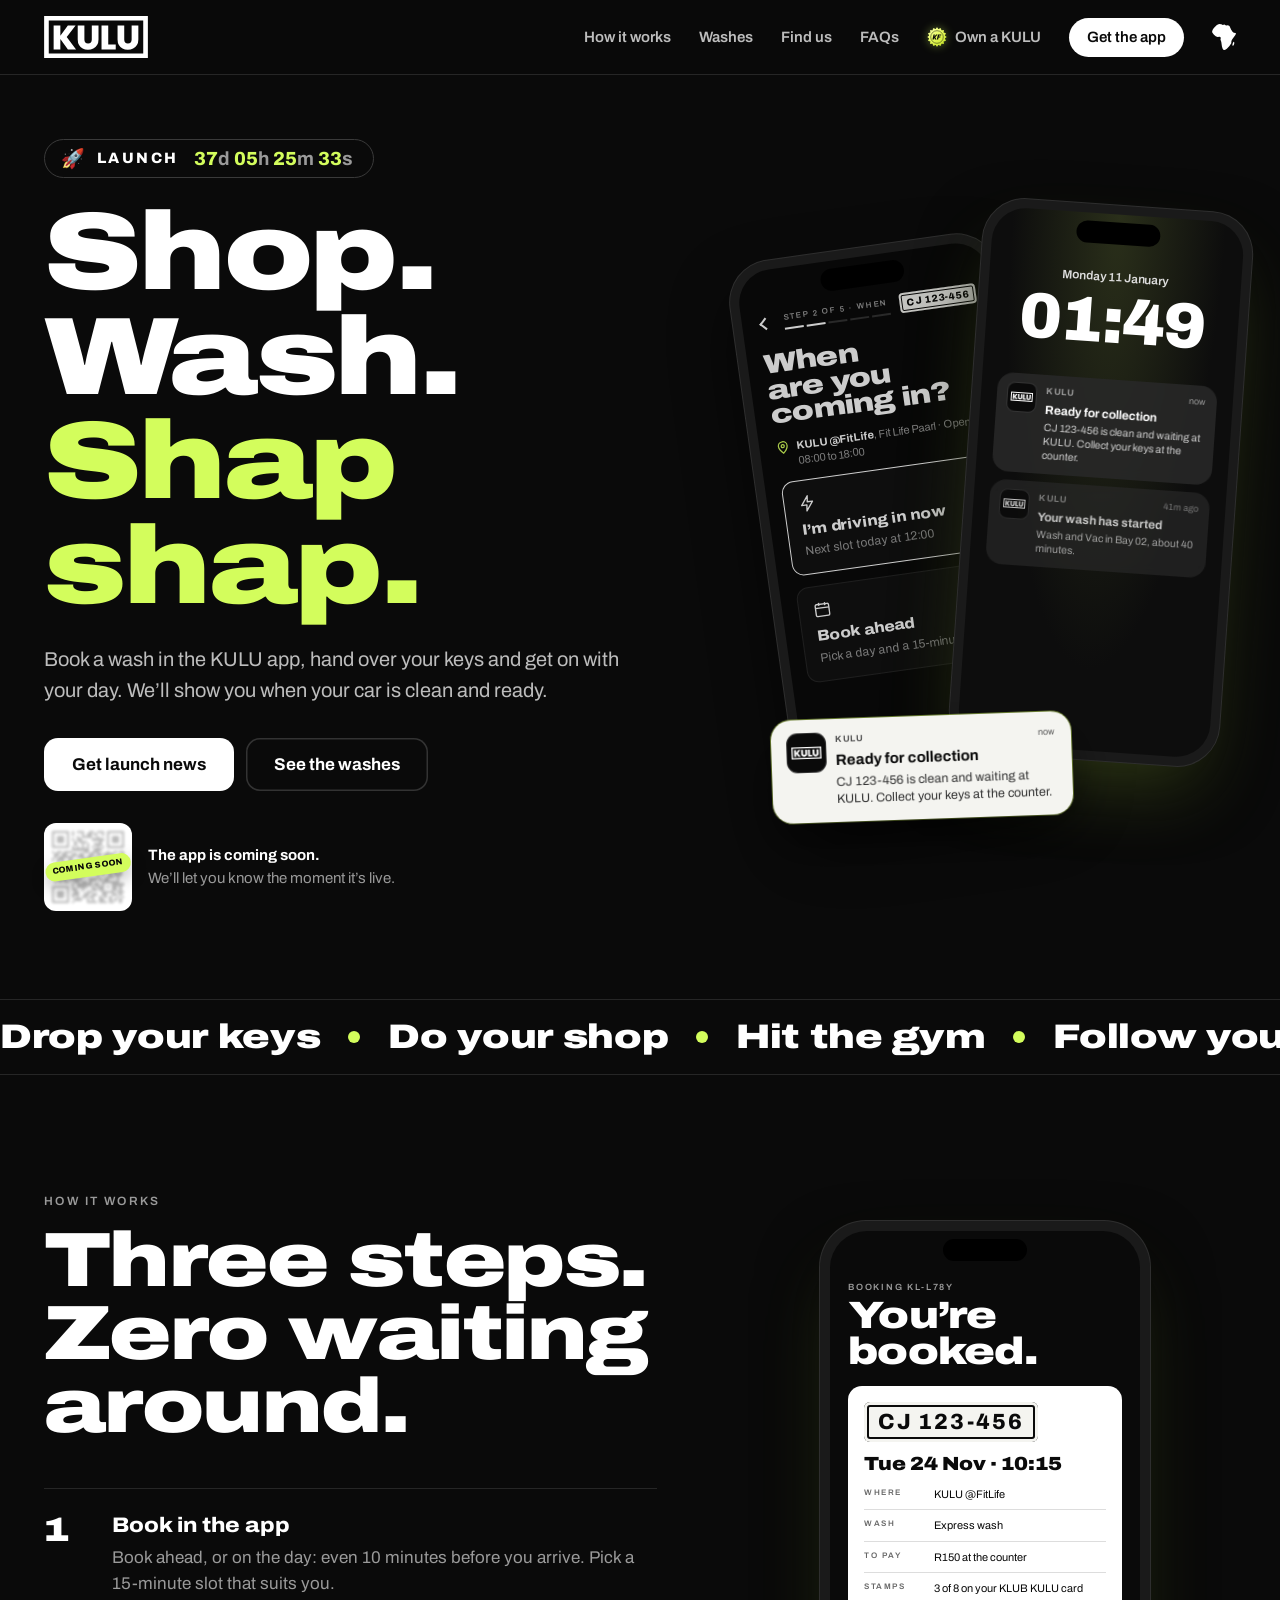
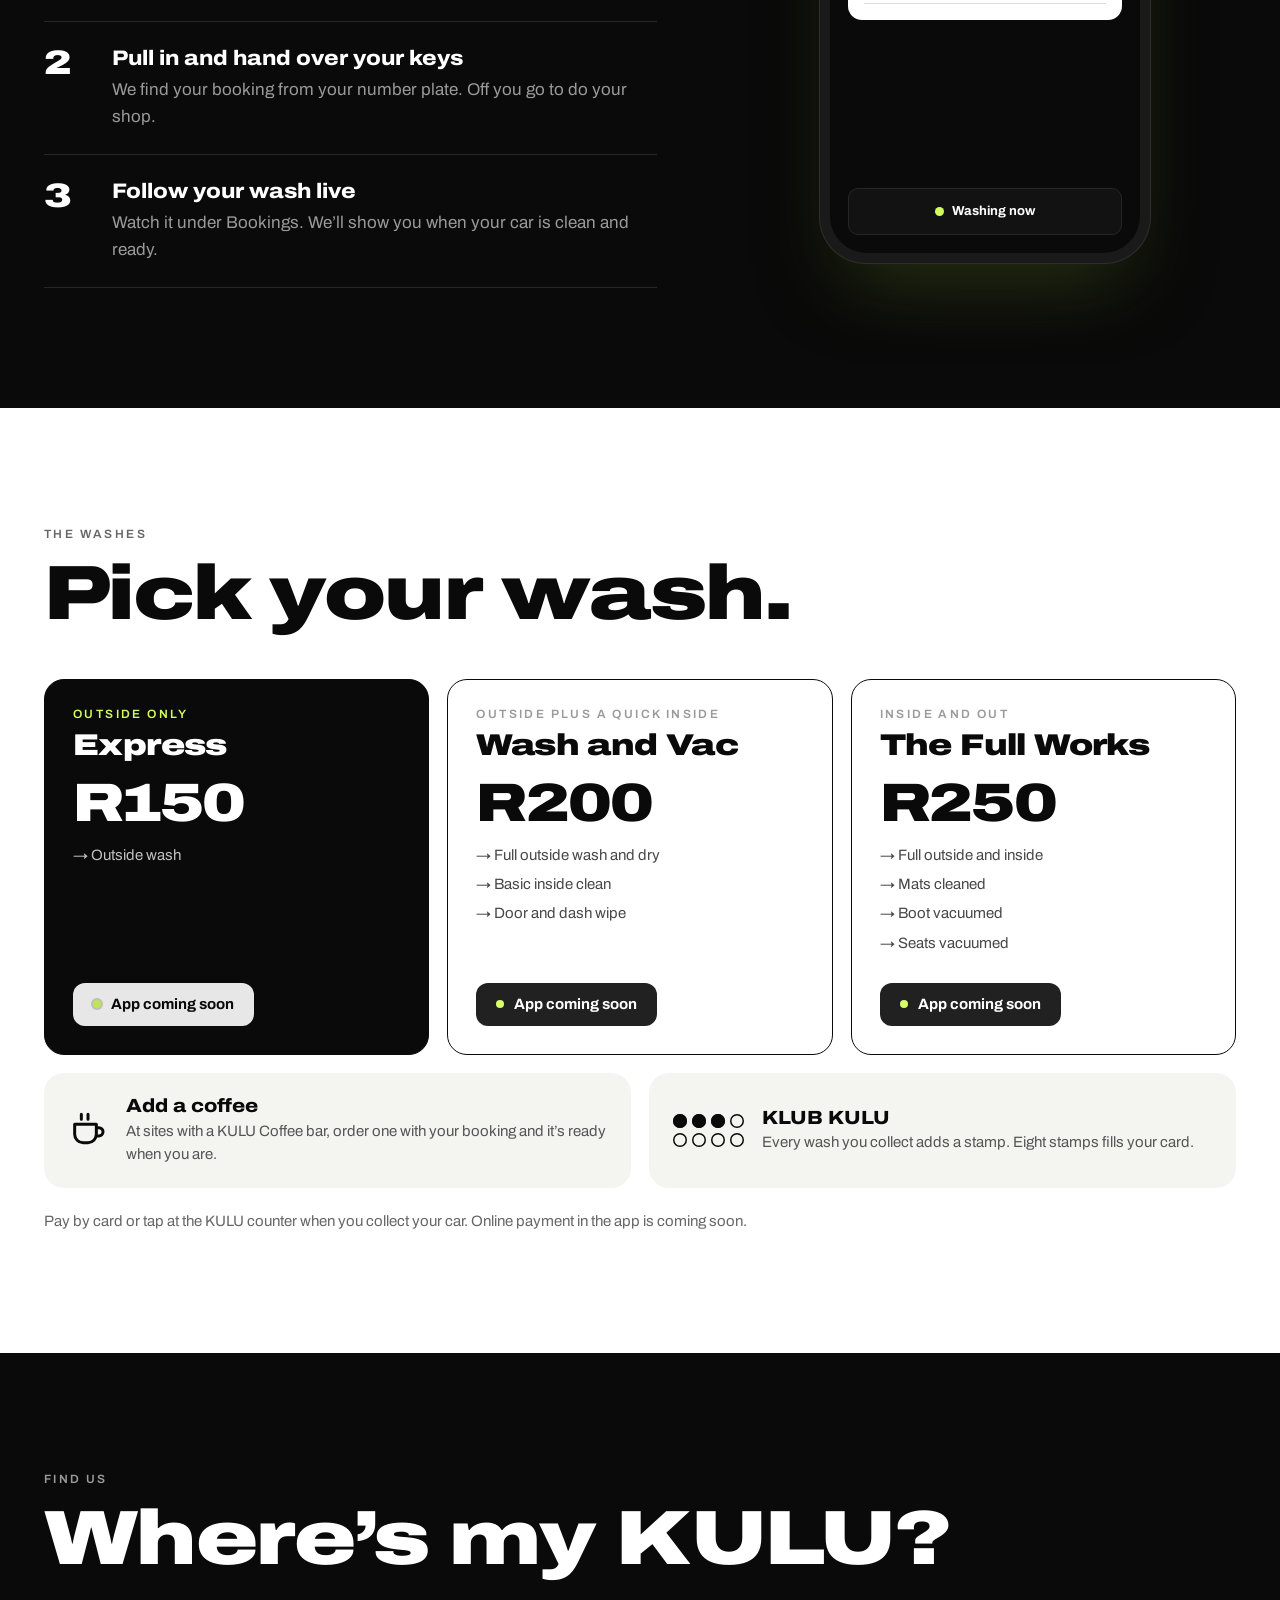
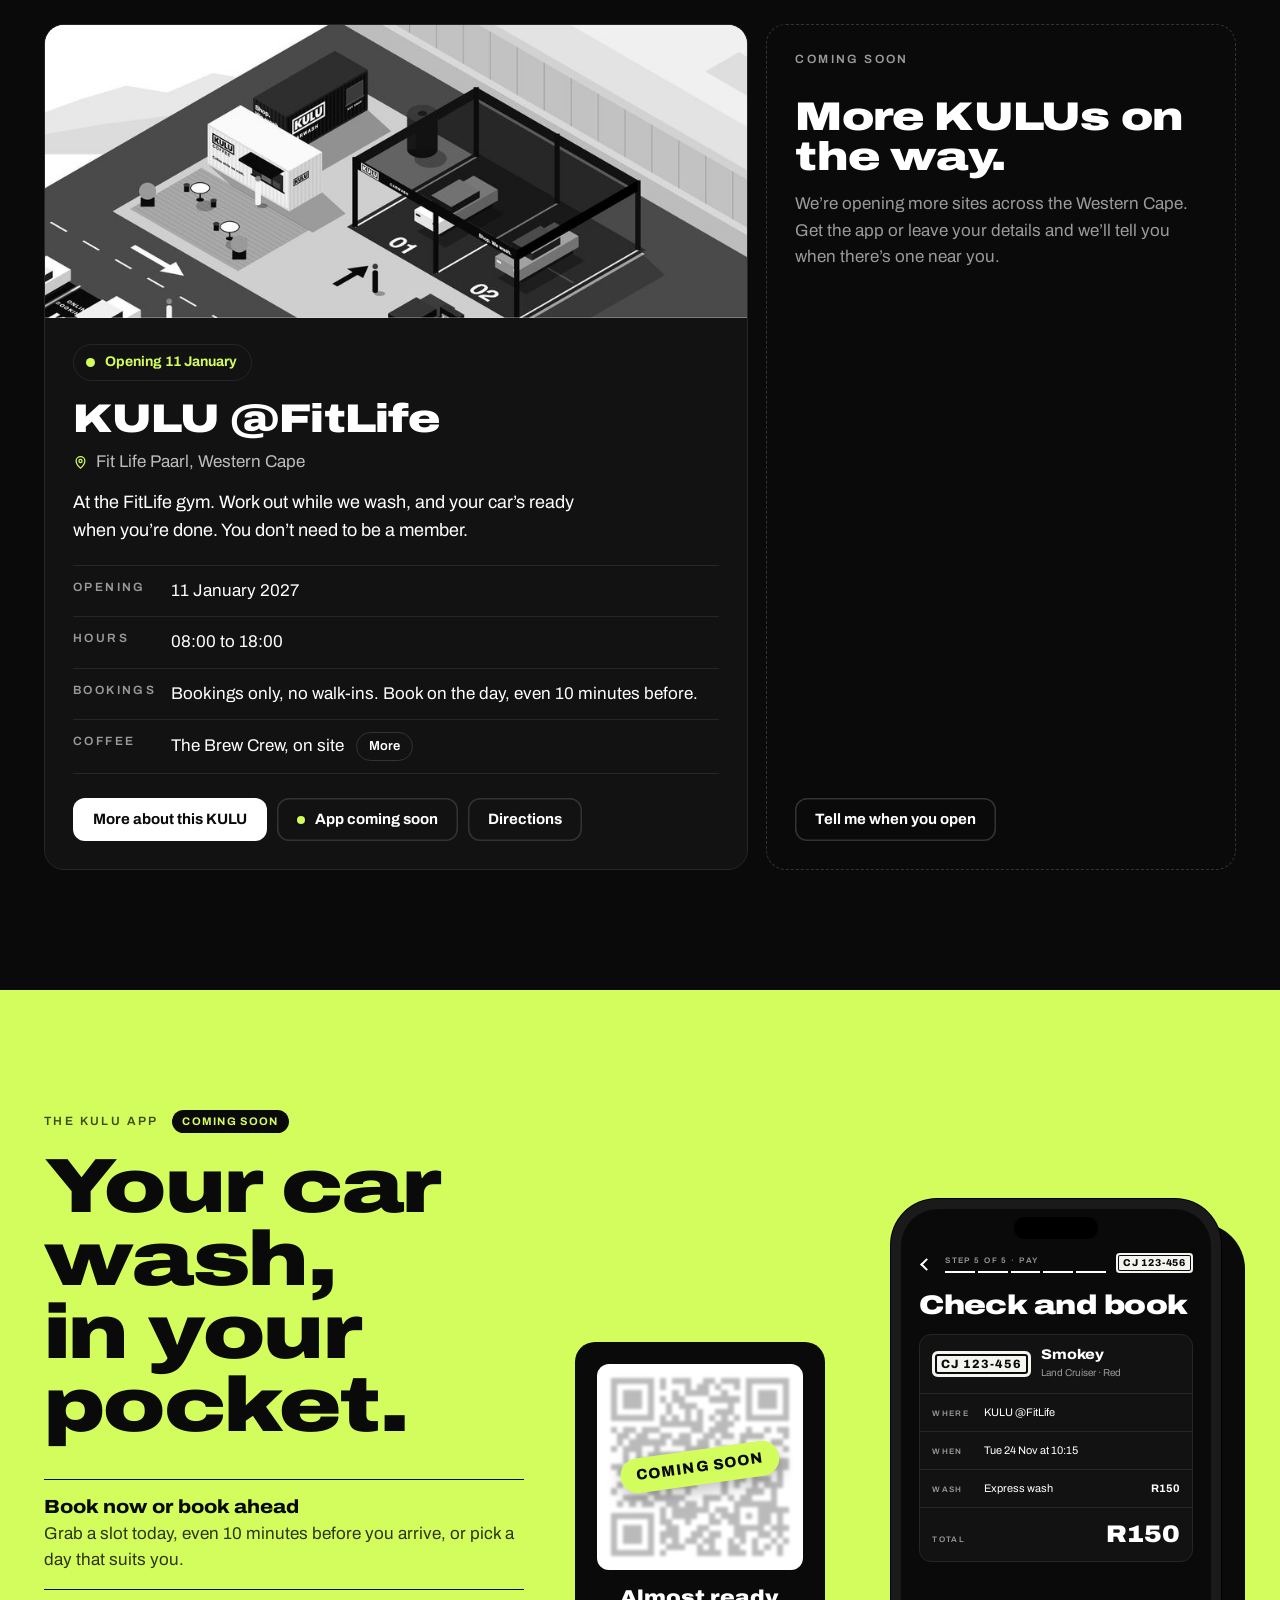
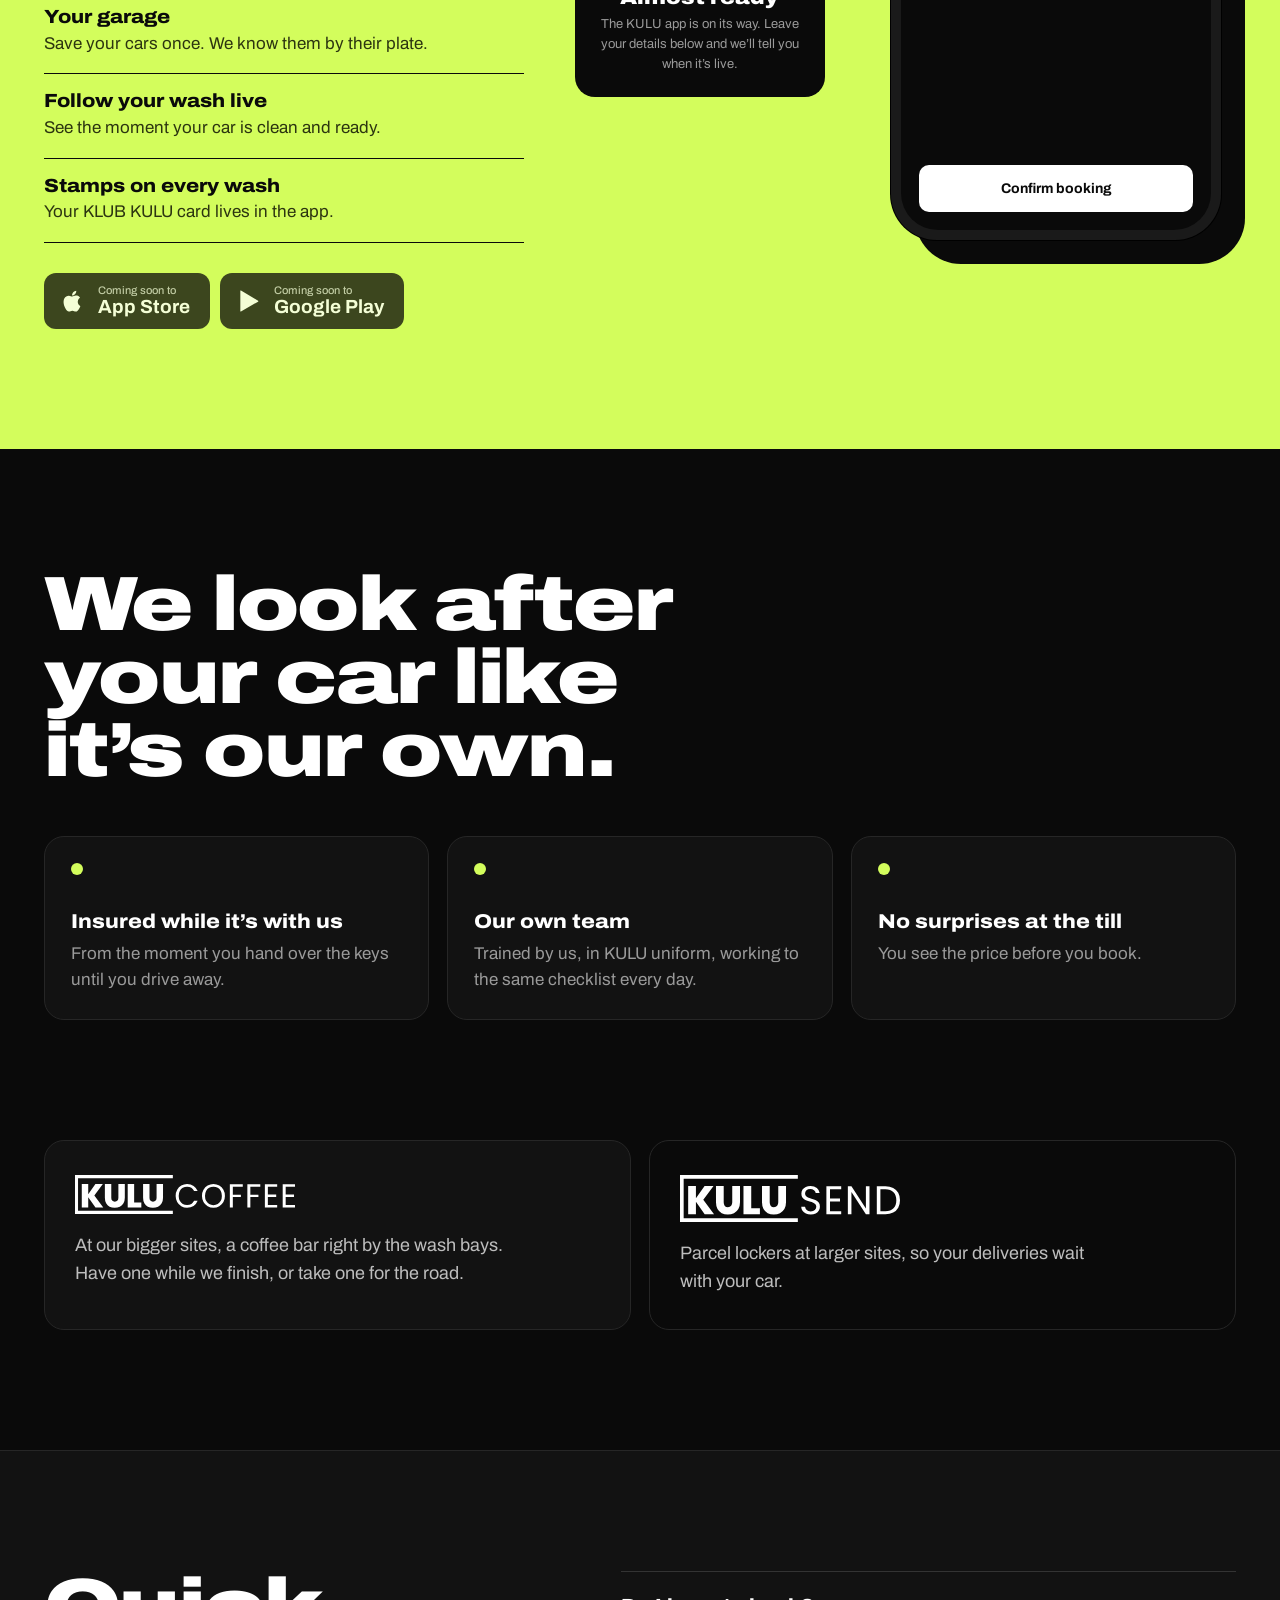
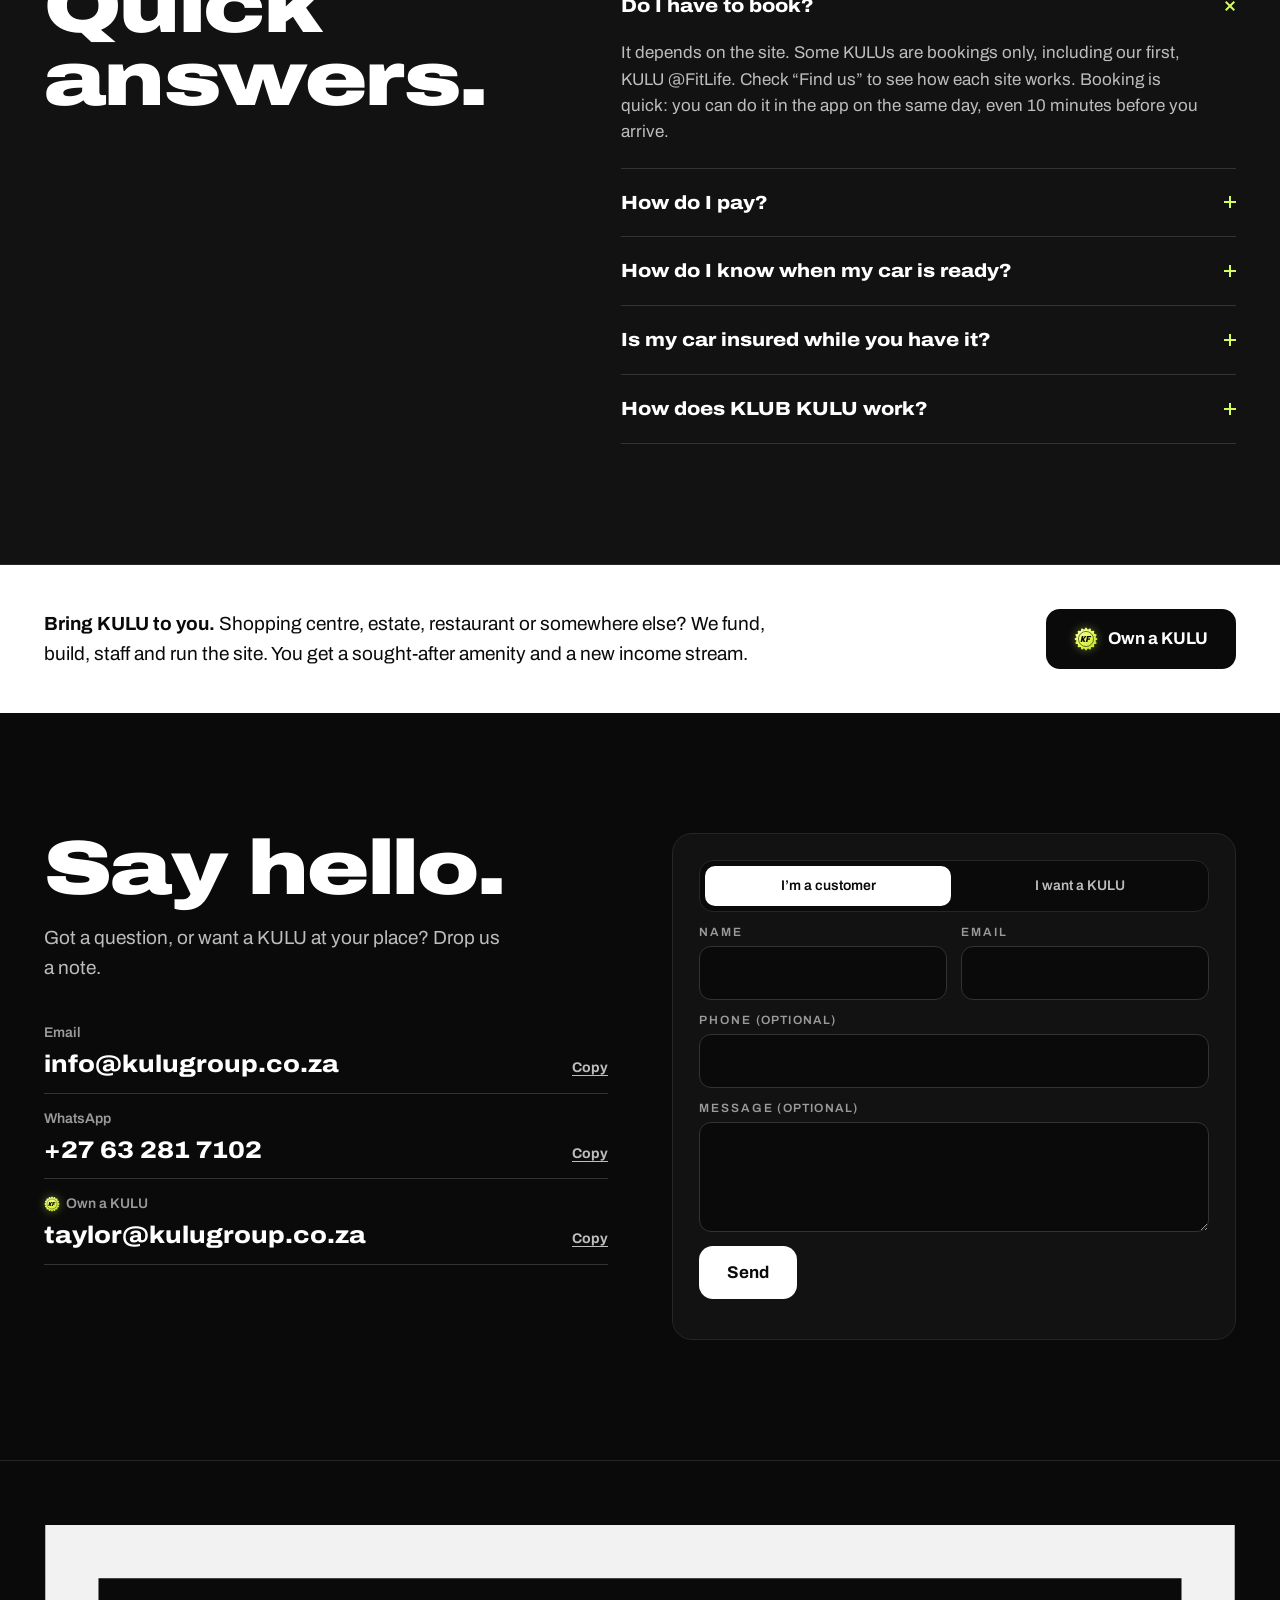
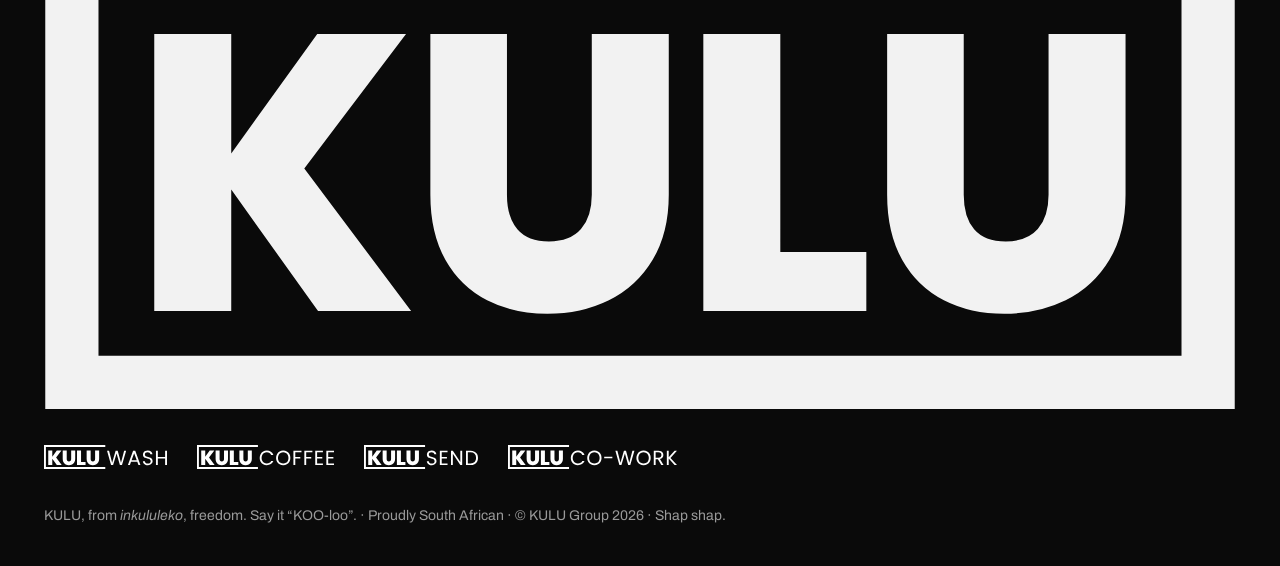
<file: index.html>
<!doctype html>
<html lang="en-ZA">
<head>
<meta charset="utf-8">
<meta name="viewport" content="width=device-width, initial-scale=1, viewport-fit=cover">
<title>KULU · Book a car wash in the app · Shap shap</title>
<meta name="description" content="Book a car wash in the KULU app, hand over your keys and get on with your day. KULU @FitLife, Fit Life Paarl. Open 08:00 to 18:00.">
<link rel="canonical" href="https://kulugroup.co.za/">
<meta name="theme-color" content="#0A0A0A">

<meta property="og:type" content="website">
<meta property="og:site_name" content="KULU">
<meta property="og:locale" content="en_ZA">
<meta property="og:url" content="https://kulugroup.co.za/">
<meta property="og:title" content="KULU · Book a car wash in the app · Shap shap">
<meta property="og:description" content="Book a wash in the KULU app, hand over your keys and get on with your day. KULU @FitLife, Fit Life Paarl.">
<meta property="og:image" content="https://kulugroup.co.za/assets/images/og-image.png">
<meta property="og:image:width" content="1200">
<meta property="og:image:height" content="630">
<meta property="og:image:alt" content="The KULU logo on black with the line: Shop. Wash. Shap shap.">
<meta name="twitter:card" content="summary_large_image">
<meta name="twitter:title" content="KULU · Book a car wash in the app · Shap shap">
<meta name="twitter:description" content="Book a wash in the KULU app, hand over your keys and get on with your day.">
<meta name="twitter:image" content="https://kulugroup.co.za/assets/images/og-image.png">
<link rel="icon" href="/favicon.svg" type="image/svg+xml">
<link rel="icon" href="/favicon-32.png" type="image/png" sizes="32x32">
<link rel="apple-touch-icon" href="/apple-touch-icon.png">
<link rel="preconnect" href="https://fonts.googleapis.com">
<link rel="preconnect" href="https://fonts.gstatic.com" crossorigin>
<link rel="stylesheet" href="https://fonts.googleapis.com/css2?family=Archivo:wdth,wght@100..125,400..900&display=swap">
<link rel="stylesheet" href="/css/app-landing.css">
<script src="/js/main.js" defer></script>
</head>
<body>

<a class="skip" href="#main">Skip to content</a>

<nav aria-label="Main">
  <div class="in">
    <a class="brand" href="/"><img src="/assets/logos/kulu-logo-white.svg" alt="KULU home" width="606" height="246"></a>
    <div class="links">
      <a href="#how">How it works</a>
      <a href="#washes">Washes</a>
      <a href="#find">Find us</a>
      <a href="#faq">FAQs</a>
      <a class="own" href="/ownerkulu/"><img class="kf" src="/assets/logos/kulu-franchise-badge.svg" alt="" width="100" height="100">Own a KULU</a>
      <a class="pill" href="#app">Get the app</a>
      <img class="africa" src="/assets/logos/africa-white.svg" alt="Proudly African" width="93" height="100">
      <button class="menu-btn" type="button" aria-expanded="false" aria-controls="mnav"><span class="vh">Menu</span><svg viewBox="0 0 24 24" aria-hidden="true"><path class="l1" d="M3 7H21"/><path class="l2" d="M3 17H21"/></svg></button>
    </div>
  </div>
  <div class="mnav" id="mnav" data-bp="861px" hidden>
    <div class="in"><a href="#how">How it works</a><a href="#washes">Washes</a><a href="#find">Find us</a><a href="#faq">FAQs</a><a href="#hello">Contact</a><a class="own" href="/ownerkulu/"><img class="kf" src="/assets/logos/kulu-franchise-badge.svg" alt="" width="100" height="100">Own a KULU</a></div>
  </div>
</nav>

<main id="main">

<!-- HERO -->
<header class="hero">
  <div class="in">
    <div class="hero-copy">
      <p class="status" data-open-status><span class="dot"></span><span class="status-text">KULU @FitLife · Opening 11 January</span></p>
      <p class="launch" data-countdown hidden role="timer" aria-label="Time until KULU @FitLife launches on 11 January at 09:00"><span class="rk" aria-hidden="true">🚀</span><span class="lt">Launch</span><span class="lv"><b data-cd="d">00</b><i>d</i> <b data-cd="h">00</b><i>h</i> <b data-cd="m">00</b><i>m</i> <b data-cd="s">00</b><i>s</i></span></p>
      <h1>Shop.<br>Wash.<br><span class="lime">Shap shap.</span></h1>
      <p class="lede">Book a wash in the KULU app, hand over your keys and get on with your day. We’ll show you when your car is clean and ready.</p>
      <div class="cta">
        <a class="btn" href="#hello" data-live-text="Get the app" data-live-href="#app">Get launch news</a>
        <a class="btn ghost" href="#washes">See the washes</a>
      </div>
      <div class="qr-mini">
        <span class="qr-wrap soon"><img src="/assets/images/qr-app.svg" alt="QR code linking to the KULU app" width="29" height="29"><span class="qr-badge">Coming soon</span></span>
        <p><b data-live-text="Scan to get the app.">The app is coming soon.</b> <span data-live-text="Point your phone camera at the code.">We’ll let you know the moment it’s live.</span></p>
      </div>
    </div>

    <div class="hero-phones" aria-hidden="true">
      <div class="phone hp-back">
      <div class="screen">
        <div class="appbar"><span class="back"></span><div class="stepper"><span class="lab">Step 2 of 5 · When</span><span class="bars"><i class="on"></i><i class="on"></i><i></i><i></i><i></i></span></div><span class="plate sm">CJ 123-456</span></div>
        <p class="s-title">When are you coming in?</p>
        <p class="s-loc"><svg viewBox="0 0 24 24"><path d="M12 21s-7-6.1-7-11.5a7 7 0 0 1 14 0C19 14.9 12 21 12 21z"/><circle cx="12" cy="9.5" r="2.5"/></svg><span><b>KULU @FitLife</b>, Fit Life Paarl · Open 08:00 to 18:00</span></p>
        <div class="s-card on"><svg viewBox="0 0 24 24"><path d="M13 2 4 14h7l-1 8 9-12h-7z"/></svg><b>I’m driving in now</b><span>Next slot today at 12:00</span></div>
        <div class="s-card"><svg viewBox="0 0 24 24"><rect x="3" y="5" width="18" height="16" rx="2"/><path d="M3 10h18M8 3v4M16 3v4"/></svg><b>Book ahead</b><span>Pick a day and a 15-minute slot</span></div>
        <div class="s-btn">Continue</div>
      </div>
      </div>
      <div class="phone hp-front"><div class="screen lock">
        <p class="l-date">Monday 11 January</p>
        <p class="l-time">01:49</p>
        <div class="notes">
          <div class="ntf"><span class="ic"><img src="/assets/logos/kulu-logo-white.svg" alt="" width="606" height="246"></span><div><p class="nt"><b>KULU</b><i>now</i></p><b>Ready for collection</b><span>CJ 123-456 is clean and waiting at KULU. Collect your keys at the counter.</span></div></div>
          <div class="ntf dim"><span class="ic"><img src="/assets/logos/kulu-logo-white.svg" alt="" width="606" height="246"></span><div><p class="nt"><b>KULU</b><i>41m ago</i></p><b>Your wash has started</b><span>Wash and Vac in Bay 02, about 40 minutes.</span></div></div>
        </div>
      </div></div>
      <div class="toast"><span class="ic"><img src="/assets/logos/kulu-logo-white.svg" alt="" width="606" height="246"></span><div><p class="nt"><b>KULU</b><i>now</i></p><b>Ready for collection</b><span>CJ 123-456 is clean and waiting at KULU. Collect your keys at the counter.</span></div></div>
    </div>
  </div>
</header>

<div class="ticker" aria-hidden="true"><div class="track">
  <div><span>Drop your keys</span><i></i><span>Do your shop</span><i></i><span>Hit the gym</span><i></i><span>Follow your wash live</span><i></i><span>Collect a clean car</span><i></i><span>Shap shap</span><i></i></div>
  <div><span>Drop your keys</span><i></i><span>Do your shop</span><i></i><span>Hit the gym</span><i></i><span>Follow your wash live</span><i></i><span>Collect a clean car</span><i></i><span>Shap shap</span><i></i></div>
</div></div>

<!-- HOW IT WORKS -->
<section class="how" id="how">
  <div class="in">
    <div>
      <p class="k">How it works</p>
      <h2>Three steps. Zero waiting around.</h2>
      <ol class="steps">
        <li><b>1</b><div><h3>Book in the app</h3><p>Book ahead, or on the day: even 10 minutes before you arrive. Pick a 15-minute slot that suits you.</p></div></li>
        <li><b>2</b><div><h3>Pull in and hand over your keys</h3><p>We find your booking from your number plate. Off you go to do your shop.</p></div></li>
        <li><b>3</b><div><h3>Follow your wash live</h3><p>Watch it under Bookings. We’ll show you when your car is clean and ready.</p></div></li>
      </ol>
    </div>
    <div class="phone" aria-hidden="true">
      <div class="screen">
        <p class="s-k">Booking KL-L78Y</p>
        <p class="s-title xl">You’re booked.</p>
        <div class="s-ticket">
          <span class="plate">CJ 123-456</span>
          <p class="when">Tue 24 Nov · 10:15</p>
          <dl>
            <div><dt>Where</dt><dd>KULU @FitLife</dd></div>
            <div><dt>Wash</dt><dd>Express wash</dd></div>
            <div><dt>To pay</dt><dd>R150 at the counter</dd></div>
            <div><dt>Stamps</dt><dd>3 of 8 on your KLUB KULU card</dd></div>
          </dl>
        </div>
        <div class="s-live"><span class="dot"></span>Washing now</div>
      </div>
    </div>
  </div>
</section>

<!-- WASHES -->
<section class="washes" id="washes">
  <div class="in">
    <p class="k">The washes</p>
    <h2>Pick your wash.</h2>
    <div class="wgrid">
      <article class="wash">
        <p class="wk">Outside only</p>
        <h3>Express</h3>
        <p class="price">R150</p>
        <ul><li>Outside wash</li></ul>
        <a class="btn sm soon" aria-disabled="true" data-live-text="Book in the app" data-live-href="/app/">App coming soon</a>
      </article>
      <article class="wash">
        <p class="wk">Outside plus a quick inside</p>
        <h3>Wash and Vac</h3>
        <p class="price">R200</p>
        <ul><li>Full outside wash and dry</li><li>Basic inside clean</li><li>Door and dash wipe</li></ul>
        <a class="btn sm soon" aria-disabled="true" data-live-text="Book in the app" data-live-href="/app/">App coming soon</a>
      </article>
      <article class="wash">
        <p class="wk">Inside and out</p>
        <h3>The Full Works</h3>
        <p class="price">R250</p>
        <ul><li>Full outside and inside</li><li>Mats cleaned</li><li>Boot vacuumed</li><li>Seats vacuumed</li></ul>
        <a class="btn sm soon" aria-disabled="true" data-live-text="Book in the app" data-live-href="/app/">App coming soon</a>
      </article>
    </div>
    <div class="extras">
      <div class="extra"><svg viewBox="0 0 24 24" aria-hidden="true"><path d="M4 8h13v6a5 5 0 0 1-5 5H9a5 5 0 0 1-5-5zM17 10h1.5a2.5 2.5 0 0 1 0 5H17M8 2v3M12 2v3"/></svg><div><h3>Add a coffee</h3><p>At sites with a KULU Coffee bar, order one with your booking and it’s ready when you are.</p></div></div>
      <div class="extra"><span class="stamps" aria-hidden="true"><i class="f"></i><i class="f"></i><i class="f"></i><i></i><i></i><i></i><i></i><i></i></span><div><h3>KLUB KULU</h3><p>Every wash you collect adds a stamp. Eight stamps fills your card.</p></div></div>
    </div>
    <p class="note">Pay by card or tap at the KULU counter when you collect your car. Online payment in the app is coming soon.</p>
  </div>
</section>

<!-- FIND US -->
<section class="find" id="find">
  <div class="in">
    <p class="k">Find us</p>
    <h2>Where’s my KULU?</h2>
    <div class="fgrid">
      <article class="site">
        <div class="site-img"><img src="/assets/images/site-illustration-900.jpg" width="900" height="361" loading="lazy" decoding="async" alt="Illustration of a KULU site with coffee container and wash bays"></div>
        <div class="site-body">
          <p class="status" data-open-status><span class="dot"></span><span class="status-text">Opening 11 January</span></p>
          <h3>KULU @FitLife</h3>
          <p class="addr"><svg viewBox="0 0 24 24" aria-hidden="true"><path d="M12 21s-7-6.1-7-11.5a7 7 0 0 1 14 0C19 14.9 12 21 12 21z"/><circle cx="12" cy="9.5" r="2.5"/></svg>Fit Life Paarl, Western Cape</p>
          <p class="site-intro">At the FitLife gym. Work out while we wash, and your car’s ready when you’re done. You don’t need to be a member.</p>
          <dl>
            <div><dt>Opening</dt><dd>11 January 2027</dd></div>
            <div><dt>Hours</dt><dd>08:00 to 18:00</dd></div>
            <div><dt>Bookings</dt><dd>Bookings only, no walk‑ins. Book on the day, even 10 minutes before.</dd></div>
            <div><dt>Coffee</dt><dd class="dd-more">The Brew Crew, on site <button class="more-btn" type="button" data-dialog="site-fitlife" data-dialog-focus="brewcrew" aria-label="More about coffee at The Brew Crew">More</button></dd></div>
          </dl>
          <div class="row">
            <button class="btn sm" type="button" data-dialog="site-fitlife">More about this KULU</button>
            <a class="btn sm ghost soon" aria-disabled="true" data-live-text="Book here" data-live-href="/app/">App coming soon</a>
            <a class="btn sm ghost" href="https://www.google.com/maps/search/?api=1&amp;query=Fit+Life+Paarl" target="_blank" rel="noopener">Directions</a>
          </div>
        </div>
      </article>
      <article class="site soon">
        <p class="k">Coming soon</p>
        <h3>More KULUs on the way.</h3>
        <p>We’re opening more sites across the Western Cape. Get the app or leave your details and we’ll tell you when there’s one near you.</p>
        <a class="btn sm ghost" href="#hello">Tell me when you open</a>
      </article>
    </div>
  </div>
</section>

<dialog class="sheet" id="site-fitlife" aria-labelledby="fitlife-title">
  <div class="sheet-in">
    <button class="sheet-x" type="button" data-dialog-close aria-label="Close"><svg viewBox="0 0 24 24" aria-hidden="true"><path d="M5 5l14 14M19 5L5 19"/></svg></button>
    <p class="k">KULU @FitLife</p>
    <h3 id="fitlife-title">Wash while you work out.</h3>
    <p class="status soon"><span class="dot"></span><span>Opening <b>11 January 2027</b></span></p>
    <p class="sheet-lede">We’re at the FitLife gym in Paarl. Hand us your keys on your way in, do your workout, and your car will be clean and ready when you’re finished. Not a member? No problem: anyone can book a wash here.</p>
    <p class="sheet-note"><b>Bookings only.</b> There are no walk‑ins at this KULU, so book in the app before you come. You can book on the same day, even 10 minutes before you arrive.</p>

    <h4>What you can do here</h4>
    <ul class="dos">
      <li><b>Get your car washed</b><span>Express R150, Wash and Vac R200 or The Full Works R250. Book a 15-minute slot in the app, ahead of time or on the day.</span></li>
      <li><b>Work out while we wash</b><span>FitLife member? Train while we wash. By the time you’re done, so are we.</span></li>
      <li id="brewcrew" tabindex="-1"><b>Grab a coffee at The Brew Crew</b><span>There’s no KULU Coffee bar at this site, but there is coffee on site. The Brew Crew is part of FitLife, so stop for one while we finish your car. You don’t need to be a member.</span></li>
      <li><b>Collect your stamps</b><span>Every wash you collect adds a stamp to your KLUB KULU card in the app.</span></li>
    </ul>

    <h4>Good to know</h4>
    <dl>
      <div><dt>Where</dt><dd>Fit Life Paarl, Western Cape</dd></div>
      <div><dt>Hours</dt><dd>08:00 to 18:00</dd></div>
      <div><dt>Bookings</dt><dd>Bookings only, no walk‑ins. Book on the day, even 10 minutes before</dd></div>
      <div><dt>Slots</dt><dd>Every 15 minutes</dd></div>
      <div><dt>Gym</dt><dd>No membership needed</dd></div>
      <div><dt>Pay</dt><dd>Card or tap at the KULU counter when you collect</dd></div>
    </dl>

    <div class="row">
      <a class="btn sm soon" aria-disabled="true" data-live-text="Book in the app" data-live-href="/app/">App coming soon</a>
      <a class="btn sm ghost" href="https://www.google.com/maps/search/?api=1&amp;query=Fit+Life+Paarl" target="_blank" rel="noopener">Directions</a>
    </div>
  </div>
</dialog>

<!-- APP -->
<section class="app" id="app">
  <div class="in">
    <div class="app-copy">
      <p class="k">The KULU app <span class="soon-tag" data-hide-live>Coming soon</span></p>
      <h2>Your car wash, in your pocket.</h2>
      <ul class="feats">
        <li><b>Book now or book ahead</b><span>Grab a slot today, even 10 minutes before you arrive, or pick a day that suits you.</span></li>
        <li><b>Your garage</b><span>Save your cars once. We know them by their plate.</span></li>
        <li><b>Follow your wash live</b><span>See the moment your car is clean and ready.</span></li>
        <li><b>Stamps on every wash</b><span>Your KLUB KULU card lives in the app.</span></li>
      </ul>
      <div class="stores">
        <a class="store" href="/app/" data-store="APP_STORE_URL"><svg viewBox="0 0 24 24" aria-hidden="true"><path fill="currentColor" d="M16.4 12.6c0-2.4 2-3.6 2.1-3.7-1.1-1.7-2.9-1.9-3.5-1.9-1.5-.2-2.9.9-3.7.9-.8 0-1.9-.9-3.2-.8-1.6 0-3.2 1-4 2.4-1.7 3-.4 7.4 1.2 9.8.8 1.2 1.8 2.5 3 2.4 1.2 0 1.7-.8 3.1-.8 1.5 0 1.9.8 3.2.8 1.3 0 2.1-1.2 2.9-2.4.9-1.4 1.3-2.7 1.3-2.8 0 0-2.4-1-2.4-3.9zM14 5.5c.7-.8 1.1-1.9 1-3-1 0-2.1.7-2.8 1.5-.6.7-1.2 1.8-1 2.9 1.1.1 2.1-.6 2.8-1.4z"/></svg><span><small data-store-label>Download on the</small>App Store</span></a>
        <a class="store" href="/app/" data-store="PLAY_STORE_URL"><svg viewBox="0 0 24 24" aria-hidden="true"><path fill="currentColor" d="M4 2.6v18.8c0 .3.3.5.6.3L20.4 12.6c.3-.2.3-.6 0-.8L4.6 2.3c-.3-.2-.6 0-.6.3z"/></svg><span><small data-store-label>Get it on</small>Google Play</span></a>
      </div>
    </div>
    <div class="qr-card">
      <div class="qr qr-wrap soon"><img src="/assets/images/qr-app.svg" alt="QR code linking to the KULU app at kulugroup.co.za/app" width="29" height="29"><span class="qr-badge">Coming soon</span></div>
      <p class="qr-t" data-live-text="Scan to get the app">Almost ready</p>
      <p class="qr-s" data-live-text="Point your phone camera at the code. It opens the right store for your phone.">The KULU app is on its way. Leave your details below and we’ll tell you when it’s live.</p>
    </div>
    <div class="phone app-phone" aria-hidden="true">
      <div class="screen">
        <div class="appbar"><span class="back"></span><div class="stepper"><span class="lab">Step 5 of 5 · Pay</span><span class="bars"><i class="on"></i><i class="on"></i><i class="on"></i><i class="on"></i><i class="on"></i></span></div><span class="plate sm">CJ 123-456</span></div>
        <p class="s-title">Check and book</p>
        <div class="s-sum">
          <div class="car"><span class="plate">CJ 123-456</span><div><b>Smokey</b><span>Land Cruiser · Red</span></div></div>
          <div class="r"><span>Where</span><em>KULU @FitLife</em></div>
          <div class="r"><span>When</span><em>Tue 24 Nov at 10:15</em></div>
          <div class="r"><span>Wash</span><em>Express wash</em><strong>R150</strong></div>
          <div class="r tot"><span>Total</span><strong>R150</strong></div>
        </div>
        <div class="s-btn">Confirm booking</div>
      </div>
    </div>
  </div>
</section>

<!-- TRUST -->
<section class="trust">
  <div class="in">
    <h2>We look after your car like it’s our own.</h2>
    <div class="tgrid">
      <div><h3>Insured while it’s with us</h3><p>From the moment you hand over the keys until you drive away.</p></div>
      <div><h3>Our own team</h3><p>Trained by us, in KULU uniform, working to the same checklist every day.</p></div>
      <div><h3>No surprises at the till</h3><p>You see the price before you book.</p></div>
    </div>
  </div>
</section>

<!-- COFFEE + SEND -->
<section class="more">
  <div class="in">
    <div class="m coffee"><img src="/assets/logos/kulu-coffee-white.svg" alt="KULU Coffee" width="1339" height="234"><p>At our bigger sites, a coffee bar right by the wash bays. Have one while we finish, or take one for the road.</p></div>
    <div class="m"><img src="/assets/logos/kulu-send-white.svg" alt="KULU Send" width="1112" height="234"><p>Parcel lockers at larger sites, so your deliveries wait with your car.</p></div>
  </div>
</section>

<!-- FAQ -->
<section class="faq" id="faq">
  <div class="in">
    <h2>Quick answers.</h2>
    <div class="qs">
      <details open><summary>Do I have to book?</summary><p>It depends on the site. Some KULUs are bookings only, including our first, KULU @FitLife. Check “Find us” to see how each site works. Booking is quick: you can do it in the app on the same day, even 10 minutes before you arrive.</p></details>
      <details><summary>How do I pay?</summary><p>By card or tap at the KULU counter when you collect your car. Paying in the app is coming soon.</p></details>
      <details><summary>How do I know when my car is ready?</summary><p>Follow your wash live under Bookings in the app. We’ll show you when your car is clean and ready.</p></details>
      <details><summary>Is my car insured while you have it?</summary><p>Yes. From the moment you hand over the keys until you drive away.</p></details>
      <details><summary>How does KLUB KULU work?</summary><p>Every wash you collect adds a stamp to the card in your app. Eight stamps fills it.</p></details>
    </div>
  </div>
</section>

<!-- PARTNERS -->
<section class="pstrip">
  <div class="in">
    <p><b>Bring KULU to you.</b> Shopping centre, estate, restaurant or somewhere else? We fund, build, staff and run the site. You get a sought-after amenity and a new income stream.</p>
    <a class="btn own" href="/ownerkulu/"><img class="kf" src="/assets/logos/kulu-franchise-badge.svg" alt="" width="100" height="100">Own a KULU</a>
  </div>
</section>

<!-- CONTACT -->
<section class="contact" id="hello">
  <div class="in">
    <div><h2>Say hello.</h2><p class="lede">Got a question, or want a KULU at your place? Drop us a note.</p>
      <div class="lines">
        <div class="line"><span>Email</span><strong><a id="c-email" data-config="EMAIL" href="mailto:info@kulugroup.co.za">info@kulugroup.co.za</a></strong><button type="button" data-copy="c-email" aria-label="Copy email address">Copy</button></div>
        <div class="line"><span>WhatsApp</span><strong><a id="c-phone" data-config="WHATSAPP" href="https://wa.me/27632817102">+27 63 281 7102</a></strong><button type="button" data-copy="c-phone" aria-label="Copy WhatsApp number">Copy</button></div>
        <div class="line"><span class="own"><img class="kf" src="/assets/logos/kulu-franchise-badge.svg" alt="" width="100" height="100">Own a KULU</span><strong><a id="c-centre" data-config="PARTNER_EMAIL" href="mailto:taylor@kulugroup.co.za">taylor@kulugroup.co.za</a></strong><button type="button" data-copy="c-centre" aria-label="Copy Own a KULU email">Copy</button></div>
      </div>
    </div>
    <form class="form" id="f" method="POST" novalidate>
      <div class="seg" role="radiogroup" aria-label="What brings you here">
        <input type="radio" name="enquiry_type" id="t-news" value="Tell me when you open" checked><label for="t-news">I’m a customer</label>
        <input type="radio" name="enquiry_type" id="t-partner" value="I want a KULU"><label for="t-partner">I want a KULU</label>
      </div>
      <div class="row2"><label for="f-name">Name<input id="f-name" name="name" autocomplete="name" required></label><label for="f-email">Email<input id="f-email" name="email" type="email" autocomplete="email" required></label></div>
      <label for="f-site" id="site-wrap" hidden>Business or site name<input id="f-site" name="site" autocomplete="organization"></label>
      <label for="f-phone"><span>Phone <span class="opt">(optional)</span></span><input id="f-phone" name="phone" type="tel" autocomplete="tel"></label>
      <label for="f-msg"><span>Message <span class="opt">(optional)</span></span><textarea id="f-msg" name="message"></textarea></label>
      <input class="gotcha" type="text" name="_gotcha" tabindex="-1" autocomplete="off">
      <button class="btn" type="submit">Send</button>
      <div aria-live="polite"><p class="msg" id="f-ok" hidden>Thanks. We’ll be in touch soon. Shap shap.</p><p class="msg err" id="f-err" hidden>Sorry, that didn’t send. Please try again, or email us at <a data-config="EMAIL" href="mailto:info@kulugroup.co.za">info@kulugroup.co.za</a>.</p></div>
    </form>
  </div>
</section>

</main>

<footer class="foot">
  <div class="in">
    <img class="big" src="/assets/logos/kulu-logo-white.svg" alt="KULU" width="606" height="246">
    <div class="subs"><img src="/assets/logos/kulu-wash-white.svg" alt="KULU Wash" width="1196" height="234"><img src="/assets/logos/kulu-coffee-white.svg" alt="KULU Coffee" width="1339" height="234"><img src="/assets/logos/kulu-send-white.svg" alt="KULU Send" width="1112" height="234"><img src="/assets/logos/kulu-co-work-white.svg" alt="KULU Co-work" width="1649" height="234"></div>
    <p>KULU, from <i>inkululeko</i>, freedom. Say it “KOO-loo”. · Proudly South African · © KULU Group <span id="yr">2026</span> · Shap shap.</p>
  </div>
</footer>

</body>
</html>
</file>
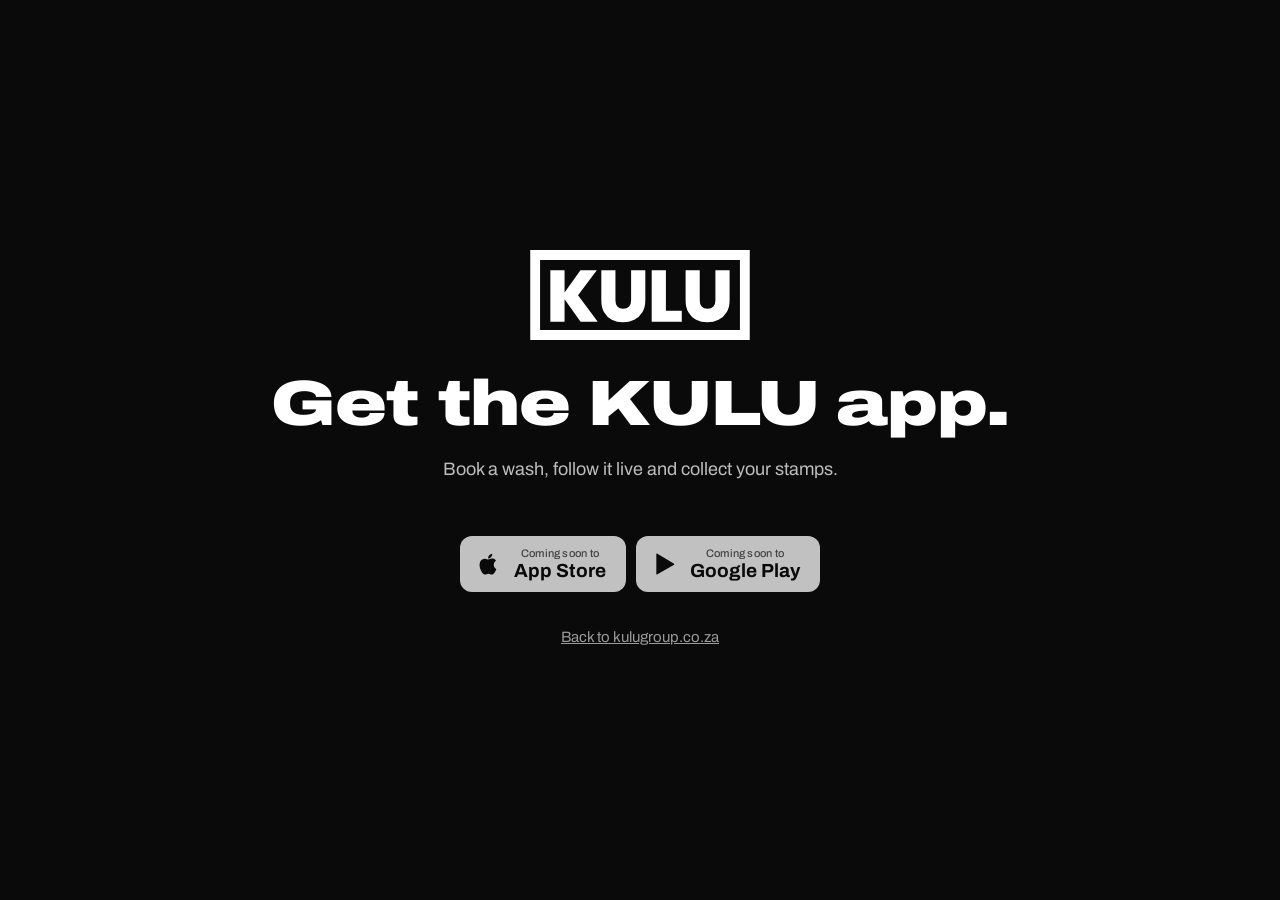
<file: app/index.html>
<!doctype html>
<html lang="en-ZA">
<head>
<meta charset="utf-8">
<meta name="viewport" content="width=device-width, initial-scale=1, viewport-fit=cover">
<title>Get the KULU app</title>
<meta name="description" content="Book a car wash in the KULU app.">
<meta name="theme-color" content="#0A0A0A">
<link rel="icon" href="/favicon.svg" type="image/svg+xml">
<link rel="apple-touch-icon" href="/apple-touch-icon.png">
<link rel="preconnect" href="https://fonts.googleapis.com">
<link rel="preconnect" href="https://fonts.gstatic.com" crossorigin>
<link rel="stylesheet" href="https://fonts.googleapis.com/css2?family=Archivo:wdth,wght@100..125,400..900&display=swap">
<link rel="stylesheet" href="/css/app-landing.css">
<script src="/js/main.js" defer></script>
</head>
<body data-app-redirect>
<main class="getapp">
  <img src="/assets/logos/kulu-logo-white.svg" alt="KULU" width="606" height="246">
  <h1>Get the KULU app.</h1>
  <p>Book a wash, follow it live and collect your stamps.</p>
  <div class="stores">
    <a class="store" href="/#hello" data-store="APP_STORE_URL"><svg viewBox="0 0 24 24" aria-hidden="true"><path fill="currentColor" d="M16.4 12.6c0-2.4 2-3.6 2.1-3.7-1.1-1.7-2.9-1.9-3.5-1.9-1.5-.2-2.9.9-3.7.9-.8 0-1.9-.9-3.2-.8-1.6 0-3.2 1-4 2.4-1.7 3-.4 7.4 1.2 9.8.8 1.2 1.8 2.5 3 2.4 1.2 0 1.7-.8 3.1-.8 1.5 0 1.9.8 3.2.8 1.3 0 2.1-1.2 2.9-2.4.9-1.4 1.3-2.7 1.3-2.8 0 0-2.4-1-2.4-3.9zM14 5.5c.7-.8 1.1-1.9 1-3-1 0-2.1.7-2.8 1.5-.6.7-1.2 1.8-1 2.9 1.1.1 2.1-.6 2.8-1.4z"/></svg><span><small data-store-label>Download on the</small>App Store</span></a>
    <a class="store" href="/#hello" data-store="PLAY_STORE_URL"><svg viewBox="0 0 24 24" aria-hidden="true"><path fill="currentColor" d="M4 2.6v18.8c0 .3.3.5.6.3L20.4 12.6c.3-.2.3-.6 0-.8L4.6 2.3c-.3-.2-.6 0-.6.3z"/></svg><span><small data-store-label>Get it on</small>Google Play</span></a>
  </div>
  <a class="back-home" href="/">Back to kulugroup.co.za</a>
</main>
</body>
</html>
</file>
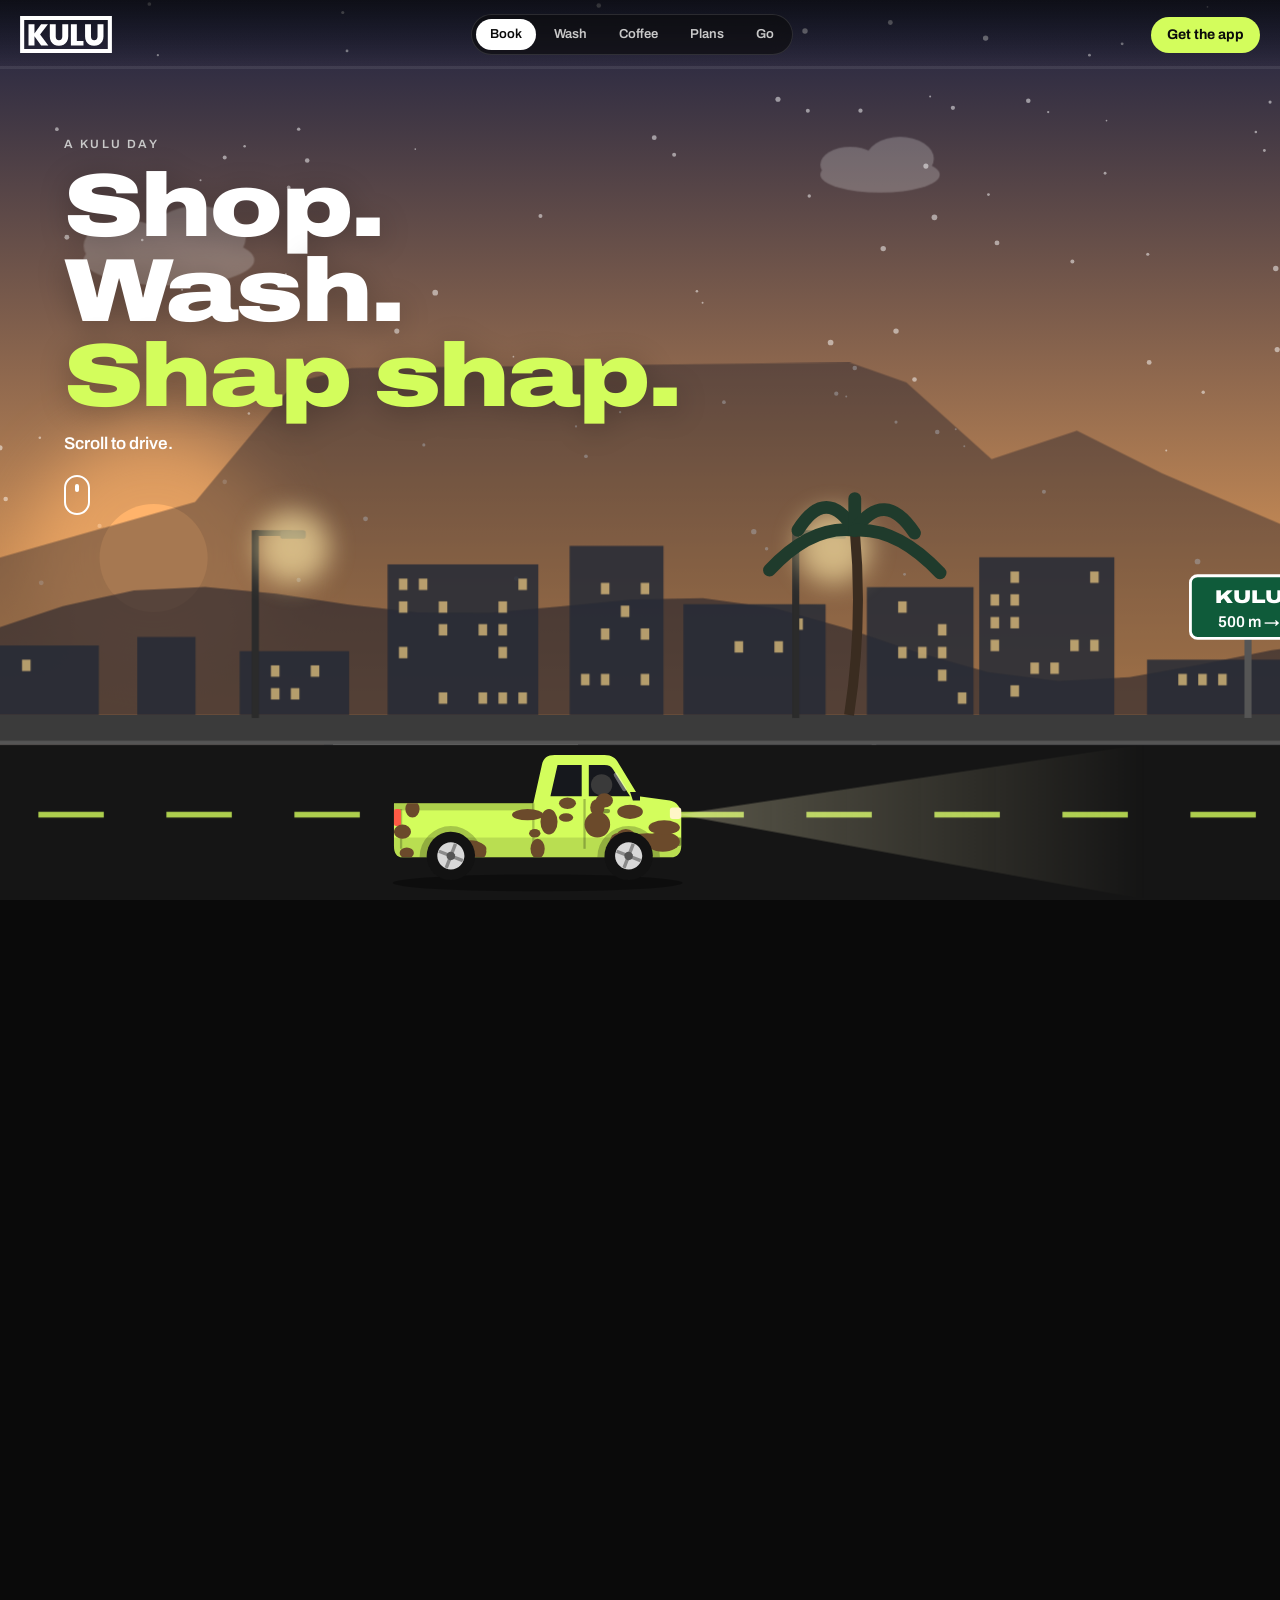
<file: demo/index.html>
<!doctype html>
<html lang="en-ZA">
<head>
<meta charset="utf-8">
<meta name="viewport" content="width=device-width, initial-scale=1, viewport-fit=cover">
<title>KULU · Take a drive</title>
<meta name="description" content="Scroll to drive: book, wash, coffee and the three KULU site designs.">
<meta name="robots" content="noindex, nofollow"><!-- demo at /demo: not linked from the main site -->
<meta name="theme-color" content="#0A0A0A">
<link rel="icon" href="/favicon.svg" type="image/svg+xml">
<link rel="apple-touch-icon" href="/apple-touch-icon.png">
<link rel="preconnect" href="https://fonts.googleapis.com">
<link rel="preconnect" href="https://fonts.gstatic.com" crossorigin>
<link rel="stylesheet" href="https://fonts.googleapis.com/css2?family=Archivo:wdth,wght@100..125,400..900&display=swap">
<link rel="stylesheet" href="/demo/demo.css">
<script src="/demo/demo.js" defer></script>
</head>
<body>

<header class="top">
  <a class="logo" href="/"><img src="/assets/logos/kulu-logo-white.svg" alt="KULU home" width="606" height="246"></a>
  <nav class="chapters" aria-label="Chapters">
    <button type="button" data-go="0.13">Book</button>
    <button type="button" data-go="0.31">Wash</button>
    <button type="button" data-go="0.57">Coffee</button>
    <button type="button" data-go="0.77">Plans</button>
    <button type="button" data-go="1">Go</button>
  </nav>
  <a class="pill" href="/#app">Get the app</a>
  <div class="bar" aria-hidden="true"><i></i></div>
</header>

<main class="scroller" id="scroller">
  <div class="stage">
    <svg id="scene" aria-hidden="true" preserveAspectRatio="xMinYMax slice"></svg>

    <!-- story cards: shown by scroll position (data-in / data-out are 0 to 1) -->
    <section class="card intro" data-in="0" data-out="0.055">
      <p class="k">A KULU day</p>
      <h1>Shop.<br>Wash.<br><span>Shap shap.</span></h1>
      <p>Scroll to drive.</p>
      <div class="mouse" aria-hidden="true"><i></i></div>
    </section>

    <section class="card" data-in="0.07" data-out="0.19">
      <p class="k">01 · Book</p>
      <h2>Book in the app.</h2>
      <p>Pick a 15-minute slot, even 10 minutes before you arrive. Then drive in and hand us your keys.</p>
    </section>

    <section class="card" data-in="0.215" data-out="0.415">
      <p class="k">02 · Wash</p>
      <h2>Get clean while you shop.</h2>
      <p>Off you go. We wash your car inside and out while you’re at the shops or the gym, and the app shows you when it’s ready.</p>
      <p class="fact"><b>30–60 min</b> while you do your thing</p>
    </section>

    <section class="card" data-in="0.525" data-out="0.615">
      <p class="k">03 · Coffee</p>
      <h2>Coffee while you wait.</h2>
      <p>Our bigger sites have a KULU Coffee bar right by the wash bays. At FitLife, grab one at The Brew Crew.</p>
    </section>

    <section class="card" data-in="0.625" data-out="0.668">
      <p class="k">04 · Own a KULU</p>
      <h2>Three designs for every space.</h2>
      <p>We fund, build, staff and run it. Keep scrolling to see the line-up.</p>
    </section>

    <section class="card plan" data-in="0.672" data-out="0.712">
      <p class="k">Design 1</p>
      <h2>KUNYE</h2>
      <p class="fit">Fits in about <b>4 bays</b></p>
      <img src="/assets/images/plan-kunye.jpg" alt="Layout plan for KUNYE: one KULU container and one wash bay" width="378" height="420" loading="lazy">
      <p>One 6m container, one wash bay, a booked bay and a collect bay.</p>
    </section>

    <section class="card plan" data-in="0.737" data-out="0.792">
      <p class="k">Design 2</p>
      <h2>PEDI</h2>
      <p class="fit">Fits in about <b>7 bays</b></p>
      <img src="/assets/images/plan-pedi.jpg" alt="Layout plan for PEDI: one KULU container and two wash bays under a sun shade" width="609" height="389" loading="lazy">
      <p>Two wash bays under a sun shade, with an optional coffee pod and parcel locker.</p>
    </section>

    <section class="card plan" data-in="0.817" data-out="0.872">
      <p class="k">Design 3</p>
      <h2>DRIE</h2>
      <p class="fit">Fits in about <b>10 bays</b></p>
      <img src="/assets/images/plan-drie.jpg" alt="Layout plan for DRIE: three wash bays, a coffee container and seating" width="840" height="420" loading="lazy">
      <p>Three wash bays, a coffee container, parcel lockers and seating for shoppers.</p>
    </section>

    <section class="card finale" data-in="0.935" data-out="1.01">
      <p class="k">That’s the KULU way</p>
      <h2>Your car. Clean.<br><span>Shap shap.</span></h2>
      <div class="ctas">
        <a class="btn" href="/#app">Get the app</a>
        <a class="btn ghost" href="/ownerkulu/">Own a KULU</a>
        <button class="btn ghost" type="button" data-go="0">Drive again ↺</button>
      </div>
    </section>
  </div>
</main>

<noscript><p class="nojs">This demo needs JavaScript. <a href="/">Go to the KULU site</a>.</p></noscript>
</body>
</html>
</file>
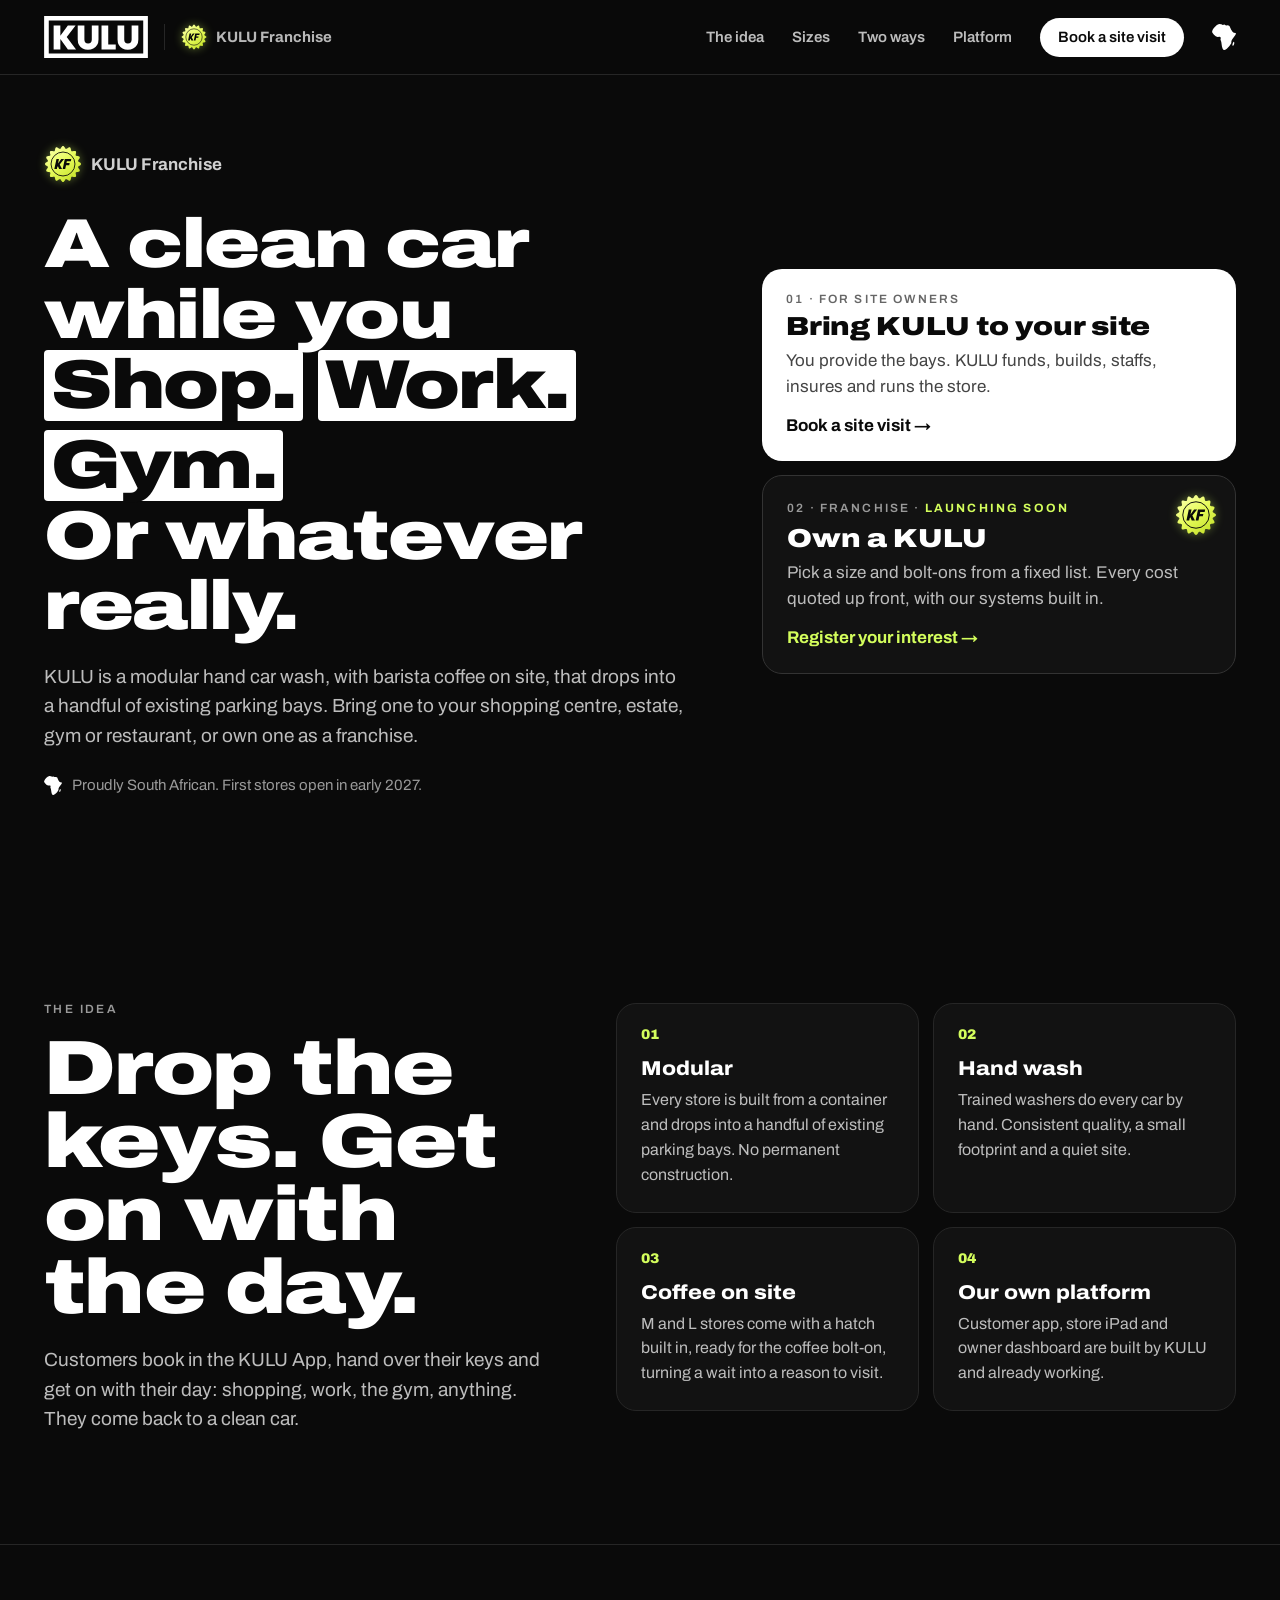
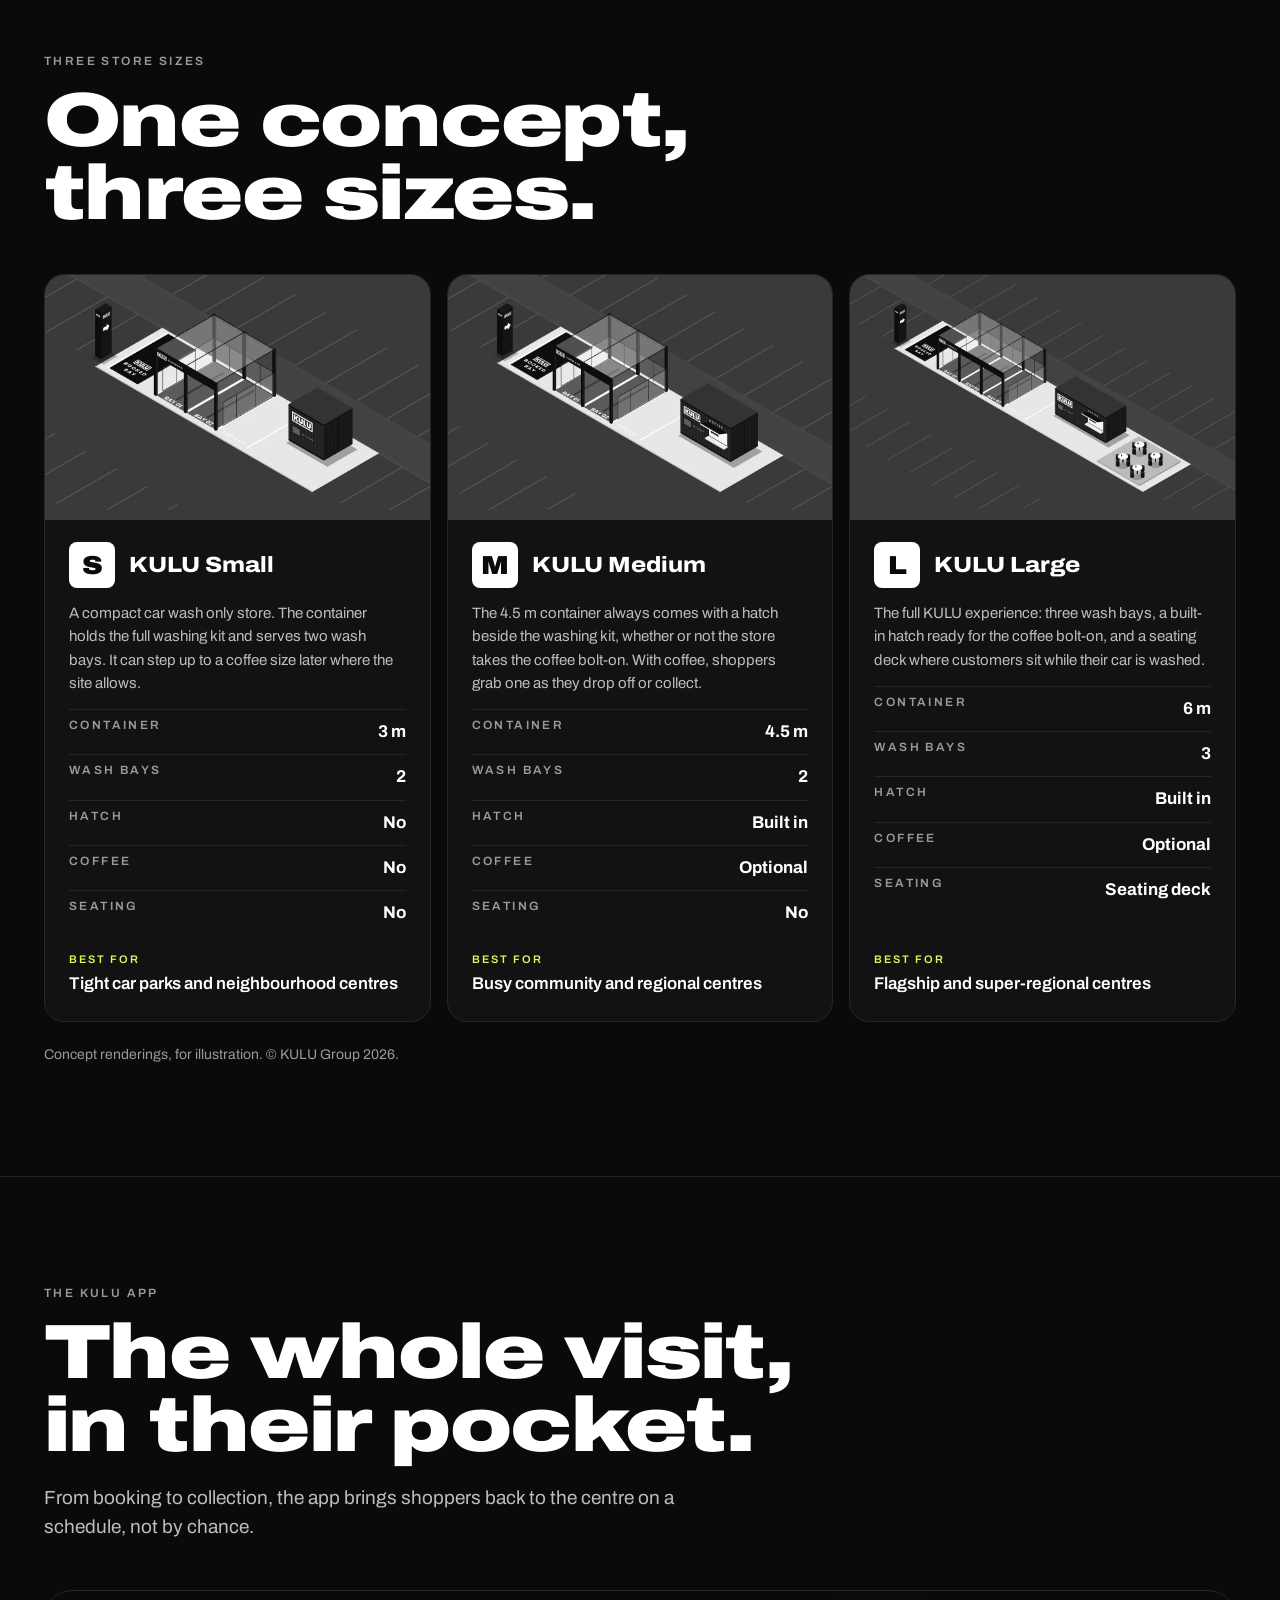
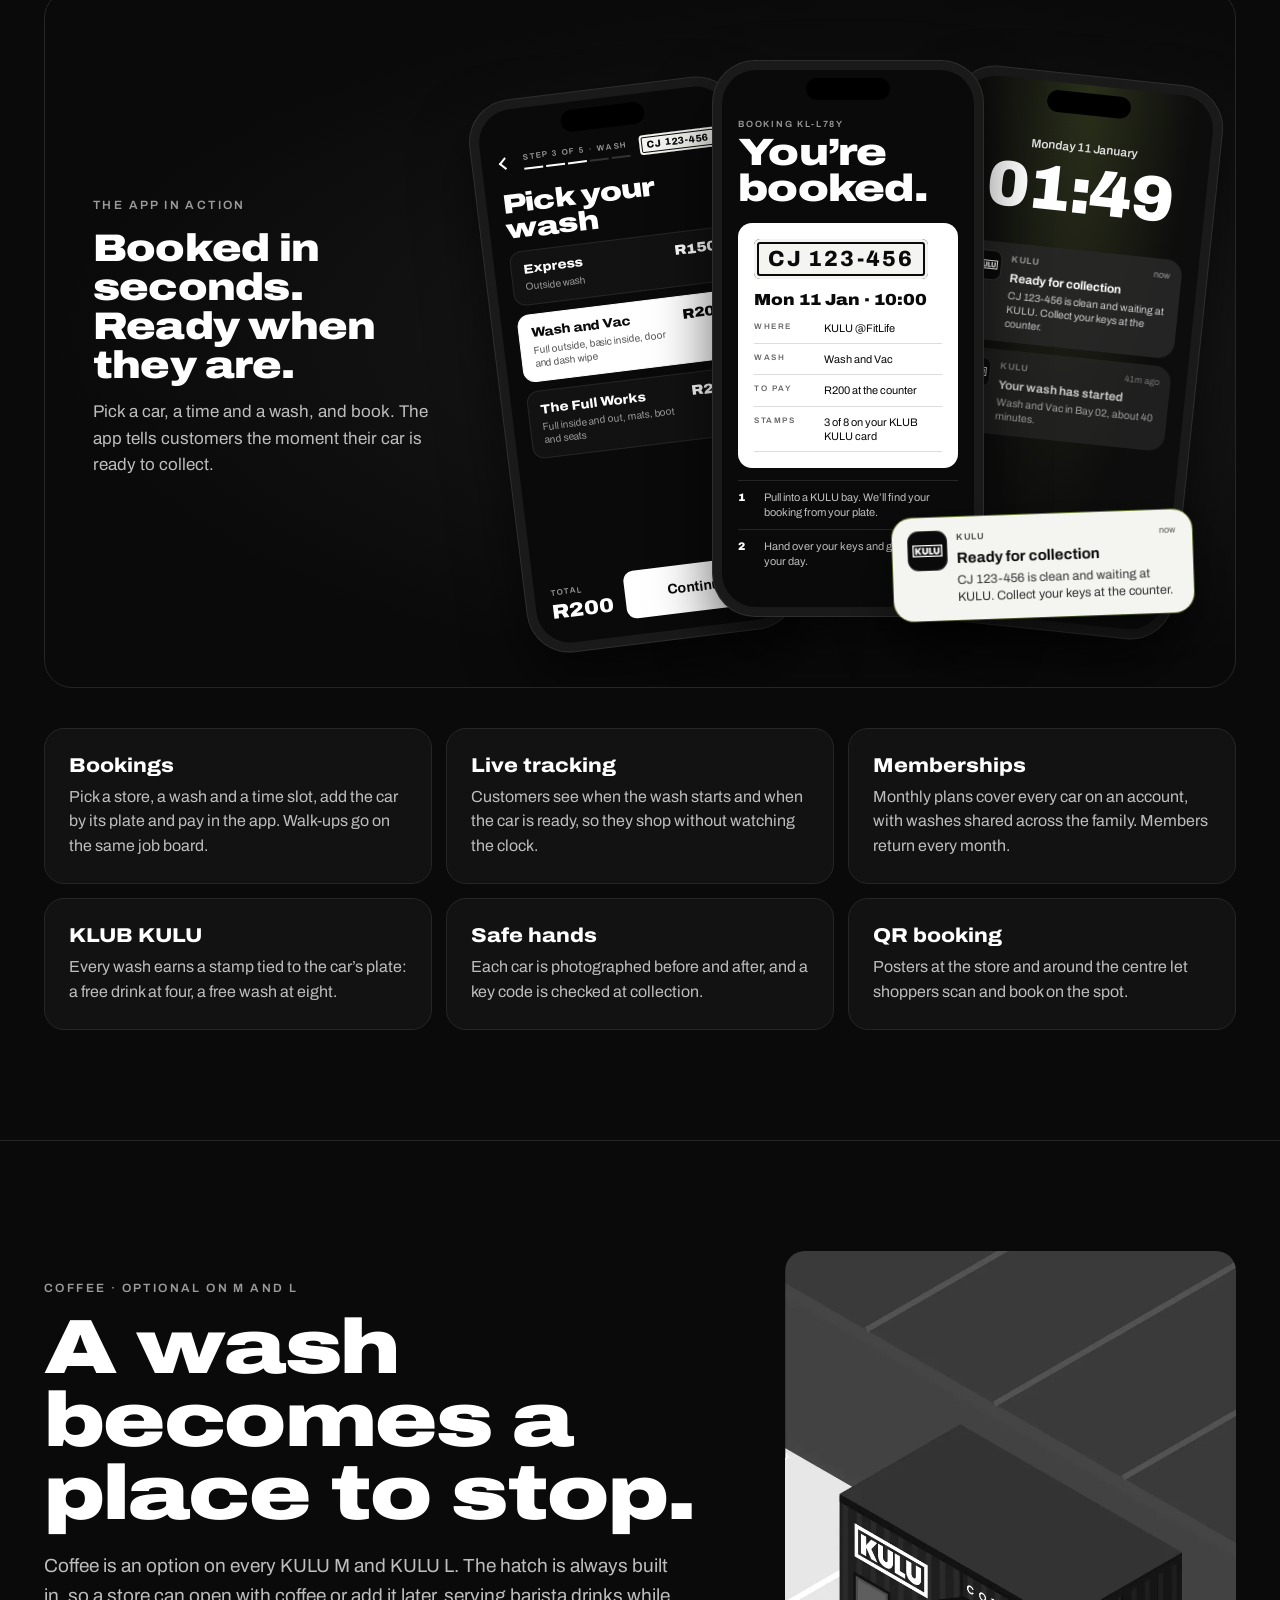
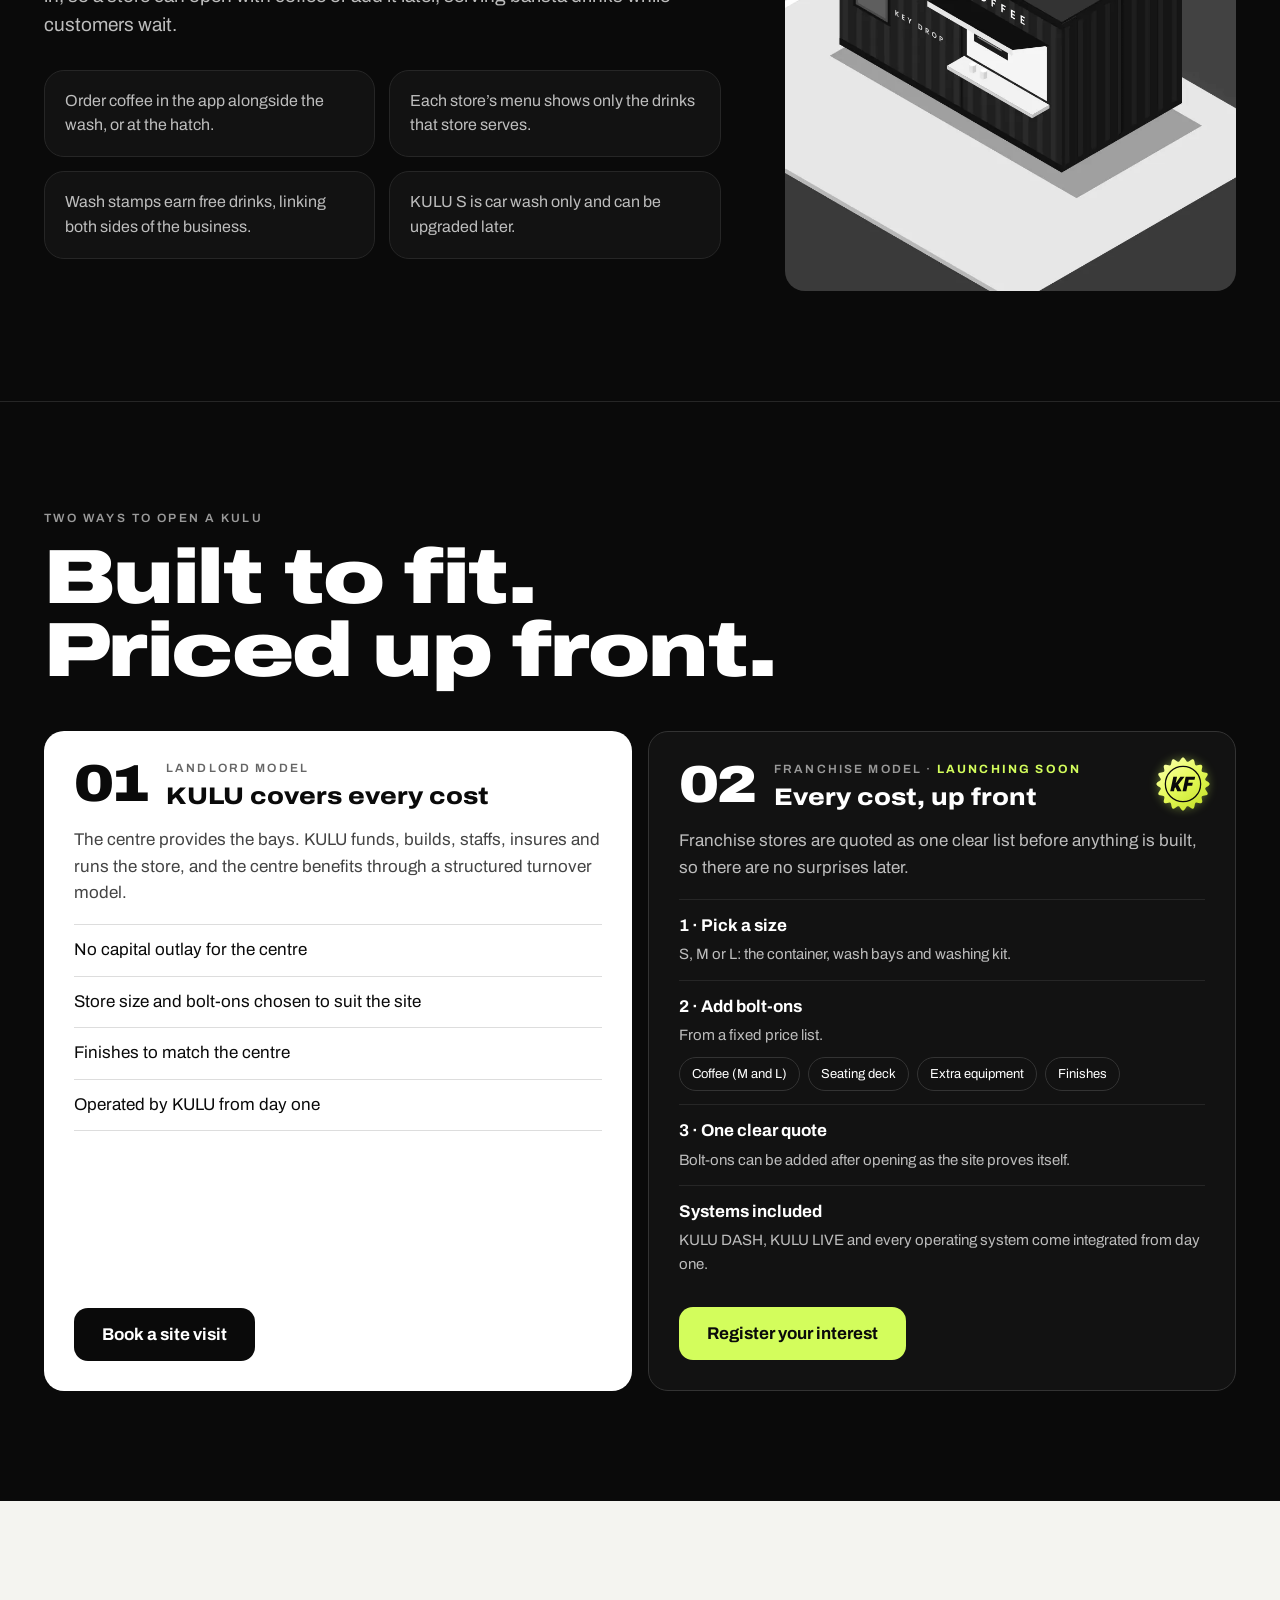
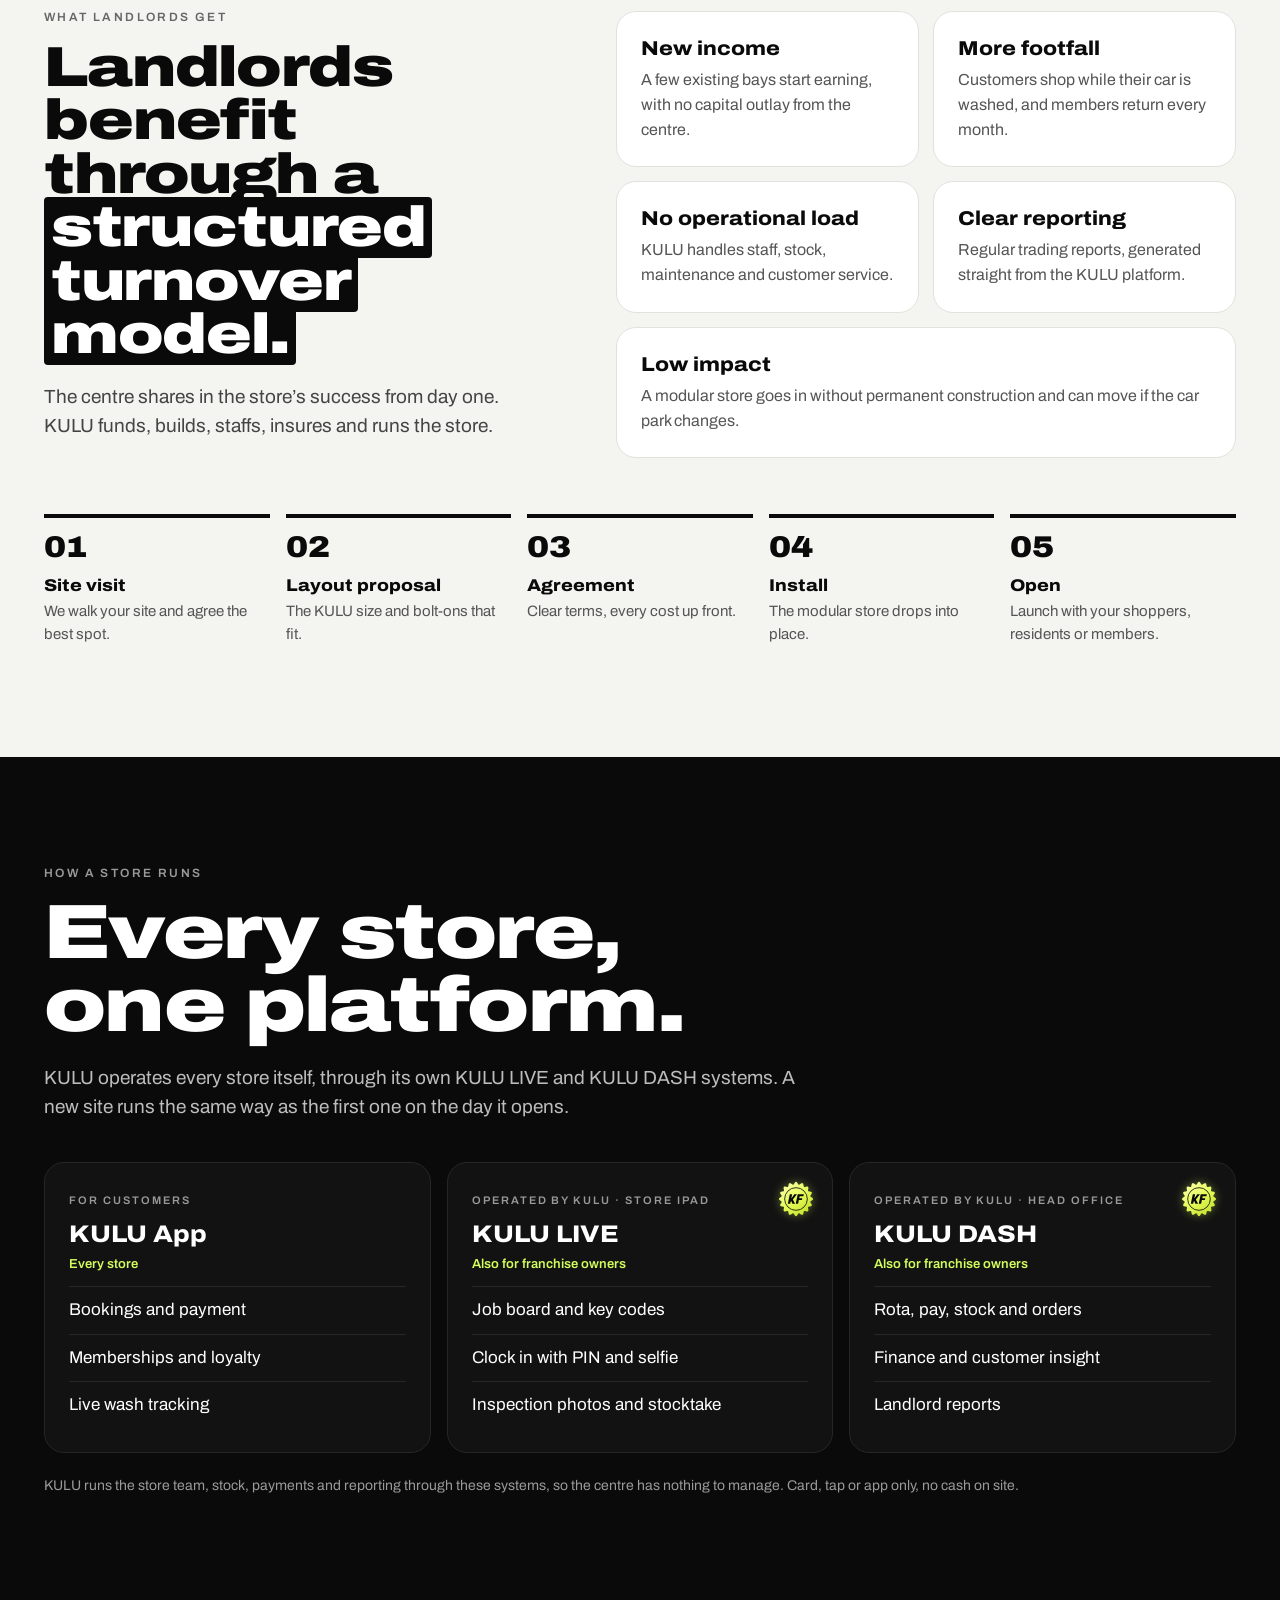
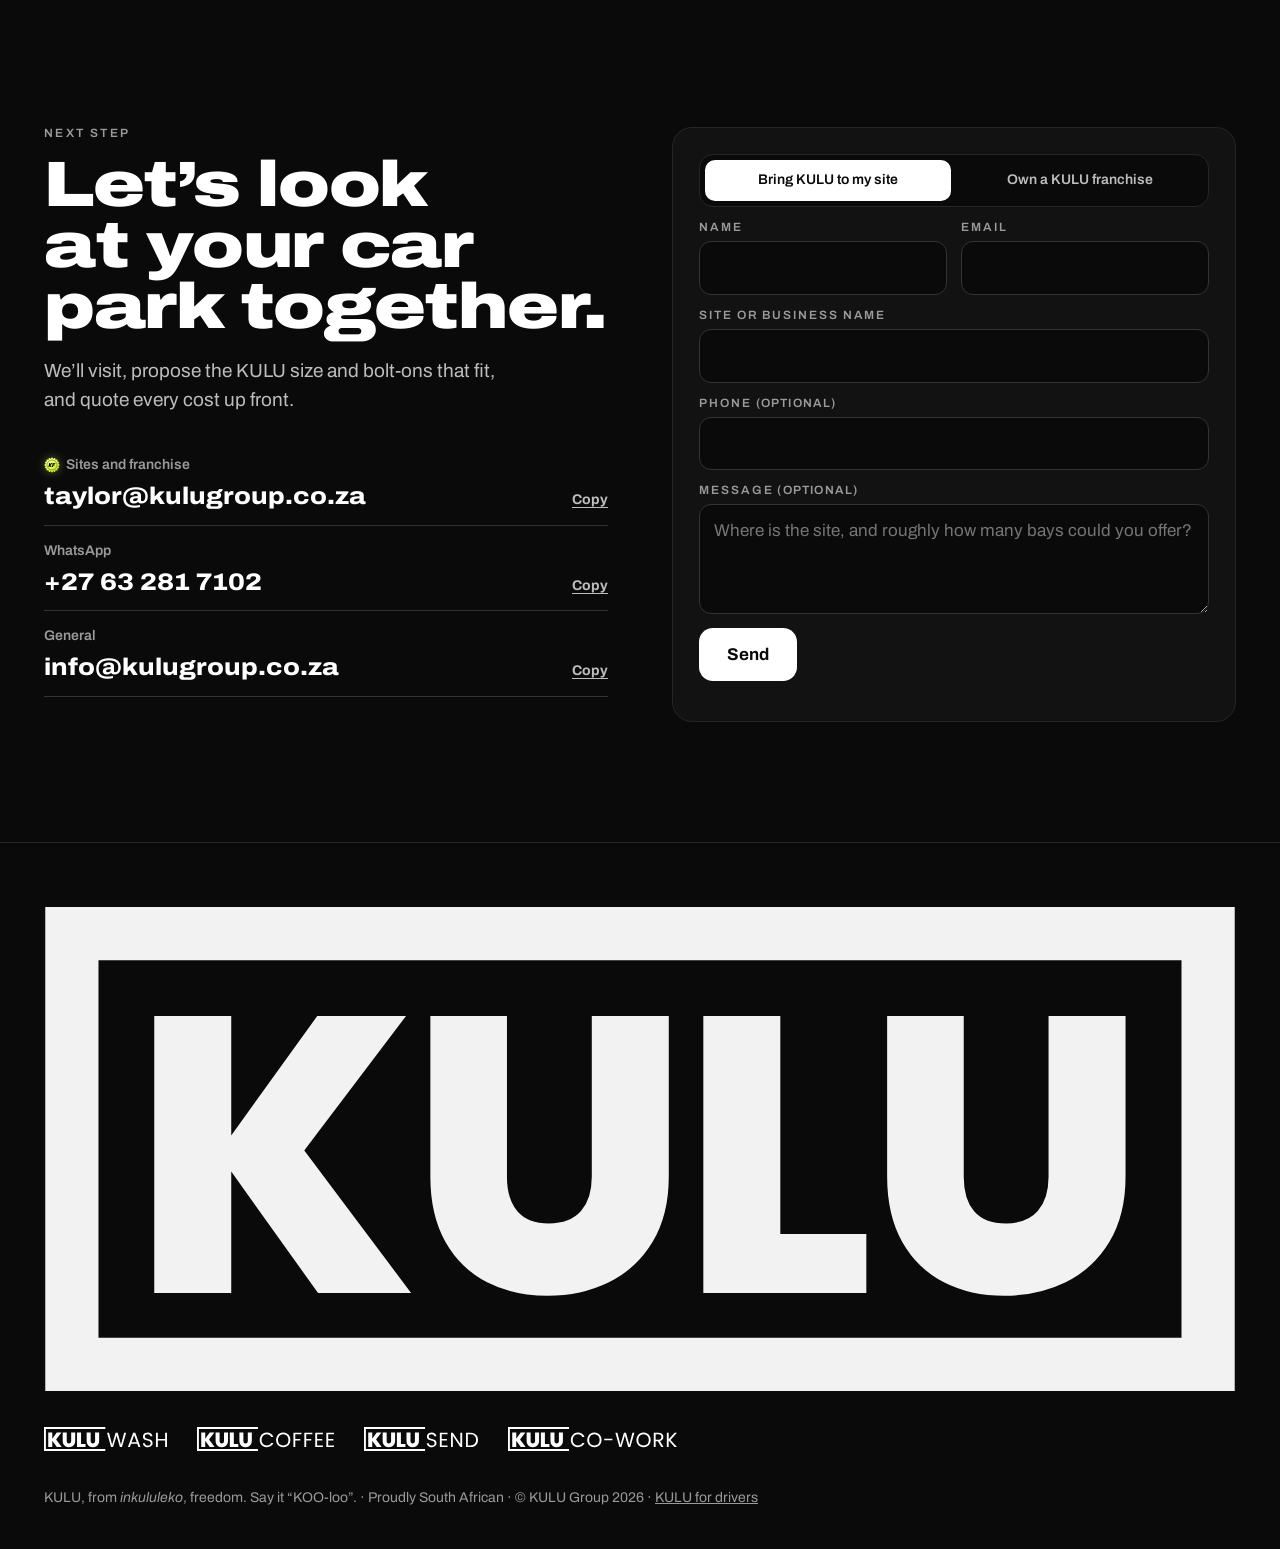
<file: ownerkulu/index.html>
<!doctype html>
<html lang="en-ZA">
<head>
<meta charset="utf-8">
<meta name="viewport" content="width=device-width, initial-scale=1, viewport-fit=cover">
<title>Own a KULU · Bring KULU to your site or own a franchise</title>
<meta name="description" content="Bring a KULU car wash and coffee store to your shopping centre, estate, gym or site, or own a KULU franchise. Modular stores in three sizes, run on the KULU platform.">
<link rel="canonical" href="https://kulugroup.co.za/ownerkulu/">
<meta name="theme-color" content="#0A0A0A">

<meta property="og:type" content="website">
<meta property="og:site_name" content="KULU">
<meta property="og:locale" content="en_ZA">
<meta property="og:url" content="https://kulugroup.co.za/ownerkulu/">
<meta property="og:title" content="Own a KULU · Bring KULU to your site or own a franchise">
<meta property="og:description" content="Modular car wash and coffee stores in three sizes. KULU funds and runs them on your site, or you own one as a franchise.">
<meta property="og:image" content="https://kulugroup.co.za/assets/images/og-image.png">
<meta property="og:image:width" content="1200">
<meta property="og:image:height" content="630">
<meta property="og:image:alt" content="The KULU logo on black with the line: Shop. Wash. Shap shap.">
<meta name="twitter:card" content="summary_large_image">
<meta name="twitter:title" content="Own a KULU · Bring KULU to your site or own a franchise">
<meta name="twitter:description" content="Modular car wash and coffee stores in three sizes, run on the KULU platform.">
<meta name="twitter:image" content="https://kulugroup.co.za/assets/images/og-image.png">

<link rel="icon" href="/favicon.svg" type="image/svg+xml">
<link rel="icon" href="/favicon-32.png" type="image/png" sizes="32x32">
<link rel="apple-touch-icon" href="/apple-touch-icon.png">
<link rel="preconnect" href="https://fonts.googleapis.com">
<link rel="preconnect" href="https://fonts.gstatic.com" crossorigin>
<link rel="stylesheet" href="https://fonts.googleapis.com/css2?family=Archivo:wdth,wght@100..125,400..900&display=swap">
<link rel="stylesheet" href="/css/app-landing.css">
<link rel="stylesheet" href="/css/own.css">
<script src="/js/main.js" defer></script>
</head>
<body>

<a class="skip" href="#main">Skip to content</a>

<nav aria-label="Main">
  <div class="in">
    <div class="brandrow">
      <a class="brand" href="/"><img src="/assets/logos/kulu-logo-white.svg" alt="KULU home" width="606" height="246"></a>
      <a class="kf-lock" href="/ownerkulu/" aria-label="KULU Franchise"><img class="kf" src="/assets/logos/kulu-franchise-badge.svg" alt="" width="100" height="100"><span>KULU Franchise</span></a>
    </div>
    <div class="links">
      <a href="#idea">The idea</a>
      <a href="#sizes">Sizes</a>
      <a href="#ways">Two ways</a>
      <a href="#platform">Platform</a>
      <a class="pill" href="#hello" data-pick="t-partner"><span class="lg">Book a site visit</span><span class="sm">Site visit</span></a>
      <img class="africa" src="/assets/logos/africa-white.svg" alt="Proudly African" width="93" height="100">
      <button class="menu-btn" type="button" aria-expanded="false" aria-controls="mnav"><span class="vh">Menu</span><svg viewBox="0 0 24 24" aria-hidden="true"><path class="l1" d="M3 7H21"/><path class="l2" d="M3 17H21"/></svg></button>
    </div>
  </div>
  <div class="mnav" id="mnav" data-bp="861px" hidden>
    <div class="in"><a href="#idea">The idea</a><a href="#sizes">Sizes</a><a href="#app">The app</a><a href="#ways">Two ways</a><a href="#platform">Platform</a><a href="#hello">Contact</a><a href="/">KULU for drivers</a></div>
  </div>
</nav>

<main id="main">

<!-- HERO -->
<header class="own-hero">
  <div class="in">
    <div>
      <p class="kf-lock big"><img class="kf" src="/assets/logos/kulu-franchise-badge.svg" alt="" width="100" height="100"><span>KULU Franchise</span></p>
      <h1>A clean car while you <span class="tags"><mark>Shop.</mark> <mark>Work.</mark> <mark>Gym.</mark></span> <span class="soft">Or whatever really.</span></h1>
      <p class="lede">KULU is a modular hand car wash, with barista coffee on site, that drops into a handful of existing parking bays. Bring one to your shopping centre, estate, gym or restaurant, or own one as a franchise.</p>
      <p class="note-sa"><img src="/assets/logos/africa-white.svg" alt="" width="93" height="100">Proudly South African. First stores open in early 2027.</p>
    </div>
    <div class="paths">
      <a class="path" href="#hello" data-pick="t-partner">
        <span class="pk">01 · For site owners</span>
        <b>Bring KULU to your site</b>
        <span>You provide the bays. KULU funds, builds, staffs, insures and runs the store.</span>
        <em>Book a site visit →</em>
      </a>
      <a class="path dark" href="#hello" data-pick="t-news">
        <img class="kf" src="/assets/logos/kulu-franchise-badge.svg" alt="" width="100" height="100">
        <span class="pk">02 · Franchise · <strong>Launching soon</strong></span>
        <b>Own a KULU</b>
        <span>Pick a size and bolt-ons from a fixed list. Every cost quoted up front, with our systems built in.</span>
        <em>Register your interest →</em>
      </a>
    </div>
  </div>
</header>

<!-- THE IDEA -->
<section class="sec" id="idea">
  <div class="in idea">
    <div>
      <p class="k">The idea</p>
      <h2>Drop the keys. Get on with the day.</h2>
      <p class="lede">Customers book in the KULU App, hand over their keys and get on with their day: shopping, work, the gym, anything. They come back to a clean car.</p>
    </div>
    <div class="grid2">
      <div class="tile"><span class="n">01</span><h3>Modular</h3><p>Every store is built from a container and drops into a handful of existing parking bays. No permanent construction.</p></div>
      <div class="tile"><span class="n">02</span><h3>Hand wash</h3><p>Trained washers do every car by hand. Consistent quality, a small footprint and a quiet site.</p></div>
      <div class="tile"><span class="n">03</span><h3>Coffee on site</h3><p>M and L stores come with a hatch built in, ready for the coffee bolt-on, turning a wait into a reason to visit.</p></div>
      <div class="tile"><span class="n">04</span><h3>Our own platform</h3><p>Customer app, store iPad and owner dashboard are built by KULU and already working.</p></div>
    </div>
  </div>
</section>

<!-- SIZES -->
<section class="sec sizes" id="sizes">
  <div class="in">
    <p class="k">Three store sizes</p>
    <h2>One concept, three sizes.</h2>
    <div class="sgrid">
      <article class="size">
        <picture><source type="image/webp" srcset="/assets/images/store-s.webp"><img src="/assets/images/store-s.jpg" width="1200" height="762" loading="lazy" decoding="async" alt="Concept rendering of KULU Small: a 3 m container beside two wash bays under a canopy, with a booked bay and a collect bay"></picture>
        <div class="size-body">
          <div class="size-h"><span class="sq">S</span><h3>KULU Small</h3></div>
          <p>A compact car wash only store. The container holds the full washing kit and serves two wash bays. It can step up to a coffee size later where the site allows.</p>
          <dl><div><dt>Container</dt><dd>3 m</dd></div><div><dt>Wash bays</dt><dd>2</dd></div><div><dt>Hatch</dt><dd>No</dd></div><div><dt>Coffee</dt><dd>No</dd></div><div><dt>Seating</dt><dd>No</dd></div></dl>
          <p class="best"><span>Best for</span>Tight car parks and neighbourhood centres</p>
        </div>
      </article>
      <article class="size">
        <picture><source type="image/webp" srcset="/assets/images/store-m.webp"><img src="/assets/images/store-m.jpg" width="1200" height="764" loading="lazy" decoding="async" alt="Concept rendering of KULU Medium: a 4.5 m container with a coffee hatch beside two wash bays under a canopy"></picture>
        <div class="size-body">
          <div class="size-h"><span class="sq">M</span><h3>KULU Medium</h3></div>
          <p>The 4.5 m container always comes with a hatch beside the washing kit, whether or not the store takes the coffee bolt-on. With coffee, shoppers grab one as they drop off or collect.</p>
          <dl><div><dt>Container</dt><dd>4.5 m</dd></div><div><dt>Wash bays</dt><dd>2</dd></div><div><dt>Hatch</dt><dd>Built in</dd></div><div><dt>Coffee</dt><dd>Optional</dd></div><div><dt>Seating</dt><dd>No</dd></div></dl>
          <p class="best"><span>Best for</span>Busy community and regional centres</p>
        </div>
      </article>
      <article class="size">
        <picture><source type="image/webp" srcset="/assets/images/store-l.webp"><img src="/assets/images/store-l.jpg" width="1200" height="764" loading="lazy" decoding="async" alt="Concept rendering of KULU Large: a 6 m container with a coffee hatch, three wash bays under a canopy and a seating deck with tables"></picture>
        <div class="size-body">
          <div class="size-h"><span class="sq">L</span><h3>KULU Large</h3></div>
          <p>The full KULU experience: three wash bays, a built-in hatch ready for the coffee bolt-on, and a seating deck where customers sit while their car is washed.</p>
          <dl><div><dt>Container</dt><dd>6 m</dd></div><div><dt>Wash bays</dt><dd>3</dd></div><div><dt>Hatch</dt><dd>Built in</dd></div><div><dt>Coffee</dt><dd>Optional</dd></div><div><dt>Seating</dt><dd>Seating deck</dd></div></dl>
          <p class="best"><span>Best for</span>Flagship and super-regional centres</p>
        </div>
      </article>
    </div>
    <p class="fine-note">Concept renderings, for illustration. © KULU Group 2026.</p>
  </div>
</section>

<!-- APP -->
<section class="sec" id="app">
  <div class="in stack">
    <div>
      <p class="k">The KULU App</p>
      <h2>The whole visit, in their pocket.</h2>
      <p class="lede">From booking to collection, the app brings shoppers back to the centre on a schedule, not by chance.</p>
    </div>
    <div class="showcase">
      <div class="show-copy">
        <p class="k">The app in action</p>
        <h3>Booked in seconds. Ready when they are.</h3>
        <p>Pick a car, a time and a wash, and book. The app tells customers the moment their car is ready to collect.</p>
      </div>
      <div class="phones" aria-hidden="true">
        <!-- 1: pick your wash -->
        <div class="phone p1"><div class="screen">
          <div class="appbar"><span class="back"></span><div class="stepper"><span class="lab">Step 3 of 5 · Wash</span><span class="bars"><i class="on"></i><i class="on"></i><i class="on"></i><i></i><i></i></span></div><span class="plate sm">CJ 123-456</span></div>
          <p class="s-title">Pick your wash</p>
          <div class="opt-w"><div><b>Express</b><span>Outside wash</span></div><strong>R150</strong></div>
          <div class="opt-w on"><div><b>Wash and Vac</b><span>Full outside, basic inside, door and dash wipe</span></div><strong>R200</strong></div>
          <div class="opt-w"><div><b>The Full Works</b><span>Full inside and out, mats, boot and seats</span></div><strong>R250</strong></div>
          <div class="s-foot"><div><span>Total</span><b>R200</b></div><div class="s-btn">Continue</div></div>
        </div></div>
        <!-- 2: booked -->
        <div class="phone p2"><div class="screen">
          <p class="s-k">Booking KL-L78Y</p>
          <p class="s-title xl">You’re booked.</p>
          <div class="s-ticket">
            <span class="plate">CJ 123-456</span>
            <p class="when">Mon 11 Jan · 10:00</p>
            <dl>
              <div><dt>Where</dt><dd>KULU @FitLife</dd></div>
              <div><dt>Wash</dt><dd>Wash and Vac</dd></div>
              <div><dt>To pay</dt><dd>R200 at the counter</dd></div>
              <div><dt>Stamps</dt><dd>3 of 8 on your KLUB KULU card</dd></div>
            </dl>
          </div>
          <ol class="s-steps"><li><b>1</b>Pull into a KULU bay. We’ll find your booking from your plate.</li><li><b>2</b>Hand over your keys and get on with your day.</li></ol>
        </div></div>
        <!-- 3: lock screen notifications -->
        <div class="phone p3"><div class="screen lock">
          <p class="l-date">Monday 11 January</p>
          <p class="l-time">01:49</p>
          <div class="notes">
            <div class="ntf"><span class="ic"><img src="/assets/logos/kulu-logo-white.svg" alt="" width="606" height="246"></span><div><p class="nt"><b>KULU</b><i>now</i></p><b>Ready for collection</b><span>CJ 123-456 is clean and waiting at KULU. Collect your keys at the counter.</span></div></div>
            <div class="ntf dim"><span class="ic"><img src="/assets/logos/kulu-logo-white.svg" alt="" width="606" height="246"></span><div><p class="nt"><b>KULU</b><i>41m ago</i></p><b>Your wash has started</b><span>Wash and Vac in Bay 02, about 40 minutes.</span></div></div>
          </div>
        </div></div>
        <!-- floating notification -->
        <div class="toast"><span class="ic"><img src="/assets/logos/kulu-logo-white.svg" alt="" width="606" height="246"></span><div><p class="nt"><b>KULU</b><i>now</i></p><b>Ready for collection</b><span>CJ 123-456 is clean and waiting at KULU. Collect your keys at the counter.</span></div></div>
      </div>
    </div>
    <div class="grid3">
      <div class="tile"><h3>Bookings</h3><p>Pick a store, a wash and a time slot, add the car by its plate and pay in the app. Walk-ups go on the same job board.</p></div>
      <div class="tile"><h3>Live tracking</h3><p>Customers see when the wash starts and when the car is ready, so they shop without watching the clock.</p></div>
      <div class="tile"><h3>Memberships</h3><p>Monthly plans cover every car on an account, with washes shared across the family. Members return every month.</p></div>
      <div class="tile"><h3>KLUB KULU</h3><p>Every wash earns a stamp tied to the car’s plate: a free drink at four, a free wash at eight.</p></div>
      <div class="tile"><h3>Safe hands</h3><p>Each car is photographed before and after, and a key code is checked at collection.</p></div>
      <div class="tile"><h3>QR booking</h3><p>Posters at the store and around the centre let shoppers scan and book on the spot.</p></div>
    </div>
  </div>
</section>

<!-- COFFEE -->
<section class="sec coffee-sec">
  <div class="in coffee-in">
    <div>
      <p class="k">Coffee · Optional on M and L</p>
      <h2>A wash becomes a place to stop.</h2>
      <p class="lede">Coffee is an option on every KULU M and KULU L. The hatch is always built in, so a store can open with coffee or add it later, serving barista drinks while customers wait.</p>
      <div class="grid2 small">
        <div class="tile"><p>Order coffee in the app alongside the wash, or at the hatch.</p></div>
        <div class="tile"><p>Each store’s menu shows only the drinks that store serves.</p></div>
        <div class="tile"><p>Wash stamps earn free drinks, linking both sides of the business.</p></div>
        <div class="tile"><p>KULU S is car wash only and can be upgraded later.</p></div>
      </div>
    </div>
    <picture class="coffee-img"><source type="image/webp" srcset="/assets/images/coffee-container.webp"><img src="/assets/images/coffee-container.jpg" width="854" height="1500" loading="lazy" decoding="async" alt="Concept rendering of a black KULU container with a coffee hatch and a key drop window"></picture>
  </div>
</section>

<!-- TWO WAYS -->
<section class="sec" id="ways">
  <div class="in">
    <p class="k">Two ways to open a KULU</p>
    <h2>Built to fit. Priced up front.</h2>
    <div class="ways">
      <article class="way light">
        <div class="way-h"><span class="big-n">01</span><div><p class="wk">Landlord model</p><h3>KULU covers every cost</h3></div></div>
        <p>The centre provides the bays. KULU funds, builds, staffs, insures and runs the store, and the centre benefits through a structured turnover model.</p>
        <ul class="ticks"><li>No capital outlay for the centre</li><li>Store size and bolt-ons chosen to suit the site</li><li>Finishes to match the centre</li><li>Operated by KULU from day one</li></ul>
        <a class="btn" href="#hello" data-pick="t-partner">Book a site visit</a>
      </article>
      <article class="way dark">
        <img class="kf way-kf" src="/assets/logos/kulu-franchise-badge.svg" alt="KULU Franchise" width="100" height="100">
        <div class="way-h"><span class="big-n">02</span><div><p class="wk">Franchise model · <strong>Launching soon</strong></p><h3>Every cost, up front</h3></div></div>
        <p>Franchise stores are quoted as one clear list before anything is built, so there are no surprises later.</p>
        <ol class="fsteps">
          <li><b>1 · Pick a size</b><span>S, M or L: the container, wash bays and washing kit.</span></li>
          <li><b>2 · Add bolt-ons</b><span>From a fixed price list.</span><span class="chips"><i>Coffee (M and L)</i><i>Seating deck</i><i>Extra equipment</i><i>Finishes</i></span></li>
          <li><b>3 · One clear quote</b><span>Bolt-ons can be added after opening as the site proves itself.</span></li>
          <li><b>Systems included</b><span>KULU DASH, KULU LIVE and every operating system come integrated from day one.</span></li>
        </ol>
        <a class="btn lime" href="#hello" data-pick="t-news">Register your interest</a>
      </article>
    </div>
  </div>
</section>

<!-- LANDLORDS -->
<section class="sec landlords">
  <div class="in">
    <div class="idea">
      <div>
        <p class="k">What landlords get</p>
        <h2>Landlords benefit through a <mark>structured turnover model.</mark></h2>
        <p class="lede">The centre shares in the store’s success from day one. KULU funds, builds, staffs, insures and runs the store.</p>
      </div>
      <div class="grid2">
        <div class="tile"><h3>New income</h3><p>A few existing bays start earning, with no capital outlay from the centre.</p></div>
        <div class="tile"><h3>More footfall</h3><p>Customers shop while their car is washed, and members return every month.</p></div>
        <div class="tile"><h3>No operational load</h3><p>KULU handles staff, stock, maintenance and customer service.</p></div>
        <div class="tile"><h3>Clear reporting</h3><p>Regular trading reports, generated straight from the KULU platform.</p></div>
        <div class="tile wide"><h3>Low impact</h3><p>A modular store goes in without permanent construction and can move if the car park changes.</p></div>
      </div>
    </div>
    <ol class="five">
      <li><b>01</b><h3>Site visit</h3><p>We walk your site and agree the best spot.</p></li>
      <li><b>02</b><h3>Layout proposal</h3><p>The KULU size and bolt-ons that fit.</p></li>
      <li><b>03</b><h3>Agreement</h3><p>Clear terms, every cost up front.</p></li>
      <li><b>04</b><h3>Install</h3><p>The modular store drops into place.</p></li>
      <li><b>05</b><h3>Open</h3><p>Launch with your shoppers, residents or members.</p></li>
    </ol>
  </div>
</section>

<!-- PLATFORM -->
<section class="sec" id="platform">
  <div class="in">
    <p class="k">How a store runs</p>
    <h2>Every store, one platform.</h2>
    <p class="lede wide-lede">KULU operates every store itself, through its own KULU LIVE and KULU DASH systems. A new site runs the same way as the first one on the day it opens.</p>
    <div class="pgrid">
      <div class="tile plat"><p class="pk">For customers</p><h3>KULU App</h3><p class="sub">Every store</p><ul><li>Bookings and payment</li><li>Memberships and loyalty</li><li>Live wash tracking</li></ul></div>
      <div class="tile plat"><img class="kf" src="/assets/logos/kulu-franchise-badge.svg" alt="" width="100" height="100"><p class="pk">Operated by KULU · Store iPad</p><h3>KULU LIVE</h3><p class="sub">Also for franchise owners</p><ul><li>Job board and key codes</li><li>Clock in with PIN and selfie</li><li>Inspection photos and stocktake</li></ul></div>
      <div class="tile plat"><img class="kf" src="/assets/logos/kulu-franchise-badge.svg" alt="" width="100" height="100"><p class="pk">Operated by KULU · Head office</p><h3>KULU DASH</h3><p class="sub">Also for franchise owners</p><ul><li>Rota, pay, stock and orders</li><li>Finance and customer insight</li><li>Landlord reports</li></ul></div>
    </div>
    <p class="fine-note">KULU runs the store team, stock, payments and reporting through these systems, so the centre has nothing to manage. Card, tap or app only, no cash on site.</p>
  </div>
</section>

<!-- CONTACT -->
<section class="contact" id="hello">
  <div class="in">
    <div>
      <p class="k">Next step</p>
      <h2>Let’s look at your car park together.</h2>
      <p class="lede">We’ll visit, propose the KULU size and bolt-ons that fit, and quote every cost up front.</p>
      <div class="lines">
        <div class="line"><span class="own"><img class="kf" src="/assets/logos/kulu-franchise-badge.svg" alt="" width="100" height="100">Sites and franchise</span><strong><a id="c-centre" data-config="PARTNER_EMAIL" href="mailto:taylor@kulugroup.co.za">taylor@kulugroup.co.za</a></strong><button type="button" data-copy="c-centre" aria-label="Copy sites and franchise email">Copy</button></div>
        <div class="line"><span>WhatsApp</span><strong><a id="c-phone" data-config="WHATSAPP" href="https://wa.me/27632817102">+27 63 281 7102</a></strong><button type="button" data-copy="c-phone" aria-label="Copy WhatsApp number">Copy</button></div>
        <div class="line"><span>General</span><strong><a id="c-email" data-config="EMAIL" href="mailto:info@kulugroup.co.za">info@kulugroup.co.za</a></strong><button type="button" data-copy="c-email" aria-label="Copy email address">Copy</button></div>
      </div>
    </div>
    <form class="form" id="f" method="POST" novalidate>
      <div class="seg" role="radiogroup" aria-label="What are you interested in">
        <input type="radio" name="enquiry_type" id="t-partner" value="Bring KULU to my site" checked><label for="t-partner">Bring KULU to my site</label>
        <input type="radio" name="enquiry_type" id="t-news" value="Own a KULU franchise"><label for="t-news">Own a KULU franchise</label>
      </div>
      <div class="row2"><label for="f-name">Name<input id="f-name" name="name" autocomplete="name" required></label><label for="f-email">Email<input id="f-email" name="email" type="email" autocomplete="email" required></label></div>
      <label for="f-site" id="site-wrap">Site or business name<input id="f-site" name="site" autocomplete="organization"></label>
      <label for="f-phone"><span>Phone <span class="opt">(optional)</span></span><input id="f-phone" name="phone" type="tel" autocomplete="tel"></label>
      <label for="f-msg"><span>Message <span class="opt">(optional)</span></span><textarea id="f-msg" name="message" placeholder="Where is the site, and roughly how many bays could you offer?"></textarea></label>
      <input class="gotcha" type="text" name="_gotcha" tabindex="-1" autocomplete="off">
      <button class="btn" type="submit">Send</button>
      <div aria-live="polite"><p class="msg" id="f-ok" hidden>Thanks. We’ll be in touch soon. Shap shap.</p><p class="msg err" id="f-err" hidden>Sorry, that didn’t send. Please try again, or email us at <a data-config="PARTNER_EMAIL" href="mailto:taylor@kulugroup.co.za">taylor@kulugroup.co.za</a>.</p></div>
    </form>
  </div>
</section>

</main>

<footer class="foot">
  <div class="in">
    <img class="big" src="/assets/logos/kulu-logo-white.svg" alt="KULU" width="606" height="246">
    <div class="subs"><img src="/assets/logos/kulu-wash-white.svg" alt="KULU Wash" width="1196" height="234"><img src="/assets/logos/kulu-coffee-white.svg" alt="KULU Coffee" width="1339" height="234"><img src="/assets/logos/kulu-send-white.svg" alt="KULU Send" width="1112" height="234"><img src="/assets/logos/kulu-co-work-white.svg" alt="KULU Co-work" width="1649" height="234"></div>
    <p>KULU, from <i>inkululeko</i>, freedom. Say it “KOO-loo”. · Proudly South African · © KULU Group <span id="yr">2026</span> · <a href="/">KULU for drivers</a></p>
  </div>
</footer>

</body>
</html>
</file>
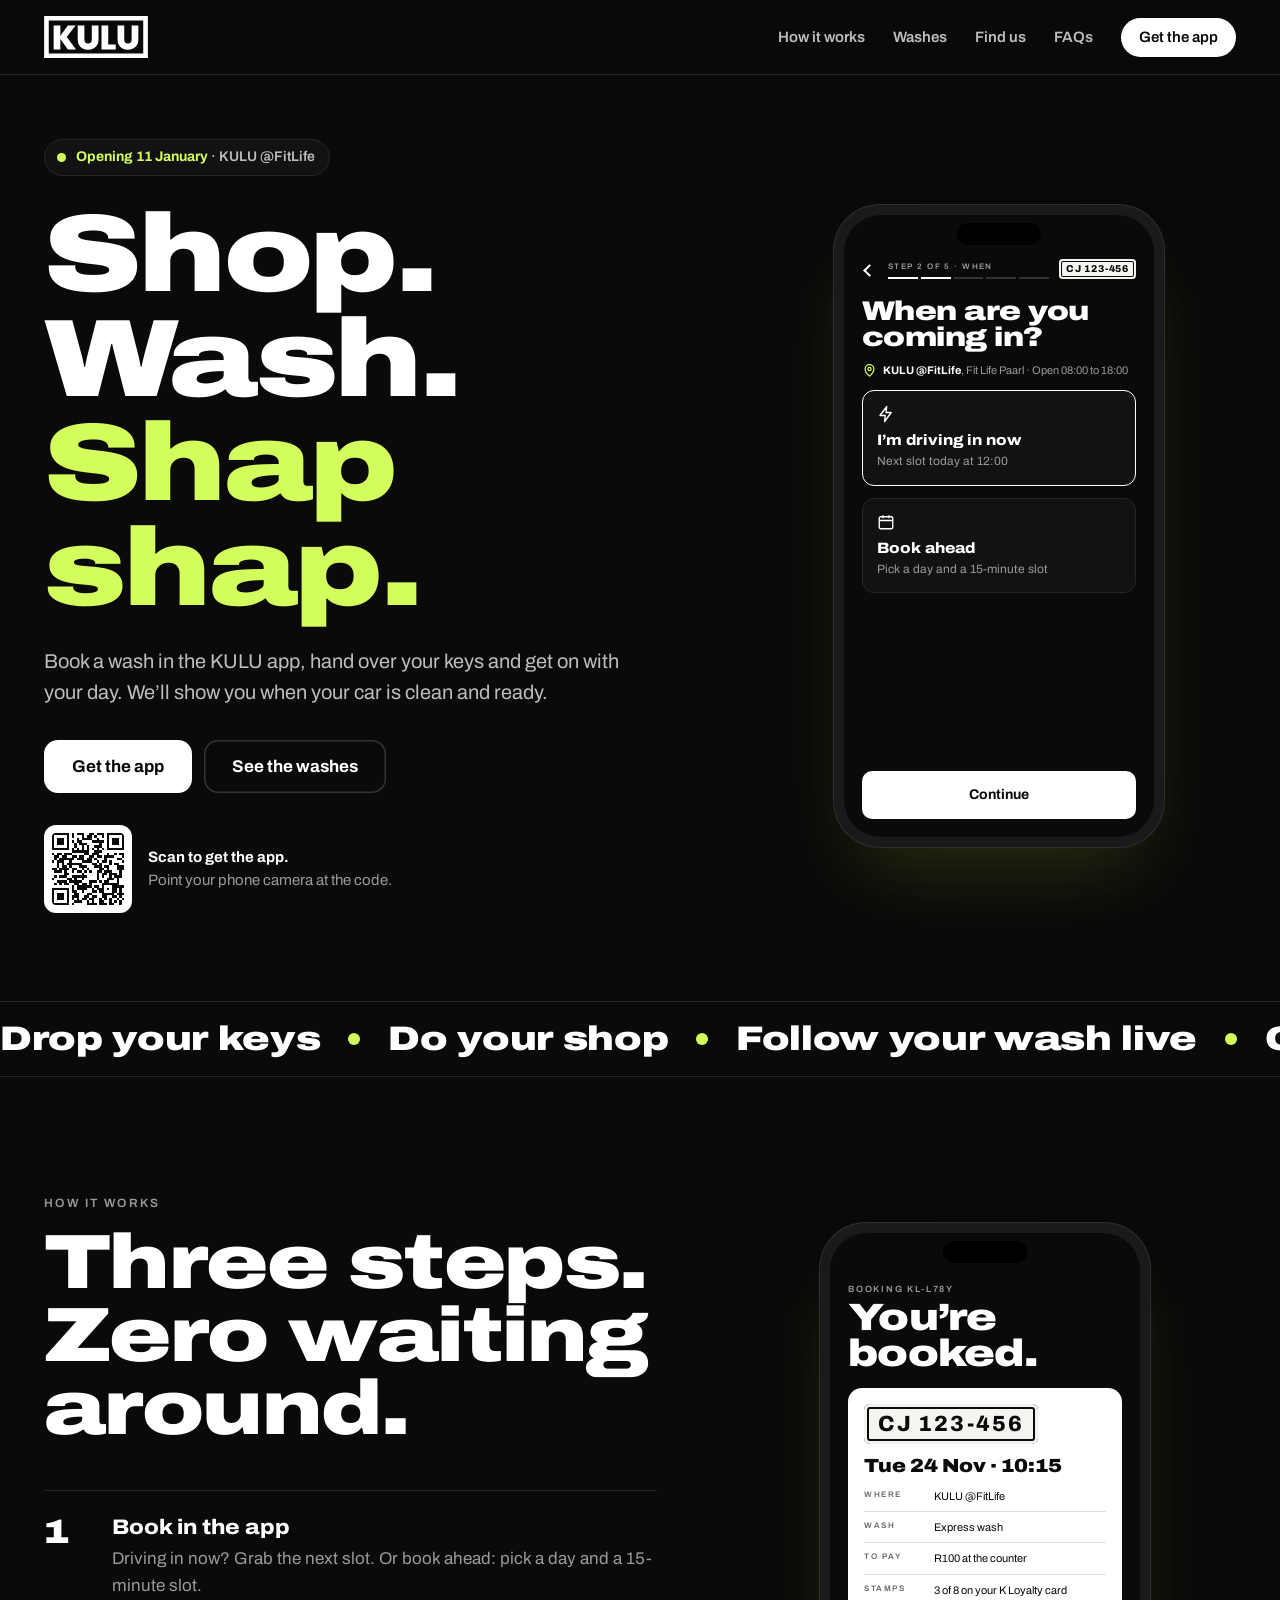
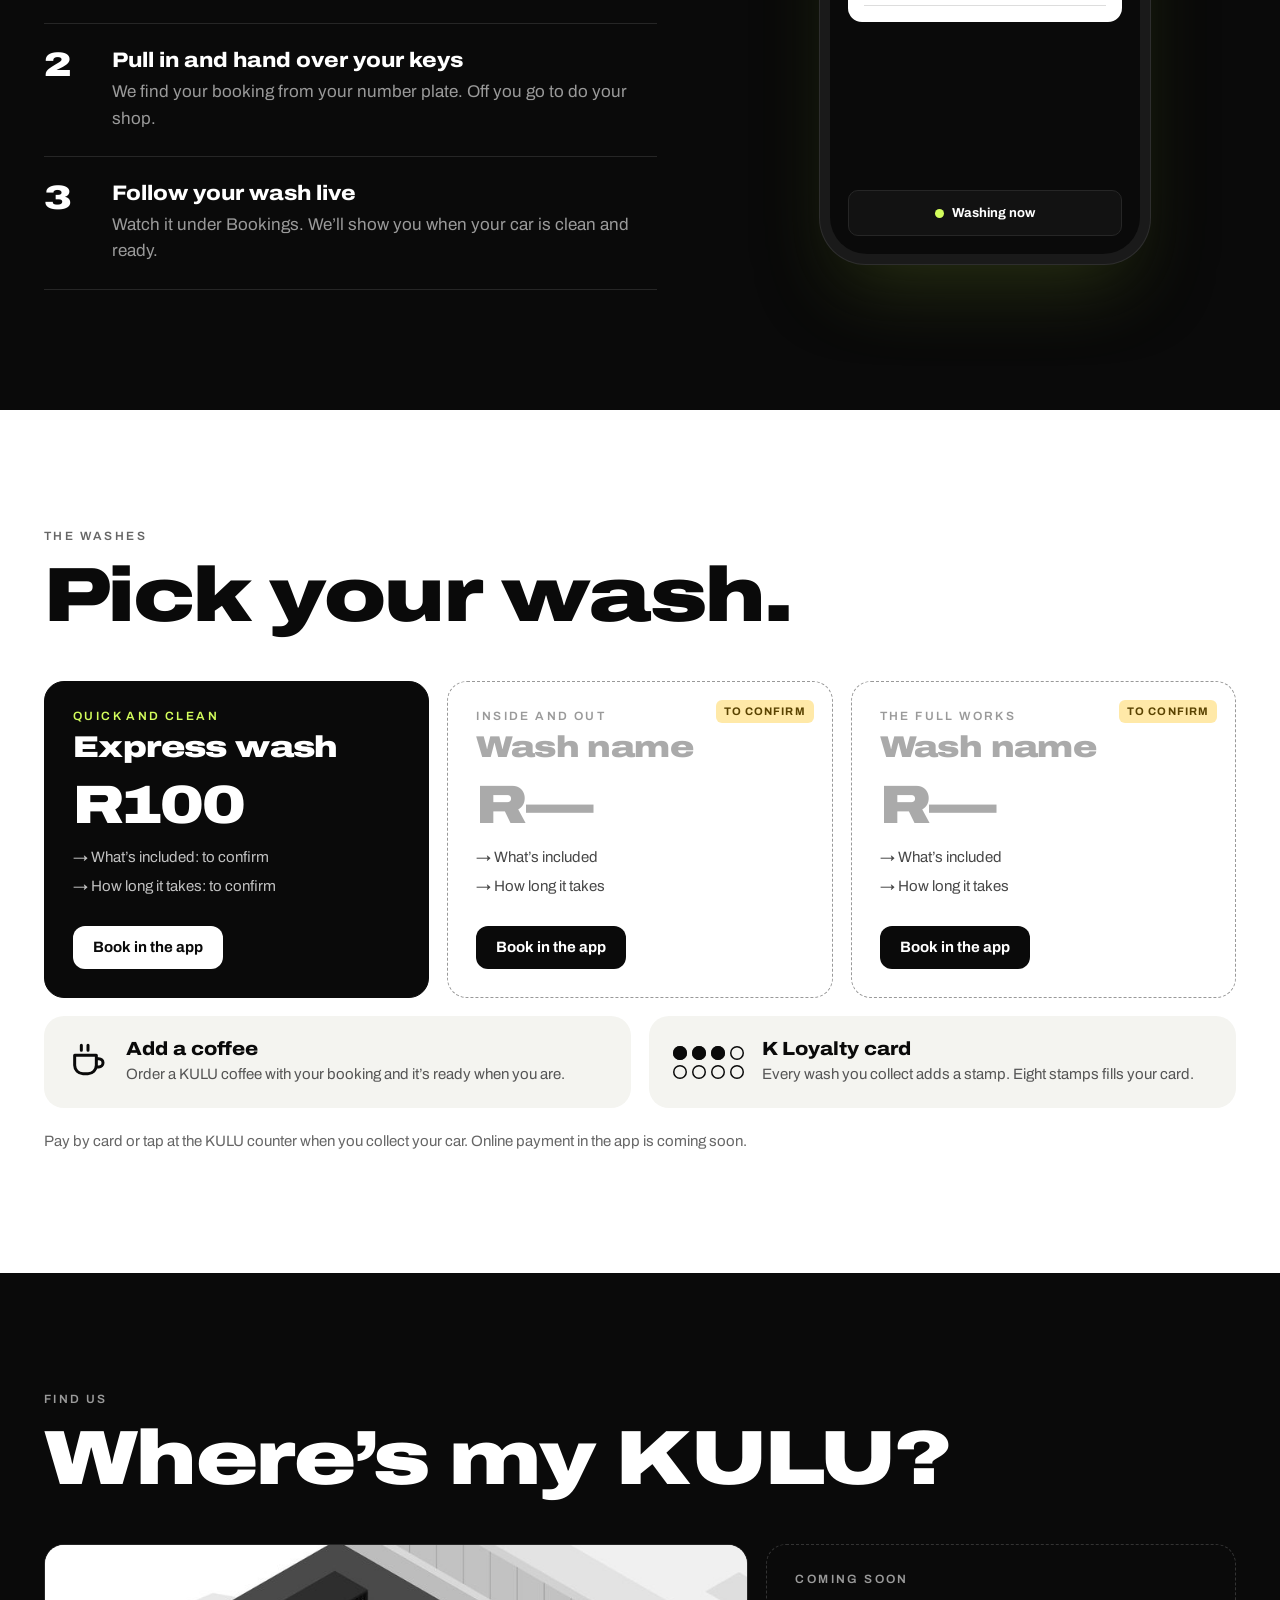
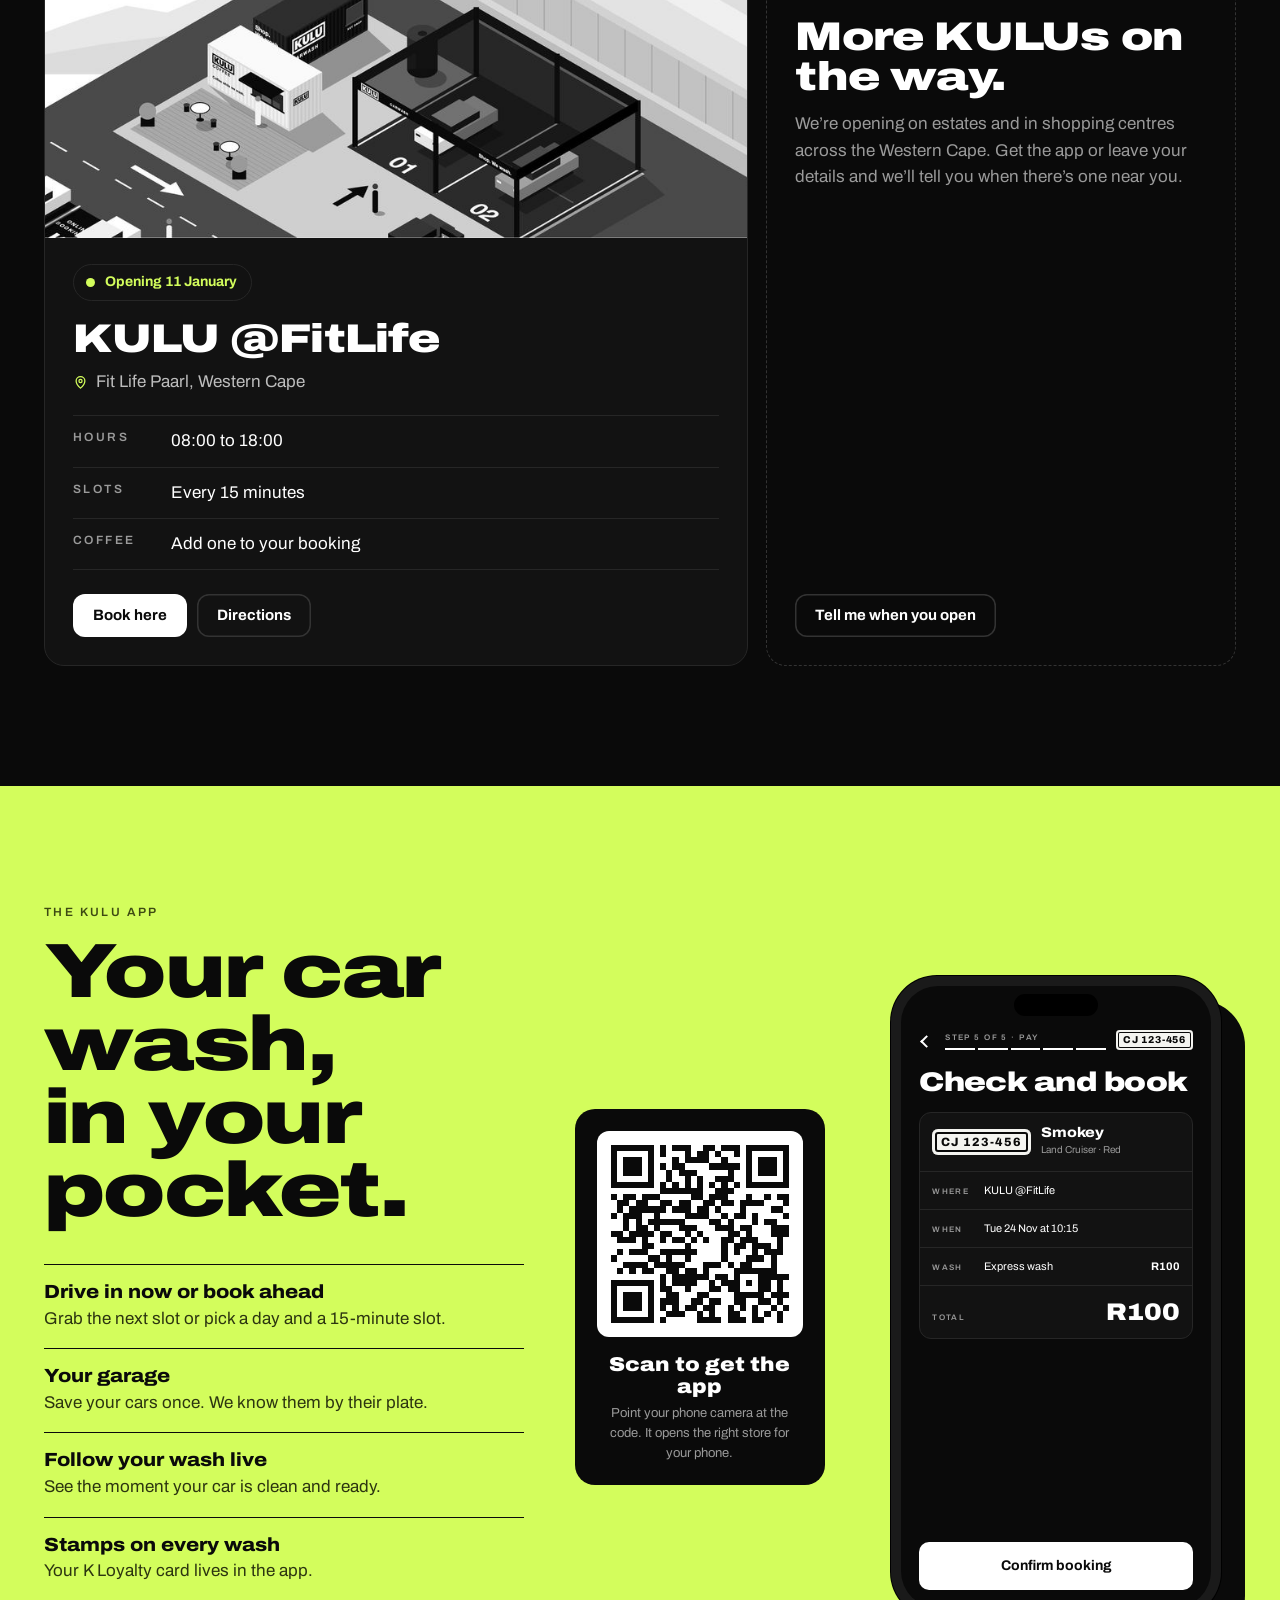
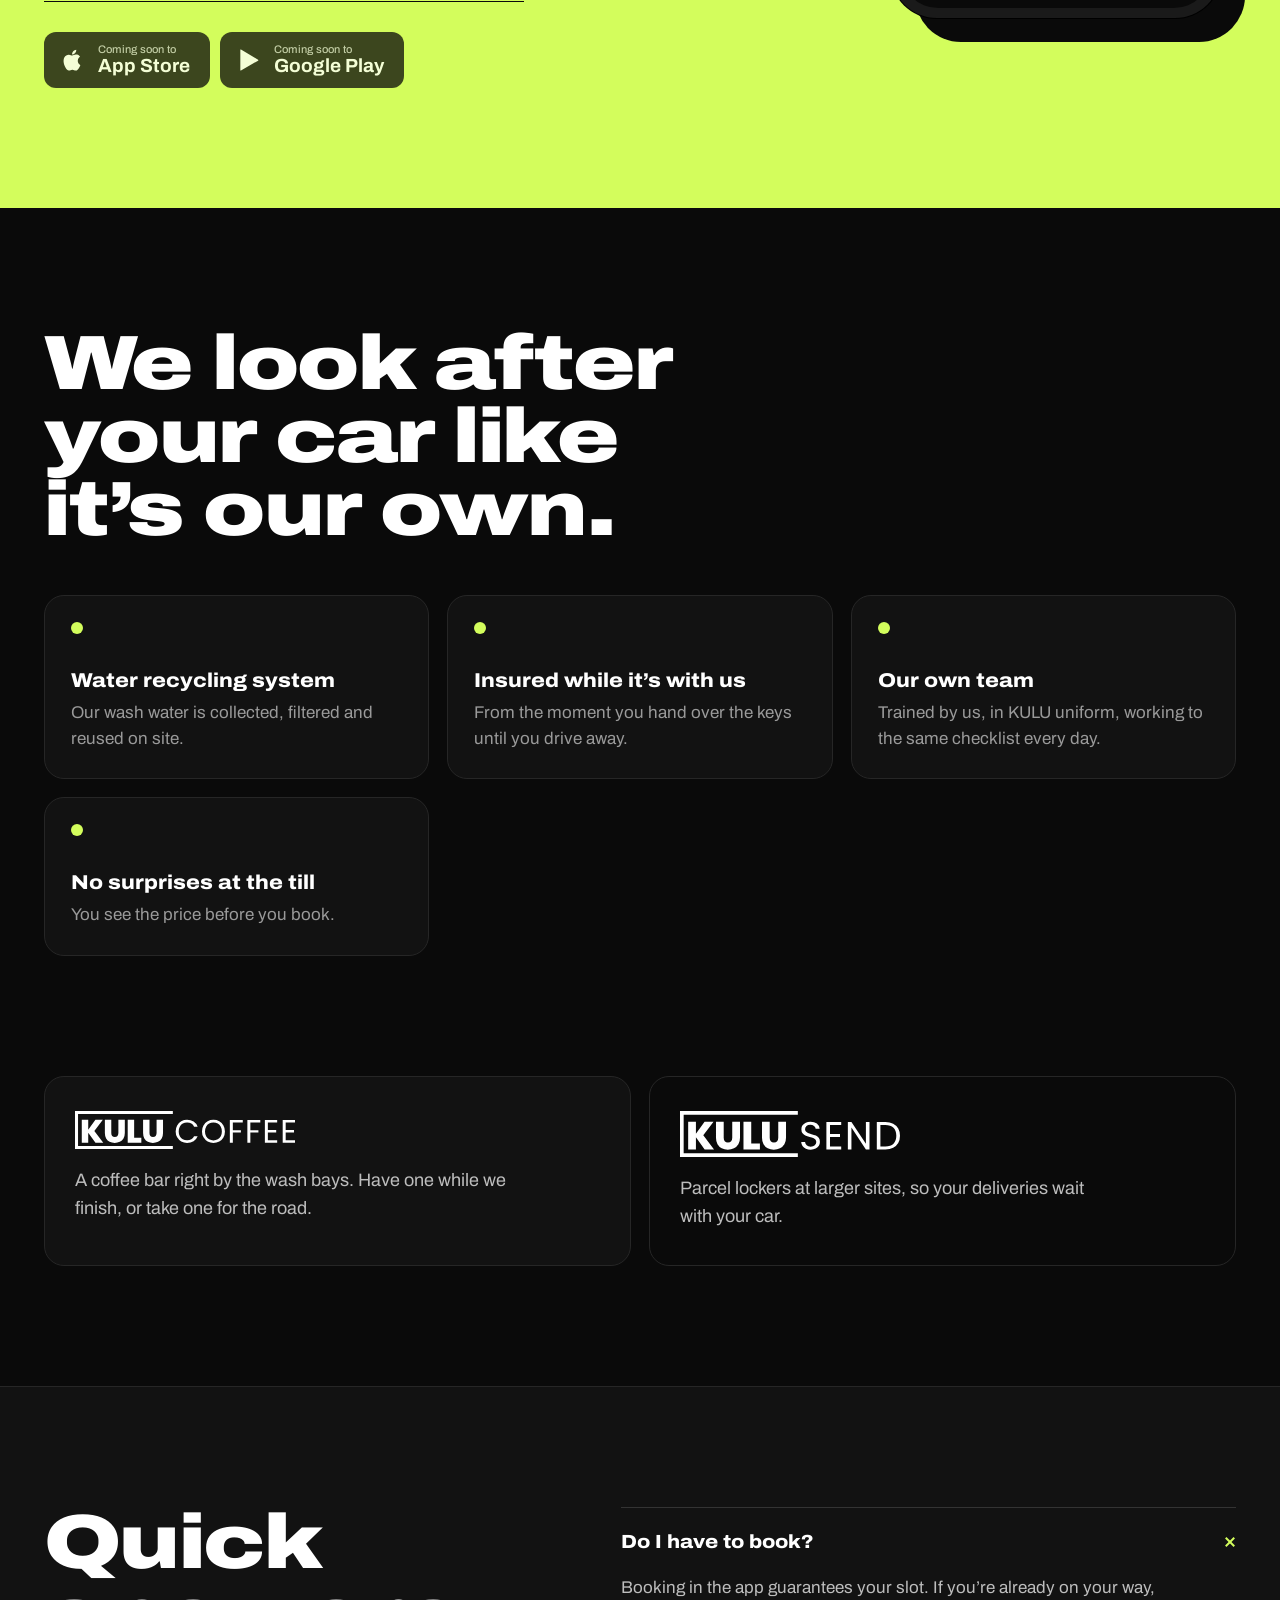
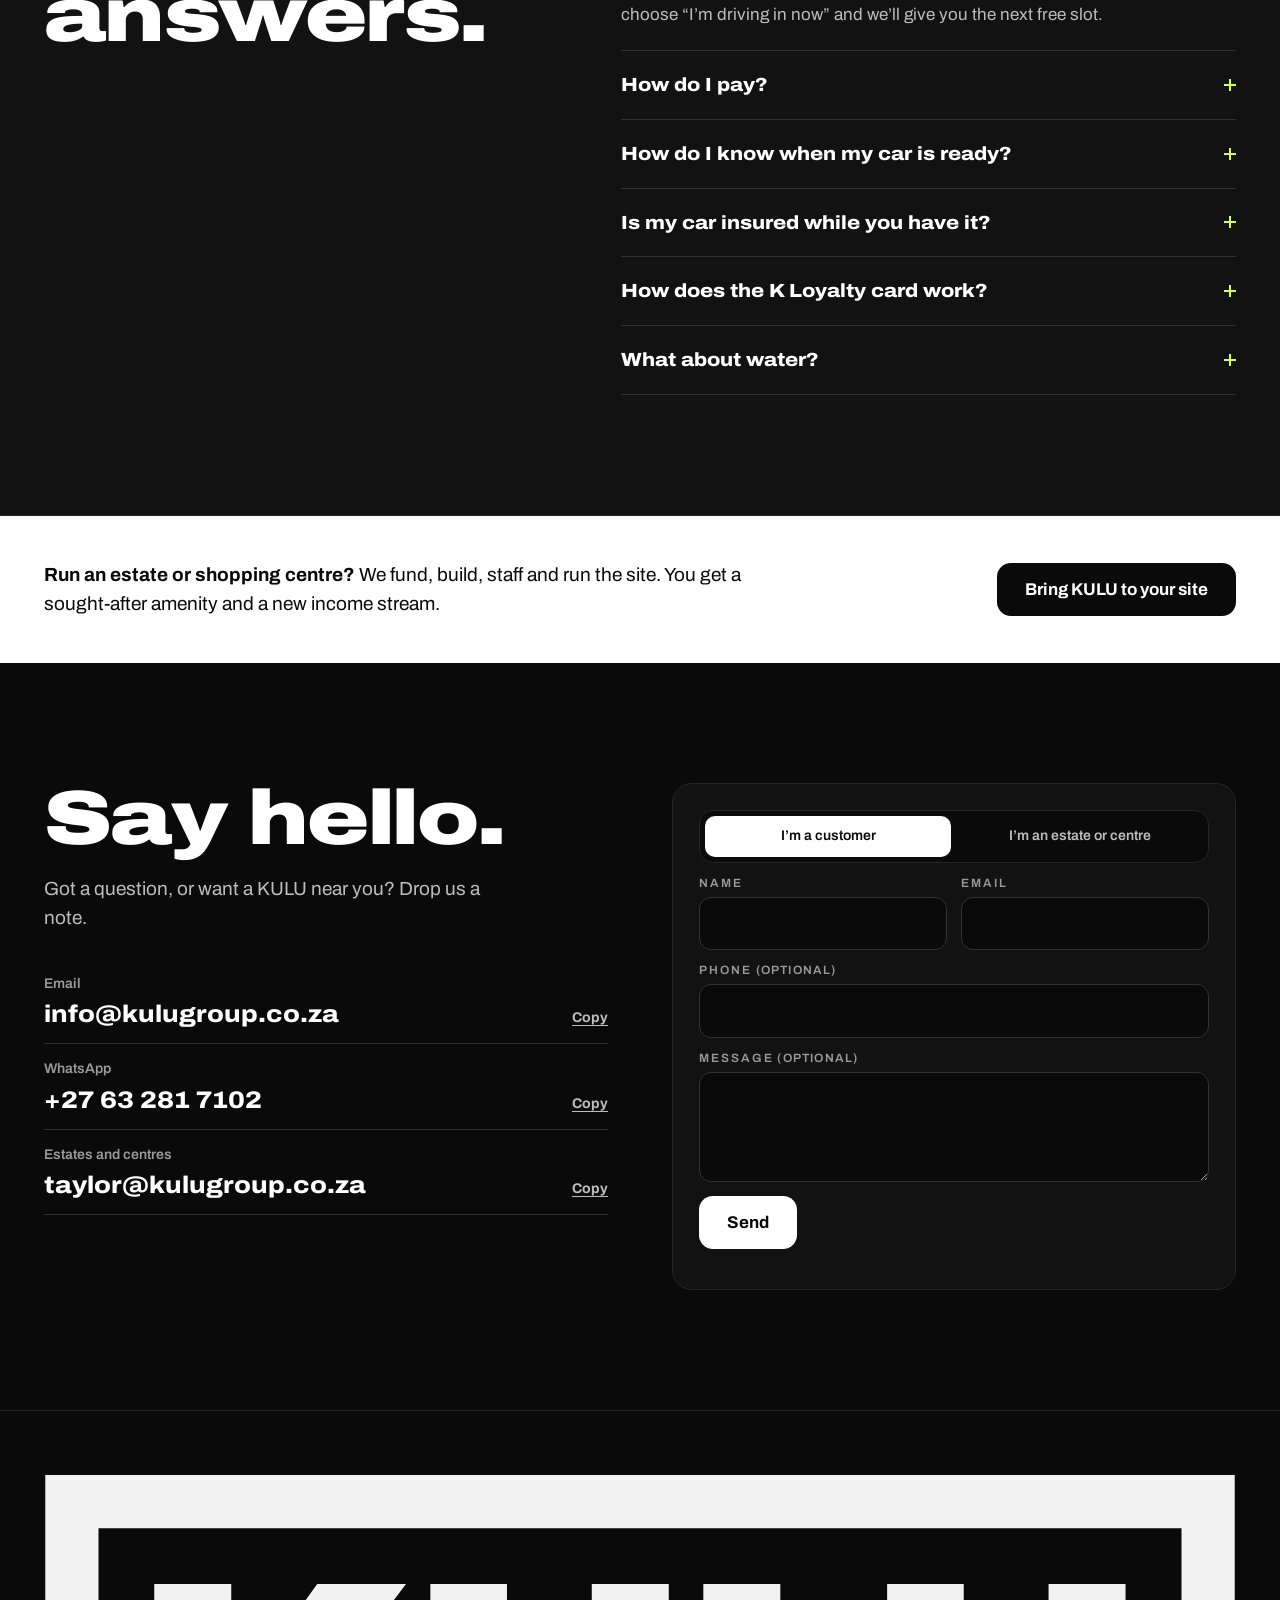
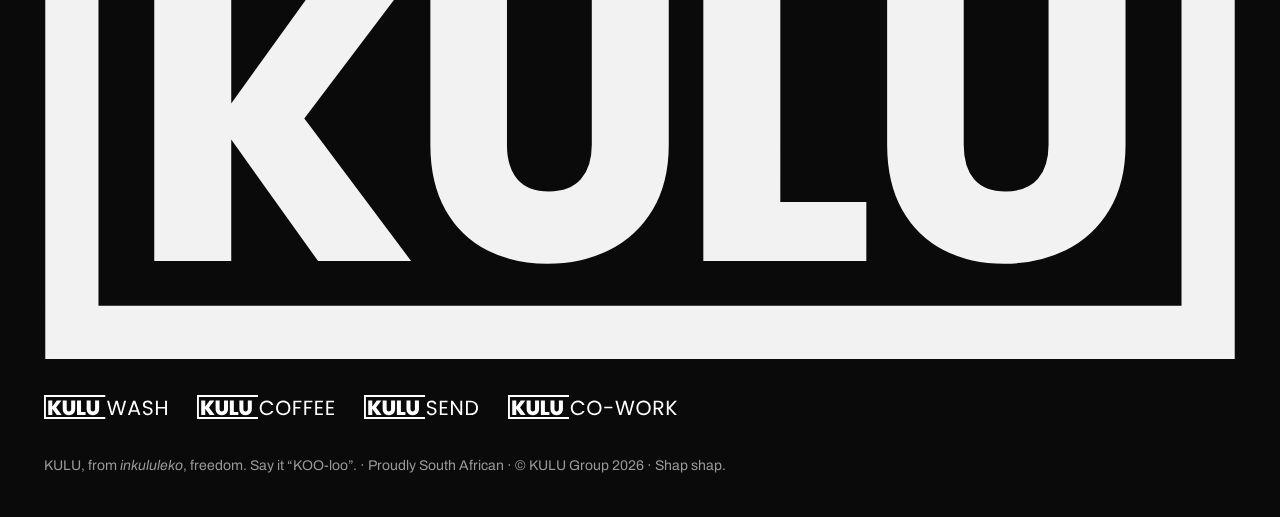
<file: customers.html>
<!doctype html>
<html lang="en-ZA">
<head>
<meta charset="utf-8">
<meta name="viewport" content="width=device-width, initial-scale=1, viewport-fit=cover">
<title>KULU · Book a car wash in the app · Shap shap</title>
<meta name="description" content="Book a car wash in the KULU app, hand over your keys and get on with your day. KULU @FitLife, Fit Life Paarl. Open 08:00 to 18:00.">
<meta name="robots" content="noindex"><!-- mock: remove before launch -->
<meta name="theme-color" content="#0A0A0A">
<link rel="icon" href="/favicon.svg" type="image/svg+xml">
<link rel="icon" href="/favicon-32.png" type="image/png" sizes="32x32">
<link rel="apple-touch-icon" href="/apple-touch-icon.png">
<link rel="preconnect" href="https://fonts.googleapis.com">
<link rel="preconnect" href="https://fonts.gstatic.com" crossorigin>
<link rel="stylesheet" href="https://fonts.googleapis.com/css2?family=Archivo:wdth,wght@100..125,400..900&display=swap">
<link rel="stylesheet" href="css/app-landing.css">
<script src="js/main.js" defer></script>
</head>
<body>

<a class="skip" href="#main">Skip to content</a>

<nav aria-label="Main">
  <div class="in">
    <a class="brand" href="#main"><img src="assets/logos/kulu-logo-white.svg" alt="KULU home" width="606" height="246"></a>
    <div class="links">
      <a href="#how">How it works</a>
      <a href="#washes">Washes</a>
      <a href="#find">Find us</a>
      <a href="#faq">FAQs</a>
      <a class="pill" href="#app">Get the app</a>
      <button class="menu-btn" type="button" aria-expanded="false" aria-controls="mnav"><span class="vh">Menu</span><svg viewBox="0 0 24 24" aria-hidden="true"><path class="l1" d="M3 7H21"/><path class="l2" d="M3 17H21"/></svg></button>
    </div>
  </div>
  <div class="mnav" id="mnav" data-bp="861px" hidden>
    <div class="in"><a href="#how">How it works</a><a href="#washes">Washes</a><a href="#find">Find us</a><a href="#faq">FAQs</a><a href="#hello">Contact</a><a href="index.html#partner">For estates and centres</a></div>
  </div>
</nav>

<main id="main">

<!-- HERO -->
<header class="hero">
  <div class="in">
    <div class="hero-copy">
      <p class="status" data-open-status><span class="dot"></span><span class="status-text">KULU @FitLife · Open 08:00 to 18:00</span></p>
      <h1>Shop.<br>Wash.<br><span class="lime">Shap shap.</span></h1>
      <p class="lede">Book a wash in the KULU app, hand over your keys and get on with your day. We’ll show you when your car is clean and ready.</p>
      <div class="cta">
        <a class="btn" href="#app">Get the app</a>
        <a class="btn ghost" href="#washes">See the washes</a>
      </div>
      <div class="qr-mini">
        <img src="assets/images/qr-app.svg" alt="QR code linking to the KULU app" width="29" height="29">
        <p><b>Scan to get the app.</b> Point your phone camera at the code.</p>
      </div>
    </div>

    <div class="phone hero-phone" aria-hidden="true">
      <div class="screen">
        <div class="appbar"><span class="back"></span><div class="stepper"><span class="lab">Step 2 of 5 · When</span><span class="bars"><i class="on"></i><i class="on"></i><i></i><i></i><i></i></span></div><span class="plate sm">CJ 123-456</span></div>
        <p class="s-title">When are you coming in?</p>
        <p class="s-loc"><svg viewBox="0 0 24 24"><path d="M12 21s-7-6.1-7-11.5a7 7 0 0 1 14 0C19 14.9 12 21 12 21z"/><circle cx="12" cy="9.5" r="2.5"/></svg><span><b>KULU @FitLife</b>, Fit Life Paarl · Open 08:00 to 18:00</span></p>
        <div class="s-card on"><svg viewBox="0 0 24 24"><path d="M13 2 4 14h7l-1 8 9-12h-7z"/></svg><b>I’m driving in now</b><span>Next slot today at 12:00</span></div>
        <div class="s-card"><svg viewBox="0 0 24 24"><rect x="3" y="5" width="18" height="16" rx="2"/><path d="M3 10h18M8 3v4M16 3v4"/></svg><b>Book ahead</b><span>Pick a day and a 15-minute slot</span></div>
        <div class="s-btn">Continue</div>
      </div>
    </div>
  </div>
</header>

<div class="ticker" aria-hidden="true"><div class="track">
  <div><span>Drop your keys</span><i></i><span>Do your shop</span><i></i><span>Follow your wash live</span><i></i><span>Collect a clean car</span><i></i><span>Shap shap</span><i></i></div>
  <div><span>Drop your keys</span><i></i><span>Do your shop</span><i></i><span>Follow your wash live</span><i></i><span>Collect a clean car</span><i></i><span>Shap shap</span><i></i></div>
</div></div>

<!-- HOW IT WORKS -->
<section class="how" id="how">
  <div class="in">
    <div>
      <p class="k">How it works</p>
      <h2>Three steps. Zero waiting around.</h2>
      <ol class="steps">
        <li><b>1</b><div><h3>Book in the app</h3><p>Driving in now? Grab the next slot. Or book ahead: pick a day and a 15-minute slot.</p></div></li>
        <li><b>2</b><div><h3>Pull in and hand over your keys</h3><p>We find your booking from your number plate. Off you go to do your shop.</p></div></li>
        <li><b>3</b><div><h3>Follow your wash live</h3><p>Watch it under Bookings. We’ll show you when your car is clean and ready.</p></div></li>
      </ol>
    </div>
    <div class="phone" aria-hidden="true">
      <div class="screen">
        <p class="s-k">Booking KL-L78Y</p>
        <p class="s-title xl">You’re booked.</p>
        <div class="s-ticket">
          <span class="plate">CJ 123-456</span>
          <p class="when">Tue 24 Nov · 10:15</p>
          <dl>
            <div><dt>Where</dt><dd>KULU @FitLife</dd></div>
            <div><dt>Wash</dt><dd>Express wash</dd></div>
            <div><dt>To pay</dt><dd>R100 at the counter</dd></div>
            <div><dt>Stamps</dt><dd>3 of 8 on your K Loyalty card</dd></div>
          </dl>
        </div>
        <div class="s-live"><span class="dot"></span>Washing now</div>
      </div>
    </div>
  </div>
</section>

<!-- WASHES -->
<section class="washes" id="washes">
  <div class="in">
    <p class="k">The washes</p>
    <h2>Pick your wash.</h2>
    <div class="wgrid">
      <article class="wash">
        <p class="wk">Quick and clean</p>
        <h3>Express wash</h3>
        <p class="price">R100</p>
        <ul><li>What’s included: to confirm</li><li>How long it takes: to confirm</li></ul>
        <a class="btn sm" href="#app">Book in the app</a>
      </article>
      <article class="wash tbc">
        <span class="tag">To confirm</span>
        <p class="wk">Inside and out</p>
        <h3>Wash name</h3>
        <p class="price">R—</p>
        <ul><li>What’s included</li><li>How long it takes</li></ul>
        <a class="btn sm" href="#app">Book in the app</a>
      </article>
      <article class="wash tbc">
        <span class="tag">To confirm</span>
        <p class="wk">The full works</p>
        <h3>Wash name</h3>
        <p class="price">R—</p>
        <ul><li>What’s included</li><li>How long it takes</li></ul>
        <a class="btn sm" href="#app">Book in the app</a>
      </article>
    </div>
    <div class="extras">
      <div class="extra"><svg viewBox="0 0 24 24" aria-hidden="true"><path d="M4 8h13v6a5 5 0 0 1-5 5H9a5 5 0 0 1-5-5zM17 10h1.5a2.5 2.5 0 0 1 0 5H17M8 2v3M12 2v3"/></svg><div><h3>Add a coffee</h3><p>Order a KULU coffee with your booking and it’s ready when you are.</p></div></div>
      <div class="extra"><span class="stamps" aria-hidden="true"><i class="f"></i><i class="f"></i><i class="f"></i><i></i><i></i><i></i><i></i><i></i></span><div><h3>K Loyalty card</h3><p>Every wash you collect adds a stamp. Eight stamps fills your card.</p></div></div>
    </div>
    <p class="note">Pay by card or tap at the KULU counter when you collect your car. Online payment in the app is coming soon.</p>
  </div>
</section>

<!-- FIND US -->
<section class="find" id="find">
  <div class="in">
    <p class="k">Find us</p>
    <h2>Where’s my KULU?</h2>
    <div class="fgrid">
      <article class="site">
        <div class="site-img"><img src="assets/images/site-illustration-900.jpg" width="900" height="361" loading="lazy" decoding="async" alt="Illustration of a KULU site with coffee container and wash bays"></div>
        <div class="site-body">
          <p class="status" data-open-status><span class="dot"></span><span class="status-text">Open 08:00 to 18:00</span></p>
          <h3>KULU @FitLife</h3>
          <p class="addr"><svg viewBox="0 0 24 24" aria-hidden="true"><path d="M12 21s-7-6.1-7-11.5a7 7 0 0 1 14 0C19 14.9 12 21 12 21z"/><circle cx="12" cy="9.5" r="2.5"/></svg>Fit Life Paarl, Western Cape</p>
          <dl>
            <div><dt>Hours</dt><dd>08:00 to 18:00</dd></div>
            <div><dt>Slots</dt><dd>Every 15 minutes</dd></div>
            <div><dt>Coffee</dt><dd>Add one to your booking</dd></div>
          </dl>
          <div class="row">
            <a class="btn sm" href="#app">Book here</a>
            <a class="btn sm ghost" href="https://www.google.com/maps/search/?api=1&amp;query=Fit+Life+Paarl" target="_blank" rel="noopener">Directions</a>
          </div>
        </div>
      </article>
      <article class="site soon">
        <p class="k">Coming soon</p>
        <h3>More KULUs on the way.</h3>
        <p>We’re opening on estates and in shopping centres across the Western Cape. Get the app or leave your details and we’ll tell you when there’s one near you.</p>
        <a class="btn sm ghost" href="#hello">Tell me when you open</a>
      </article>
    </div>
  </div>
</section>

<!-- APP -->
<section class="app" id="app">
  <div class="in">
    <div class="app-copy">
      <p class="k">The KULU app</p>
      <h2>Your car wash, in your pocket.</h2>
      <ul class="feats">
        <li><b>Drive in now or book ahead</b><span>Grab the next slot or pick a day and a 15-minute slot.</span></li>
        <li><b>Your garage</b><span>Save your cars once. We know them by their plate.</span></li>
        <li><b>Follow your wash live</b><span>See the moment your car is clean and ready.</span></li>
        <li><b>Stamps on every wash</b><span>Your K Loyalty card lives in the app.</span></li>
      </ul>
      <div class="stores">
        <a class="store" href="/app/" data-store="APP_STORE_URL"><svg viewBox="0 0 24 24" aria-hidden="true"><path fill="currentColor" d="M16.4 12.6c0-2.4 2-3.6 2.1-3.7-1.1-1.7-2.9-1.9-3.5-1.9-1.5-.2-2.9.9-3.7.9-.8 0-1.9-.9-3.2-.8-1.6 0-3.2 1-4 2.4-1.7 3-.4 7.4 1.2 9.8.8 1.2 1.8 2.5 3 2.4 1.2 0 1.7-.8 3.1-.8 1.5 0 1.9.8 3.2.8 1.3 0 2.1-1.2 2.9-2.4.9-1.4 1.3-2.7 1.3-2.8 0 0-2.4-1-2.4-3.9zM14 5.5c.7-.8 1.1-1.9 1-3-1 0-2.1.7-2.8 1.5-.6.7-1.2 1.8-1 2.9 1.1.1 2.1-.6 2.8-1.4z"/></svg><span><small data-store-label>Download on the</small>App Store</span></a>
        <a class="store" href="/app/" data-store="PLAY_STORE_URL"><svg viewBox="0 0 24 24" aria-hidden="true"><path fill="currentColor" d="M4 2.6v18.8c0 .3.3.5.6.3L20.4 12.6c.3-.2.3-.6 0-.8L4.6 2.3c-.3-.2-.6 0-.6.3z"/></svg><span><small data-store-label>Get it on</small>Google Play</span></a>
      </div>
    </div>
    <div class="qr-card">
      <div class="qr"><img src="assets/images/qr-app.svg" alt="QR code linking to the KULU app at kulugroup.co.za/app" width="29" height="29"></div>
      <p class="qr-t">Scan to get the app</p>
      <p class="qr-s">Point your phone camera at the code. It opens the right store for your phone.</p>
    </div>
    <div class="phone app-phone" aria-hidden="true">
      <div class="screen">
        <div class="appbar"><span class="back"></span><div class="stepper"><span class="lab">Step 5 of 5 · Pay</span><span class="bars"><i class="on"></i><i class="on"></i><i class="on"></i><i class="on"></i><i class="on"></i></span></div><span class="plate sm">CJ 123-456</span></div>
        <p class="s-title">Check and book</p>
        <div class="s-sum">
          <div class="car"><span class="plate">CJ 123-456</span><div><b>Smokey</b><span>Land Cruiser · Red</span></div></div>
          <div class="r"><span>Where</span><em>KULU @FitLife</em></div>
          <div class="r"><span>When</span><em>Tue 24 Nov at 10:15</em></div>
          <div class="r"><span>Wash</span><em>Express wash</em><strong>R100</strong></div>
          <div class="r tot"><span>Total</span><strong>R100</strong></div>
        </div>
        <div class="s-btn">Confirm booking</div>
      </div>
    </div>
  </div>
</section>

<!-- TRUST -->
<section class="trust">
  <div class="in">
    <h2>We look after your car like it’s our own.</h2>
    <div class="tgrid">
      <div><h3>Water recycling system</h3><p>Our wash water is collected, filtered and reused on site.</p></div>
      <div><h3>Insured while it’s with us</h3><p>From the moment you hand over the keys until you drive away.</p></div>
      <div><h3>Our own team</h3><p>Trained by us, in KULU uniform, working to the same checklist every day.</p></div>
      <div><h3>No surprises at the till</h3><p>You see the price before you book.</p></div>
    </div>
  </div>
</section>

<!-- COFFEE + SEND -->
<section class="more">
  <div class="in">
    <div class="m coffee"><img src="assets/logos/kulu-coffee-white.svg" alt="KULU Coffee" width="1339" height="234"><p>A coffee bar right by the wash bays. Have one while we finish, or take one for the road.</p></div>
    <div class="m"><img src="assets/logos/kulu-send-white.svg" alt="KULU Send" width="1112" height="234"><p>Parcel lockers at larger sites, so your deliveries wait with your car.</p></div>
  </div>
</section>

<!-- FAQ -->
<section class="faq" id="faq">
  <div class="in">
    <h2>Quick answers.</h2>
    <div class="qs">
      <details open><summary>Do I have to book?</summary><p>Booking in the app guarantees your slot. If you’re already on your way, choose “I’m driving in now” and we’ll give you the next free slot.</p></details>
      <details><summary>How do I pay?</summary><p>By card or tap at the KULU counter when you collect your car. Paying in the app is coming soon.</p></details>
      <details><summary>How do I know when my car is ready?</summary><p>Follow your wash live under Bookings in the app. We’ll show you when your car is clean and ready.</p></details>
      <details><summary>Is my car insured while you have it?</summary><p>Yes. From the moment you hand over the keys until you drive away.</p></details>
      <details><summary>How does the K Loyalty card work?</summary><p>Every wash you collect adds a stamp to the card in your app. Eight stamps fills it.</p></details>
      <details><summary>What about water?</summary><p>Our water recycling system collects, filters and reuses wash water on site.</p></details>
    </div>
  </div>
</section>

<!-- PARTNERS -->
<section class="pstrip">
  <div class="in">
    <p><b>Run an estate or shopping centre?</b> We fund, build, staff and run the site. You get a sought-after amenity and a new income stream.</p>
    <a class="btn" href="index.html#partner">Bring KULU to your site</a>
  </div>
</section>

<!-- CONTACT -->
<section class="contact" id="hello">
  <div class="in">
    <div><h2>Say hello.</h2><p class="lede">Got a question, or want a KULU near you? Drop us a note.</p>
      <div class="lines">
        <div class="line"><span>Email</span><strong><a id="c-email" data-config="EMAIL" href="mailto:info@kulugroup.co.za">info@kulugroup.co.za</a></strong><button type="button" data-copy="c-email" aria-label="Copy email address">Copy</button></div>
        <div class="line"><span>WhatsApp</span><strong><a id="c-phone" data-config="WHATSAPP" href="https://wa.me/27632817102">+27 63 281 7102</a></strong><button type="button" data-copy="c-phone" aria-label="Copy WhatsApp number">Copy</button></div>
        <div class="line"><span>Estates and centres</span><strong><a id="c-centre" data-config="PARTNER_EMAIL" href="mailto:taylor@kulugroup.co.za">taylor@kulugroup.co.za</a></strong><button type="button" data-copy="c-centre" aria-label="Copy estates and shopping centres email">Copy</button></div>
      </div>
    </div>
    <form class="form" id="f" method="POST" novalidate>
      <div class="seg" role="radiogroup" aria-label="What brings you here">
        <input type="radio" name="enquiry_type" id="t-news" value="Tell me when you open" checked><label for="t-news">I’m a customer</label>
        <input type="radio" name="enquiry_type" id="t-partner" value="I’m an estate or centre"><label for="t-partner">I’m an estate or centre</label>
      </div>
      <div class="row2"><label for="f-name">Name<input id="f-name" name="name" autocomplete="name" required></label><label for="f-email">Email<input id="f-email" name="email" type="email" autocomplete="email" required></label></div>
      <label for="f-site" id="site-wrap" hidden>Estate or centre name<input id="f-site" name="site" autocomplete="organization"></label>
      <label for="f-phone"><span>Phone <span class="opt">(optional)</span></span><input id="f-phone" name="phone" type="tel" autocomplete="tel"></label>
      <label for="f-msg"><span>Message <span class="opt">(optional)</span></span><textarea id="f-msg" name="message"></textarea></label>
      <input class="gotcha" type="text" name="_gotcha" tabindex="-1" autocomplete="off">
      <button class="btn" type="submit">Send</button>
      <div aria-live="polite"><p class="msg" id="f-ok" hidden>Thanks. We’ll be in touch soon. Shap shap.</p><p class="msg err" id="f-err" hidden>Sorry, that didn’t send. Please try again, or email us at <a data-config="EMAIL" href="mailto:info@kulugroup.co.za">info@kulugroup.co.za</a>.</p></div>
    </form>
  </div>
</section>

</main>

<footer class="foot">
  <div class="in">
    <img class="big" src="assets/logos/kulu-logo-white.svg" alt="KULU" width="606" height="246">
    <div class="subs"><img src="assets/logos/kulu-wash-white.svg" alt="KULU Wash" width="1196" height="234"><img src="assets/logos/kulu-coffee-white.svg" alt="KULU Coffee" width="1339" height="234"><img src="assets/logos/kulu-send-white.svg" alt="KULU Send" width="1112" height="234"><img src="assets/logos/kulu-co-work-white.svg" alt="KULU Co-work" width="1649" height="234"></div>
    <p>KULU, from <i>inkululeko</i>, freedom. Say it “KOO-loo”. · Proudly South African · © KULU Group <span id="yr">2026</span> · Shap shap.</p>
  </div>
</footer>

</body>
</html>
</file>
<file: css/app-landing.css>
/* KULU customer landing page, styled to match the KULU app */
:root{
  --bg:#0A0A0A;--card:#121212;--card2:#181818;--line:#262626;--line2:#333;
  --white:#fff;--plate:#F4F4F0;--grey:#9A9A9A;--grey2:#BDBDBD;--lime:#D3FD5C;
  --wide:"Archivo","Arial Black",Arial,sans-serif;
  --body:"Archivo","Helvetica Neue",Arial,sans-serif;
  --r:20px;
  color-scheme:dark;
}
*{box-sizing:border-box}
html{scroll-behavior:smooth;scroll-padding-top:84px}
body{margin:0;background:var(--bg);color:var(--white);font:400 17px/1.55 var(--body);-webkit-font-smoothing:antialiased;overflow-x:hidden}
h1,h2,h3,p,dl,dd,ol,ul{margin:0}
ol,ul{padding:0;list-style:none}
a{color:inherit}
img{max-width:100%}
.in{max-width:1240px;margin:0 auto;padding-inline:max(24px,env(safe-area-inset-left,0px))}
@media (max-width:480px){.in{padding-inline:18px}}
:focus-visible{outline:3px solid var(--lime);outline-offset:3px}
.vh{position:absolute!important;width:1px;height:1px;padding:0;margin:-1px;overflow:hidden;clip:rect(0 0 0 0);white-space:nowrap;border:0}
.skip{position:absolute;left:12px;top:-60px;z-index:40;background:var(--white);color:var(--bg);font-weight:700;padding:12px 16px;text-decoration:none}
.skip:focus{top:12px}

/* type */
h1,h2,.s-title{font-family:var(--wide);font-stretch:125%;font-weight:900;letter-spacing:-.02em;line-height:.95;text-wrap:balance}
h2{font-size:clamp(40px,6vw,84px)}
.k,.s-k,.lab,dt,.wk{font:600 12px/1 var(--body);letter-spacing:.2em;text-transform:uppercase;color:var(--grey)}
.k{margin-bottom:18px}
.lime{color:var(--lime)}

/* buttons */
.btn{display:inline-flex;align-items:center;justify-content:center;background:var(--white);color:var(--bg);text-decoration:none;font:700 17px/1 var(--body);padding:18px 28px;border-radius:14px;border:0;cursor:pointer;transition:transform .15s,background .15s}
.btn:hover{transform:translateY(-2px)}
.btn.ghost{background:transparent;color:var(--white);box-shadow:inset 0 0 0 1.5px var(--line2)}
.btn.ghost:hover{box-shadow:inset 0 0 0 1.5px var(--white)}
.btn.sm{font-size:15px;padding:14px 20px;border-radius:12px}

/* number plate, as in the app */
.plate{display:inline-block;background:var(--plate);color:var(--bg);font:800 22px/1 var(--body);font-stretch:100%;letter-spacing:.08em;padding:9px 14px;border-radius:6px;box-shadow:inset 0 0 0 3px var(--plate),inset 0 0 0 5px var(--bg);white-space:nowrap}
.plate.sm{font-size:10px;padding:5px 7px;border-radius:4px;box-shadow:inset 0 0 0 2px var(--plate),inset 0 0 0 3px var(--bg)}

/* open/closed status */
.status{display:inline-flex;align-items:center;gap:10px;font:600 14px/1.2 var(--body);color:var(--grey2);background:var(--card);border:1px solid var(--line);border-radius:999px;padding:9px 14px 9px 12px}
.dot{width:9px;height:9px;border-radius:50%;background:var(--grey);flex:none}
.status.open .dot,.s-live .dot{background:var(--lime);box-shadow:0 0 0 0 rgba(211,253,92,.6);animation:ping 2s infinite}
.status.open b{color:var(--lime);font-weight:700}
@keyframes ping{70%{box-shadow:0 0 0 8px rgba(211,253,92,0)}100%{box-shadow:0 0 0 0 rgba(211,253,92,0)}}

/* nav */
nav{position:sticky;top:0;z-index:30;background:rgba(10,10,10,.86);backdrop-filter:blur(12px);-webkit-backdrop-filter:blur(12px);border-bottom:1px solid var(--line)}
nav>.in{display:flex;align-items:center;justify-content:space-between;gap:16px;padding-block:16px}
.brand img{display:block;width:104px;height:auto}
.links{display:flex;align-items:center;gap:28px}
.links a{font:600 15px/1 var(--body);text-decoration:none;color:var(--grey2)}
.links a:hover{color:var(--white)}
.links a.pill{background:var(--white);color:var(--bg);padding:12px 18px;border-radius:999px}
.links .africa{display:block;width:24px;height:auto}
.menu-btn{display:none;align-items:center;justify-content:center;width:44px;height:44px;margin-right:-10px;padding:0;background:none;border:0;color:var(--white);cursor:pointer}
.menu-btn svg{width:24px;height:24px;stroke:currentColor;stroke-width:2.5;fill:none;overflow:visible}
.menu-btn path{transition:transform .2s;transform-origin:12px 12px}
.menu-btn[aria-expanded="true"] .l1{transform:rotate(45deg) translateY(5px)}
.menu-btn[aria-expanded="true"] .l2{transform:rotate(-45deg) translateY(-5px)}
.mnav{position:absolute;left:0;right:0;top:100%;background:var(--bg);border-bottom:1px solid var(--line)}
.mnav .in{display:grid;padding-block:4px 16px}
.mnav a{text-decoration:none;font:800 22px/1.2 var(--wide);font-stretch:112%;padding:16px 0;border-top:1px solid var(--line)}
@media (max-width:860px){.links a:not(.pill){display:none}.menu-btn{display:inline-flex}.links{gap:16px}}
@media (max-width:400px){.brand img{width:92px}.links{gap:12px}.links a.pill{padding:11px 14px;font-size:14px}.links .africa{width:22px}}
@media (min-width:861px){.mnav{display:none!important}}

/* phone frame and app screens */
.phone{width:min(100%,330px);aspect-ratio:9/17.5;justify-self:center;background:#1a1a1a;border-radius:46px;padding:10px;box-shadow:0 0 0 1px #2e2e2e,0 40px 80px -20px rgba(211,253,92,.18),0 30px 60px rgba(0,0,0,.6)}
.screen{position:relative;height:100%;border-radius:37px;background:var(--bg);color:var(--white);padding:22px 18px 18px;display:flex;flex-direction:column;overflow:hidden;font-size:12px}
.screen::before{content:"";position:absolute;top:8px;left:50%;width:84px;height:22px;margin-left:-42px;border-radius:12px;background:#000}
.appbar{display:flex;align-items:flex-end;gap:10px;margin-top:22px}
.back{width:9px;height:9px;border-left:2px solid var(--white);border-bottom:2px solid var(--white);transform:rotate(45deg);margin:0 4px 4px 3px;flex:none}
.stepper{flex:1;display:grid;gap:6px}
.lab{font-size:8px;letter-spacing:.18em}
.bars{display:grid;grid-template-columns:repeat(5,1fr);gap:3px}
.bars i{height:2px;background:var(--line2)}.bars i.on{background:var(--white)}
.s-title{font-size:27px;margin-top:20px}
.s-title.xl{font-size:38px;margin-top:6px}
.s-k{font-size:9px;margin-top:30px}
.s-loc{display:flex;gap:6px;align-items:flex-start;margin-top:12px;color:var(--grey);font-size:11px;line-height:1.35}
.s-loc b{color:var(--white)}
.s-loc svg,.addr svg{width:15px;height:15px;flex:none;fill:none;stroke:var(--lime);stroke-width:2}
.s-card{margin-top:12px;background:var(--card);border:1px solid var(--line);border-radius:12px;padding:14px;display:grid;gap:3px}
.s-card.on{border-color:var(--white)}
.s-card svg{width:18px;height:18px;fill:none;stroke:var(--white);stroke-width:1.8;stroke-linejoin:round;margin-bottom:6px}
.s-card b{font:800 15px/1.15 var(--wide);font-stretch:112%}
.s-card span{color:var(--grey)}
.s-btn{margin-top:auto;background:var(--white);color:var(--bg);text-align:center;font-weight:700;font-size:14px;padding:13px;border-radius:10px}
.s-ticket{margin-top:16px;background:var(--white);color:var(--bg);border-radius:14px;padding:16px}
.s-ticket .when{font:900 19px/1.1 var(--wide);font-stretch:112%;margin:12px 0 4px}
.s-ticket dl div,.site dl div{display:grid;grid-template-columns:62px 1fr;gap:8px;padding:8px 0;border-bottom:1px solid #ddd}
.s-ticket dt{font-size:8px;color:#666;padding-top:2px}
.s-ticket dd{font-size:11px;line-height:1.3}
.s-live{margin-top:auto;display:flex;align-items:center;gap:8px;justify-content:center;font-weight:700;font-size:13px;background:var(--card);border:1px solid var(--line);border-radius:10px;padding:12px}
.s-sum{margin-top:16px;border:1px solid var(--line);border-radius:12px;background:var(--card);overflow:hidden}
.s-sum .car{display:flex;gap:10px;align-items:center;padding:12px;border-bottom:1px solid var(--line)}
.s-sum .car .plate{font-size:12px;padding:7px 9px}
.s-sum .car b{display:block;font:800 14px/1.1 var(--wide);font-stretch:112%}
.s-sum .car div span{color:var(--grey);font-size:10px}
.s-sum .r{display:flex;gap:8px;align-items:baseline;padding:10px 12px;border-bottom:1px solid var(--line)}
.s-sum .r span{width:44px;font-size:8px;letter-spacing:.18em;text-transform:uppercase;color:var(--grey);font-weight:600}
.s-sum .r em{font-style:normal;flex:1;font-size:11px}
.s-sum .r strong{font-size:11px}
.s-sum .r.tot{border:0;padding-block:14px}
.s-sum .r.tot strong{margin-left:auto;font:900 24px/1 var(--wide);font-stretch:112%}

/* hero */
.hero .in{display:grid;grid-template-columns:minmax(0,1.15fr) minmax(0,.85fr);gap:clamp(40px,6vw,96px);align-items:center;padding-block:64px 88px}
.hero h1{font-size:clamp(56px,8.6vw,132px);margin-top:26px}
.hero .lede{margin-top:26px;max-width:30em;font-size:20px;color:var(--grey2)}
.cta{margin-top:32px;display:flex;flex-wrap:wrap;gap:12px}
.qr-mini{margin-top:32px;display:flex;align-items:center;gap:16px;max-width:360px}
.qr-mini img{width:88px;height:88px;background:var(--white);padding:8px;border-radius:12px;flex:none}
.qr-mini p{font-size:15px;color:var(--grey)}
.qr-mini b{color:var(--white);display:block}
@media (hover:none),(max-width:860px){.qr-mini{display:none}}

/* ticker */
.ticker{border-block:1px solid var(--line);overflow:hidden;padding-block:20px;background:var(--bg)}
.track{display:flex;width:max-content;animation:roll 34s linear infinite}
.track div{display:flex;align-items:center;gap:28px;padding-right:28px;font:900 clamp(22px,2.8vw,34px)/1 var(--wide);font-stretch:125%;white-space:nowrap;letter-spacing:-.01em}
.track i{width:12px;height:12px;border-radius:50%;background:var(--lime);flex:none}
@keyframes roll{to{transform:translateX(-50%)}}

/* sections */
.how .in,.washes .in,.find .in,.app .in,.trust .in,.faq .in,.contact .in{padding-block:120px}
@media (max-width:480px){.how .in,.washes .in,.find .in,.app .in,.trust .in,.faq .in,.contact .in{padding-block:84px}}

/* how */
.how .in{display:grid;grid-template-columns:minmax(0,1.1fr) minmax(0,.9fr);gap:clamp(40px,6vw,96px);align-items:center}
.how h2{max-width:9em}
.steps{margin-top:44px;display:grid}
.steps li{display:grid;grid-template-columns:56px minmax(0,1fr);gap:12px;padding:24px 0;border-top:1px solid var(--line)}
.steps li:last-child{border-bottom:1px solid var(--line)}
.steps>li>b{font:900 34px/1 var(--wide);font-stretch:125%}
.steps h3{font:800 21px/1.2 var(--wide);font-stretch:112%}
.steps p{margin-top:6px;color:var(--grey)}

/* washes */
.washes{background:var(--white);color:var(--bg)}
.washes .k{color:#666}
.wgrid{margin-top:48px;display:grid;grid-template-columns:repeat(3,minmax(0,1fr));gap:18px}
.wash{position:relative;border:1.5px solid var(--bg);border-radius:var(--r);padding:28px;display:flex;flex-direction:column;gap:10px}
.wash:first-child{background:var(--bg);color:var(--white)}
.wash:first-child .wk{color:var(--lime)}
.wash h3{font:900 30px/1 var(--wide);font-stretch:125%;letter-spacing:-.02em}
.wash .price{font:900 54px/1 var(--wide);font-stretch:125%;letter-spacing:-.03em;margin:6px 0 4px}
.wash ul{display:grid;gap:6px;margin-bottom:18px;color:inherit;opacity:.75;font-size:15px}
.wash ul li::before{content:"→ "}
.wash .btn{margin-top:auto;align-self:flex-start}
.wash:not(:first-child) .btn{background:var(--bg);color:var(--white)}
.wash.tbc{border-style:dashed;border-color:#999}
.wash.tbc h3,.wash.tbc .price{color:#aaa}
.tag{position:absolute;top:18px;right:18px;font:700 11px/1 var(--body);letter-spacing:.1em;text-transform:uppercase;background:#ffe9a8;color:#5a4300;padding:6px 8px;border-radius:6px}
.extras{margin-top:18px;display:grid;grid-template-columns:repeat(2,minmax(0,1fr));gap:18px}
.extra{display:flex;gap:18px;align-items:center;background:#F4F4F0;border-radius:var(--r);padding:22px 24px}
.extra>svg{width:40px;height:40px;flex:none;fill:none;stroke:var(--bg);stroke-width:1.8;stroke-linecap:round;stroke-linejoin:round}
.extra h3{font:800 19px/1.2 var(--wide);font-stretch:112%}
.extra p{color:#555;font-size:15px;margin-top:2px}
.stamps{display:grid;grid-template-columns:repeat(4,14px);gap:5px;flex:none}
.stamps i{width:14px;height:14px;border-radius:50%;box-shadow:inset 0 0 0 1.5px var(--bg)}
.stamps i.f{background:var(--bg)}
.note{margin-top:22px;color:#666;font-size:15px}

/* find */
.fgrid{margin-top:48px;display:grid;grid-template-columns:minmax(0,1.5fr) minmax(0,1fr);gap:18px}
.site{background:var(--card);border:1px solid var(--line);border-radius:var(--r);overflow:hidden}
.site-img{aspect-ratio:2.4/1;background:#fff}
.site-img img{display:block;width:100%;height:100%;object-fit:cover;object-position:50% 55%}
.site-body{padding:26px 28px 28px}
.site h3{font:900 clamp(28px,3.4vw,40px)/1 var(--wide);font-stretch:125%;letter-spacing:-.02em;margin-top:18px}
.addr{display:flex;gap:8px;align-items:center;margin-top:10px;color:var(--grey2)}
.site dl{margin-top:20px}
.site dl div{grid-template-columns:90px 1fr;border-color:var(--line);padding:12px 0}
.site dl div:first-child{border-top:1px solid var(--line)}
.site dt{padding-top:3px}
.site .row{margin-top:24px;display:flex;flex-wrap:wrap;gap:10px}
.site.soon{padding:28px;display:flex;flex-direction:column;gap:14px;background:transparent;border-style:dashed;border-color:var(--line2)}
.site.soon h3{margin-top:0}
.site.soon p{color:var(--grey)}
.site.soon .btn{margin-top:auto;align-self:flex-start}

/* app */
.app{background:var(--lime);color:var(--bg)}
.app .k{color:#3d4a12}
.app .in{display:grid;grid-template-columns:minmax(0,1.2fr) auto minmax(0,.9fr);gap:clamp(32px,4vw,64px);align-items:center}
.app h2{max-width:8em}
.feats{margin-top:36px;display:grid}
.feats li{display:grid;gap:2px;padding:16px 0;border-top:1.5px solid var(--bg)}
.feats li:last-child{border-bottom:1.5px solid var(--bg)}
.feats b{font:800 19px/1.2 var(--wide);font-stretch:112%}
.feats span{color:#2c3510}
.stores{margin-top:30px;display:flex;flex-wrap:wrap;gap:10px}
.store{display:inline-flex;align-items:center;gap:12px;padding:11px 20px 11px 16px;background:var(--bg);color:var(--white);text-decoration:none;font:700 19px/1.1 var(--body);border-radius:12px;transition:transform .15s}
.store:hover{transform:translateY(-2px)}
.store svg{width:26px;height:26px;flex:none}
.store small{display:block;font:500 11px/1.2 var(--body);letter-spacing:.02em;color:var(--grey2)}
.qr-card{background:var(--bg);color:var(--white);border-radius:var(--r);padding:22px;width:250px;text-align:center}
.qr{background:var(--white);border-radius:12px;padding:14px}
.qr img{display:block;width:100%;height:auto;image-rendering:pixelated}
.qr-t{margin-top:16px;font:900 20px/1.1 var(--wide);font-stretch:112%}
.qr-s{margin-top:6px;font-size:13px;color:var(--grey)}
.app-phone{box-shadow:0 0 0 1px #000,24px 24px 0 var(--bg)}
@media (hover:none),(max-width:600px){.qr-card{display:none}}

/* trust */
.trust h2{max-width:11em}
.tgrid{margin-top:48px;display:grid;grid-template-columns:repeat(3,minmax(0,1fr));gap:18px}
.tgrid div{background:var(--card);border:1px solid var(--line);border-radius:var(--r);padding:26px}
.tgrid div::before{content:"";display:block;width:12px;height:12px;border-radius:50%;background:var(--lime);margin-bottom:34px}
.tgrid h3{font:800 20px/1.2 var(--wide);font-stretch:112%}
.tgrid p{margin-top:8px;color:var(--grey)}

/* coffee + send */
.more .in{display:grid;grid-template-columns:repeat(2,minmax(0,1fr));gap:18px;padding-bottom:120px}
.m{border:1px solid var(--line);border-radius:var(--r);padding:34px 30px;display:grid;gap:18px;align-content:start}
.m img{width:220px;height:auto}
.m p{color:var(--grey2);font-size:18px;max-width:24em}
.m.coffee{background:var(--card)}

/* faq */
.faq{background:var(--card);border-block:1px solid var(--line)}
.faq .in{display:grid;grid-template-columns:minmax(0,1fr) minmax(0,1.2fr);gap:64px;align-items:start}
.qs details{border-top:1px solid var(--line2)}
.qs details:last-child{border-bottom:1px solid var(--line2)}
.qs summary{list-style:none;cursor:pointer;display:flex;justify-content:space-between;gap:16px;align-items:center;padding:22px 0;font:800 19px/1.25 var(--wide);font-stretch:112%}
.qs summary::-webkit-details-marker{display:none}
.qs summary::after{content:"";width:12px;height:12px;flex:none;background:linear-gradient(var(--lime),var(--lime)) center/100% 2px no-repeat,linear-gradient(var(--lime),var(--lime)) center/2px 100% no-repeat;transition:transform .2s}
.qs details[open] summary::after{transform:rotate(45deg)}
.qs details p{padding:0 0 22px;color:var(--grey2);max-width:34em}

/* partner strip */
.pstrip{background:var(--white);color:var(--bg)}
.pstrip .in{display:flex;flex-wrap:wrap;align-items:center;justify-content:space-between;gap:20px 40px;padding-block:44px}
.pstrip p{font-size:19px;max-width:40em}
.pstrip .btn{background:var(--bg);color:var(--white)}

/* contact */
.contact .in{display:grid;grid-template-columns:minmax(0,1fr) minmax(0,1fr);gap:64px;align-items:start}
.contact .lede{margin-top:18px;font-size:19px;color:var(--grey2);max-width:24em}
.lines{margin-top:40px;display:grid;gap:14px}
.line{display:flex;flex-wrap:wrap;align-items:baseline;justify-content:space-between;gap:6px 16px;padding-bottom:14px;border-bottom:1px solid var(--line2)}
.line span{font-weight:600;color:var(--grey);font-size:14px;flex-basis:100%}
.line strong{flex:1 1 auto;font:800 clamp(19px,2vw,24px)/1.2 var(--wide);font-stretch:112%;overflow-wrap:anywhere}
.line strong a{text-decoration:none}
.line strong a:hover{text-decoration:underline;text-underline-offset:4px}
.line button{background:none;border:0;padding:0;font:700 14px/1 var(--body);text-decoration:underline;text-underline-offset:3px;cursor:pointer;color:var(--grey2)}
.form{display:grid;gap:14px;background:var(--card);border:1px solid var(--line);border-radius:var(--r);padding:26px}
.form label{display:grid;gap:8px;font:600 12px/1 var(--body);letter-spacing:.16em;text-transform:uppercase;color:var(--grey)}
.form input,.form textarea{font:400 17px/1.4 var(--body);letter-spacing:0;text-transform:none;padding:14px;border:1px solid var(--line2);background:var(--bg);color:var(--white);border-radius:12px;width:100%}
.form input:focus,.form textarea:focus{border-color:var(--white);outline:none}
.form textarea{min-height:110px;resize:vertical}
.opt{letter-spacing:.1em}
.seg{position:relative;display:grid;grid-template-columns:1fr 1fr;gap:6px;background:var(--bg);border:1px solid var(--line);border-radius:14px;padding:5px}
.seg input{position:absolute;width:1px;height:1px;opacity:0;pointer-events:none}
.seg label{display:block;padding:12px 8px;text-align:center;cursor:pointer;font:600 14px/1.2 var(--body);letter-spacing:0;text-transform:none;color:var(--grey2);border-radius:10px}
.seg input:checked+label{background:var(--white);color:var(--bg)}
.seg input:focus-visible+label{outline:3px solid var(--lime);outline-offset:2px}
.row2{display:grid;grid-template-columns:1fr 1fr;gap:14px}
.form .btn{justify-self:start}
.form .btn:disabled{opacity:.6;cursor:progress;transform:none}
.msg{font-weight:600;padding:14px 16px;border-radius:12px;background:var(--lime);color:var(--bg)}
.msg.err{background:#3a1414;color:#ffd5d5}
.msg a{color:inherit}
.gotcha{display:none}
[hidden]{display:none!important}

/* footer */
.foot{border-top:1px solid var(--line)}
.foot .in{padding-block:64px 40px;display:grid;gap:36px}
.foot .big{width:100%;height:auto;opacity:.95}
.subs{display:flex;flex-wrap:wrap;gap:14px 30px}
.subs img{height:24px;width:auto}
.foot p{color:var(--grey);font-size:14px}

/* responsive */
@media (max-width:1080px){
  .app .in{grid-template-columns:minmax(0,1fr) auto}
  .app-phone{display:none}
}
@media (max-width:900px){
  .hero .in,.how .in,.faq .in,.contact .in,.fgrid{grid-template-columns:minmax(0,1fr)}
  .hero .in{padding-block:40px 72px}
  .how .phone{width:min(84%,320px)}
  .wgrid,.tgrid{grid-template-columns:minmax(0,1fr)}
  .extras,.more .in{grid-template-columns:minmax(0,1fr)}
  .app .in{grid-template-columns:minmax(0,1fr)}
  .faq .in{gap:32px}
}
@media (max-width:480px){
  .hero h1{font-size:clamp(46px,14.5vw,64px)}
  .hero .lede{font-size:18px}
  .cta .btn{flex:1 1 auto}
  .row2{grid-template-columns:minmax(0,1fr)}
  .wash .price{font-size:46px}
  .site-body,.wash,.form{padding:22px}
  .stores .store{flex:1 1 auto}
}
@media (prefers-reduced-motion:reduce){
  html{scroll-behavior:auto}
  .track,.status.open .dot,.s-live .dot{animation:none}
  .btn,.store,.menu-btn path,.qs summary::after{transition:none}
}

/* /app page (QR code target) */
.getapp{min-height:100vh;min-height:100svh;display:grid;place-content:center;justify-items:center;gap:22px;text-align:center;padding:48px 24px}
.getapp>img{width:min(60vw,220px);height:auto}
.getapp h1{font-size:clamp(36px,9vw,64px);margin-top:12px}
.getapp p{color:var(--grey2);font-size:18px}
.getapp .store{background:var(--white);color:var(--bg)}
.getapp .store small{color:#555}
.back-home{color:var(--grey);font-size:15px;margin-top:12px}

/* site card extras */
.site-intro{margin-top:14px;color:var(--white);font-size:18px;max-width:30em}
.dd-more{display:flex;flex-wrap:wrap;align-items:center;gap:6px 12px}
.more-btn{background:none;border:1px solid var(--line2);color:var(--white);font:600 13px/1 var(--body);padding:7px 12px;border-radius:999px;cursor:pointer}
.more-btn:hover{border-color:var(--white)}
.status.soon .dot{background:var(--lime)}
.status.soon b{color:var(--lime);font-weight:700}

/* pop-up panel: centred on desktop, a bottom sheet on phones */
.sheet{width:min(640px,calc(100% - 32px));max-height:min(88vh,860px);padding:0;border:1px solid var(--line2);border-radius:24px;background:var(--card);color:var(--white);overflow:auto;overscroll-behavior:contain}
.sheet::backdrop{background:rgba(0,0,0,.7);backdrop-filter:blur(4px);-webkit-backdrop-filter:blur(4px)}
.sheet[open]{animation:sheet-in .25s ease-out}
@keyframes sheet-in{from{opacity:0;transform:translateY(16px)}}
.sheet-in{position:relative;padding:34px 32px 32px}
.sheet-x{position:absolute;top:16px;right:16px;width:44px;height:44px;display:grid;place-items:center;background:var(--bg);border:1px solid var(--line2);border-radius:50%;color:var(--white);cursor:pointer}
.sheet-x svg{width:18px;height:18px;stroke:currentColor;stroke-width:2.2;fill:none}
.sheet h3{font:900 clamp(30px,5vw,44px)/.98 var(--wide);font-stretch:125%;letter-spacing:-.02em;padding-right:48px}
.sheet .status{margin-top:18px}
.sheet-lede{margin-top:16px;font-size:18px;color:var(--grey2)}
.sheet h4{margin:30px 0 4px;font:600 12px/1 var(--body);letter-spacing:.2em;text-transform:uppercase;color:var(--grey)}
.dos li{display:grid;gap:3px;padding:14px 0 14px 22px;border-bottom:1px solid var(--line);position:relative;border-radius:8px;transition:background .4s}
.dos li::before{content:"";position:absolute;left:0;top:21px;width:9px;height:9px;border-radius:50%;background:var(--lime)}
.dos b{font:800 18px/1.25 var(--wide);font-stretch:112%}
.dos span{color:var(--grey2)}
.dos li.hl{background:rgba(211,253,92,.12)}
.dos li:focus{outline:none}
.sheet dl div{display:grid;grid-template-columns:90px 1fr;gap:8px;padding:12px 0;border-bottom:1px solid var(--line)}
.sheet dt{padding-top:3px}
.sheet .row{margin-top:26px;display:flex;flex-wrap:wrap;gap:10px}
@media (max-width:600px){
  .sheet{width:100%;max-width:none;max-height:92vh;margin:auto 0 0;border-radius:24px 24px 0 0;border-bottom:0}
  .sheet-in{padding:28px 20px calc(24px + env(safe-area-inset-bottom,0px))}
  @keyframes sheet-in{from{transform:translateY(40px);opacity:0}}
}
@media (prefers-reduced-motion:reduce){.sheet[open]{animation:none}.dos li{transition:none}}
.sheet-note{margin-top:16px;padding:14px 16px;border:1px solid var(--lime);border-radius:14px;color:var(--white)}
.sheet-note b{color:var(--lime)}

/* launch countdown (homepage hero), matching the KULU dashboard */
.launch{display:inline-flex;align-items:center;gap:12px;background:var(--bg);border:1.5px solid #3a3a3a;border-radius:999px;padding:9px 20px 9px 16px;white-space:nowrap}
.launch .rk{font-size:19px;line-height:1}
.launch .lt{font:800 15px/1 var(--body);letter-spacing:.16em;text-transform:uppercase}
.launch .lv{font:800 19px/1 var(--body);font-variant-numeric:tabular-nums;margin-left:4px}
.launch b{display:inline-block;color:var(--lime);font-weight:800}
.launch i{font-style:normal;color:var(--grey);font-weight:700}
.launch b.tick{animation:tick .35s ease-out}
@keyframes tick{from{opacity:0;transform:translateY(-35%)}}
.launch+h1{margin-top:22px}
@media (max-width:400px){.launch{gap:9px;padding:8px 14px 8px 12px}.launch .lt{font-size:13px;letter-spacing:.12em}.launch .lv{font-size:17px}}
@media (prefers-reduced-motion:reduce){.launch b.tick{animation:none}}

/* app not live yet: "coming soon" states (removed by main.js once a store link is set) */
.btn.soon{cursor:default;gap:10px}
.btn.soon::before{content:"";width:8px;height:8px;border-radius:50%;background:var(--lime);box-shadow:0 0 0 2px rgba(0,0,0,.18);flex:none;animation:soonpulse 2s ease-in-out infinite}
.btn.soon:hover{transform:none}
.wash:not(:first-child) .btn.soon,.washes .btn.soon{opacity:.9}
@keyframes soonpulse{50%{opacity:.35}}
.store.soon{cursor:default;opacity:.75}
.store.soon:hover{transform:none}
.qr-wrap{position:relative;display:block}
.qr-mini .qr-wrap{flex:none}
.qr-wrap.soon img{filter:blur(1.5px);opacity:.28}
.qr-badge{display:none}
.qr-wrap.soon .qr-badge{display:block;position:absolute;left:50%;top:50%;transform:translate(-50%,-50%) rotate(-8deg);background:var(--lime);color:var(--bg);font:800 11px/1 var(--body);letter-spacing:.08em;text-transform:uppercase;padding:7px 10px;border-radius:999px;white-space:nowrap;box-shadow:0 6px 16px rgba(0,0,0,.25)}
.qr-card .qr-wrap.soon .qr-badge{font-size:15px;padding:10px 16px}
.soon-tag{display:inline-block;margin-left:10px;vertical-align:middle;background:var(--bg);color:var(--lime);font:700 11px/1 var(--body);letter-spacing:.12em;padding:6px 10px;border-radius:999px}
@media (prefers-reduced-motion:reduce){.btn.soon::before{animation:none}}
.qr-mini .qr-wrap{width:88px;height:88px;background:var(--white);padding:8px;border-radius:12px}
.qr-mini .qr-wrap img{width:100%;height:100%;background:none;padding:0;border-radius:0}
.qr-mini .qr-wrap.soon .qr-badge{font-size:8.5px;letter-spacing:.05em;padding:5px 7px}

/* KULU Franchise badge next to "Own a KULU" */
.kf{display:inline-block;width:20px;height:20px;vertical-align:middle;filter:drop-shadow(0 0 5px rgba(211,253,92,.4))}
.own{display:inline-flex;align-items:center;gap:8px}
.btn.own{gap:10px}.btn.own .kf{width:24px;height:24px}
.mnav a.own{display:flex;gap:12px}.mnav .kf{width:26px;height:26px}
.line span.own{gap:6px}.line .kf{width:16px;height:16px}

/* phone mock-up screens shared by the homepage and /ownerkulu */
/* pick your wash */
.opt-w{margin-top:9px;display:flex;justify-content:space-between;gap:8px;align-items:flex-start;padding:11px 12px;border:1px solid var(--line);border-radius:12px;background:var(--card)}
.opt-w b{display:block;font:800 13px/1.15 var(--wide);font-stretch:112%}
.opt-w span{display:block;margin-top:3px;color:var(--grey);font-size:10px;line-height:1.3}
.opt-w strong{font:900 14px/1 var(--wide);font-stretch:112%;white-space:nowrap}
.opt-w.on{background:var(--white);color:var(--bg);border-color:var(--white)}
.opt-w.on span{color:#555}
.s-foot{margin-top:auto;display:flex;align-items:center;gap:12px}
.s-foot>div:first-child{display:grid;gap:2px}
.s-foot span{font-size:8px;letter-spacing:.18em;text-transform:uppercase;color:var(--grey);font-weight:600}
.s-foot b{font:900 20px/1 var(--wide);font-stretch:112%}
.s-foot .s-btn{flex:1;margin:0}
/* booked */
.s-steps{margin-top:12px;display:grid}
.s-steps li{display:grid;grid-template-columns:18px 1fr;gap:8px;padding:9px 0;border-top:1px solid var(--line);font-size:11px;line-height:1.35;color:var(--grey2)}
.s-steps b{color:var(--white);font-weight:900}
/* lock screen */
.lock{background:radial-gradient(ellipse at 50% 0%,#2a2f1a,#0d0d0d 60%)!important;align-items:center;text-align:center}
.l-date{margin-top:34px;font-weight:600;font-size:12px;color:#ddd}
.l-time{font:900 64px/1 var(--wide);font-stretch:100%;letter-spacing:-.02em;margin-top:2px}
.notes{margin-top:auto;width:100%;display:grid;gap:8px;text-align:left}
.ntf,.toast{display:flex;gap:10px;align-items:flex-start;background:rgba(40,40,40,.86);border-radius:16px;padding:10px 11px;backdrop-filter:blur(8px);-webkit-backdrop-filter:blur(8px)}
.ntf.dim{opacity:.75}
.ic{width:28px;height:28px;flex:none;border-radius:7px;background:var(--bg);display:grid;place-items:center;box-shadow:0 0 0 1px #333}
.ic img{width:22px;height:auto}
.nt{display:flex;justify-content:space-between;gap:8px;font-size:9px;color:var(--grey);text-transform:uppercase;letter-spacing:.06em}
.nt b{font-size:9px!important;color:var(--grey)!important;font-weight:700!important}
.nt i{font-style:normal;text-transform:none;letter-spacing:0}
.ntf>div,.toast>div{flex:1;min-width:0}
.ntf>div>b,.toast>div>b{display:block;font-size:12px;font-weight:700;color:var(--white);margin-top:2px}
.ntf>div>span,.toast>div>span{display:block;font-size:10.5px;line-height:1.35;color:#cfcfcf;margin-top:2px}
/* floating notification, like the deck */
.toast{position:absolute;z-index:4;right:-6px;bottom:22px;width:300px;background:#f4f4f0;color:var(--bg);border-radius:20px;padding:14px 16px;box-shadow:0 24px 50px rgba(0,0,0,.55),0 0 0 1px rgba(211,253,92,.5);transform:rotate(-2deg)}
.toast .ic{width:38px;height:38px;border-radius:10px}.toast .ic img{width:30px}
.toast .nt,.toast .nt b{color:#555!important}
.toast>div>b{color:var(--bg);font-size:15px}
.toast>div>span{color:#333;font-size:12.5px}


/* homepage hero: booking phone behind, lock screen in front, notification on top */
.hero-phones{position:relative;justify-self:center;width:100%;max-width:520px;height:640px;zoom:var(--z,1)}
.hero-phones .phone{position:absolute;width:270px;aspect-ratio:9/18.5;padding:9px;border-radius:42px;box-shadow:0 0 0 1px #2e2e2e,0 30px 60px rgba(0,0,0,.6)}
.hero-phones .screen{border-radius:34px;padding:20px 16px 16px}
.hp-back{left:0;top:40px;transform:rotate(-8deg)}
.hp-back .screen{filter:brightness(.8)}
.hp-front{right:0;top:0;transform:rotate(4deg);z-index:2;box-shadow:0 0 0 1px #2e2e2e,0 40px 80px -20px rgba(211,253,92,.22),0 30px 60px rgba(0,0,0,.6)!important}
.hero-phones .lock .notes{margin-top:26px}
.hero-phones .toast{right:auto;left:10px;bottom:26px;z-index:3}
@media (max-width:1100px){.hero-phones{--z:.88}}
@media (max-width:900px){.hero-phones{--z:.8;max-width:500px}}
@media (max-width:480px){.hero-phones{--z:.66}}
@media (max-width:380px){.hero-phones{--z:.6}}
</file>
<file: demo/demo.css>
/* KULU scroll demo */
:root{
  --bg:#0A0A0A;--white:#fff;--grey:#9A9A9A;--grey2:#C9C9C9;--lime:#D3FD5C;--line:#2a2a2a;
  --wide:"Archivo","Arial Black",Arial,sans-serif;--body:"Archivo","Helvetica Neue",Arial,sans-serif;
  --sky-top:#1d2140;--sky-bot:#f2a65a;
}
*{box-sizing:border-box}
html{scroll-behavior:auto}
body{margin:0;background:var(--bg);color:var(--white);font:400 17px/1.5 var(--body);-webkit-font-smoothing:antialiased;overflow-x:hidden}
h1,h2,p{margin:0}
a{color:inherit}
:focus-visible{outline:3px solid var(--lime);outline-offset:3px}

/* top bar */
.top{position:fixed;inset:0 0 auto;z-index:20;display:flex;align-items:center;gap:20px;padding:14px max(20px,env(safe-area-inset-left,0px));background:linear-gradient(rgba(10,10,10,.75),rgba(10,10,10,0))}
.logo img{display:block;width:92px;height:auto}
.chapters{margin:0 auto;display:flex;gap:4px;background:rgba(10,10,10,.6);border:1px solid rgba(255,255,255,.12);border-radius:999px;padding:4px;backdrop-filter:blur(10px);-webkit-backdrop-filter:blur(10px)}
.chapters button{background:none;border:0;color:var(--grey2);font:600 13px/1 var(--body);padding:9px 14px;border-radius:999px;cursor:pointer}
.chapters button.on{background:var(--white);color:var(--bg)}
.pill{background:var(--lime);color:var(--bg);text-decoration:none;font:700 14px/1 var(--body);padding:11px 16px;border-radius:999px;white-space:nowrap}
.bar{position:absolute;left:0;right:0;bottom:0;height:3px;background:rgba(255,255,255,.08)}
.bar i{display:block;height:100%;width:100%;background:var(--lime);transform-origin:0 0;transform:scaleX(0)}
@media (max-width:640px){.chapters{display:none}.top{justify-content:space-between}}

/* scroll track and sticky stage */
.scroller{height:1300vh;position:relative}
.stage{position:sticky;top:0;height:100vh;height:100svh;overflow:hidden;background:linear-gradient(var(--sky-top),var(--sky-bot) 78%)}
#scene{position:absolute;inset:0;width:100%;height:100%;display:block}

/* story cards */
.card{position:absolute;left:max(24px,5vw);top:clamp(84px,14vh,140px);width:min(440px,calc(100% - 48px));padding:26px 28px;border-radius:22px;background:rgba(10,10,10,.8);border:1px solid rgba(255,255,255,.1);backdrop-filter:blur(14px);-webkit-backdrop-filter:blur(14px);opacity:0;visibility:hidden;transform:translateY(18px);transition:opacity .35s,transform .35s,visibility .35s}
.card.on{opacity:1;visibility:visible;transform:none}
.k{font:600 12px/1 var(--body);letter-spacing:.2em;text-transform:uppercase;color:var(--lime);margin-bottom:14px}
.card h1,.card h2{font-family:var(--wide);font-stretch:125%;font-weight:900;letter-spacing:-.02em;line-height:.95}
.card h1{font-size:clamp(46px,7vw,92px)}
.card h2{font-size:clamp(30px,3.6vw,46px)}
.card h1 span,.card h2 span{color:var(--lime)}
.card p{margin-top:12px;color:var(--grey2)}
.fact{display:inline-flex;gap:8px;align-items:baseline;background:var(--lime);color:var(--bg)!important;padding:8px 12px;border-radius:10px;font-size:15px}
.fact b{font:900 18px/1 var(--wide);font-stretch:112%}
.intro{background:none;border:0;backdrop-filter:none;-webkit-backdrop-filter:none;padding:0;width:min(640px,calc(100% - 48px))}
.intro h1{text-shadow:0 4px 30px rgba(0,0,0,.25)}
.intro>p:not(.k){color:var(--white);font-weight:600}
.mouse{margin-top:18px;width:26px;height:40px;border:2px solid var(--white);border-radius:14px;position:relative}
.mouse i{position:absolute;left:50%;top:7px;width:4px;height:8px;margin-left:-2px;border-radius:2px;background:var(--white);animation:wheel 1.6s infinite}
@keyframes wheel{60%{transform:translateY(10px);opacity:0}}
.plan img{display:block;width:100%;height:150px;object-fit:contain;background:#2b2b2b;border-radius:12px;padding:10px;margin-top:14px}
.fit{color:var(--white)!important}.fit b{color:var(--lime)}
.finale{left:50%;top:clamp(90px,16vh,160px);transform:translate(-50%,18px);text-align:center;width:min(620px,calc(100% - 32px))}
.finale.on{transform:translate(-50%,0)}
.ctas{margin-top:22px;display:flex;flex-wrap:wrap;gap:10px;justify-content:center}
.btn{display:inline-flex;align-items:center;justify-content:center;background:var(--white);color:var(--bg);text-decoration:none;font:700 15px/1 var(--body);padding:15px 20px;border-radius:12px;border:0;cursor:pointer}
.btn.ghost{background:transparent;color:var(--white);box-shadow:inset 0 0 0 1.5px rgba(255,255,255,.35)}
.nojs{position:fixed;inset:auto 16px 16px;padding:16px;background:var(--white);color:var(--bg);border-radius:12px}

@media (max-width:640px){
  .card{left:16px;width:calc(100% - 32px);top:76px;padding:20px 20px 22px}
  .intro{top:96px}
  .plan img{height:110px}
  .finale{left:50%}
  .card p{font-size:15px}
}
@media (max-height:620px) and (min-width:641px){.plan img{height:96px}.card{top:70px}}
@media (prefers-reduced-motion:reduce){.card{transition:opacity .2s,visibility .2s;transform:none}.finale{transform:translate(-50%,0)}.mouse i{animation:none}}
</file>
<file: css/own.css>
/* /ownerkulu: Own a KULU (sites and franchise). Builds on app-landing.css */

/* nav brand row with the KULU Franchise lockup */
.brandrow{display:flex;align-items:center;gap:16px;min-width:0}
.kf-lock{display:inline-flex;align-items:center;gap:9px;text-decoration:none;color:#b8b8b8;font:700 15px/1 var(--body);white-space:nowrap}
.kf-lock .kf{width:26px;height:26px}
nav .kf-lock{padding-left:16px;border-left:1px solid var(--line)}
.kf-lock.big{font-size:17px;color:#d0d0d0;margin-bottom:26px}
.kf-lock.big .kf{width:38px;height:38px}
@media (max-width:860px){nav .kf-lock span{display:none}nav .kf-lock{padding-left:12px}.brandrow{gap:12px}}
@media (max-width:400px){.links a.pill{font-size:13px;padding:10px 12px}}

.lede{margin-top:20px;font-size:19px;color:var(--grey2);max-width:34em}
mark{background:var(--white);color:var(--bg);padding:0 .12em;border-radius:4px;box-decoration-break:clone;-webkit-box-decoration-break:clone}
.sec .in{padding-block:110px}
.sec+.sec{border-top:1px solid var(--line)}
@media (max-width:480px){.sec .in{padding-block:80px}.lede{font-size:17px}}
.fine-note{margin-top:22px;font-size:14px;color:var(--grey)}

/* hero */
.own-hero .in{display:grid;grid-template-columns:minmax(0,1.15fr) minmax(0,.85fr);gap:clamp(40px,6vw,88px);align-items:center;padding-block:70px 96px}
.own-hero h1{font-size:clamp(42px,5.4vw,78px);line-height:1.02}
.own-hero .tags{display:inline-flex;flex-wrap:wrap;gap:.14em .22em}
.own-hero mark{padding:0 .1em}
.own-hero .soft{display:block}
.note-sa{margin-top:24px;display:flex;align-items:center;gap:10px;color:var(--grey);font-size:15px}
.note-sa img{width:18px;height:auto}
.paths{display:grid;gap:14px}
.path{position:relative;display:grid;gap:8px;padding:24px 24px 22px;border-radius:var(--r);background:var(--white);color:var(--bg);text-decoration:none;transition:transform .15s}
.path:hover{transform:translateY(-3px)}
.path .pk{font:600 12px/1 var(--body);letter-spacing:.18em;text-transform:uppercase;color:#666}
.path .pk strong{color:var(--bg)}
.path b{font:900 26px/1.05 var(--wide);font-stretch:118%;letter-spacing:-.01em}
.path>span:not(.pk){color:#444}
.path em{font-style:normal;font-weight:700;margin-top:4px}
.path.dark{background:var(--card);color:var(--white);border:1px solid var(--line2)}
.path.dark .pk{color:var(--grey)}.path.dark .pk strong{color:var(--lime)}
.path.dark>span:not(.pk){color:var(--grey2)}
.path.dark em{color:var(--lime)}
.path .kf{position:absolute;top:18px;right:18px;width:42px;height:42px}
.path.dark .pk{padding-right:50px;line-height:1.4}

/* tiles */
.idea{display:grid;grid-template-columns:minmax(0,.9fr) minmax(0,1.1fr);gap:clamp(36px,5vw,80px);align-items:start}
.grid2{display:grid;grid-template-columns:repeat(2,minmax(0,1fr));gap:14px}
.grid3{display:grid;grid-template-columns:repeat(3,minmax(0,1fr));gap:14px}
.tile{background:var(--card);border:1px solid var(--line);border-radius:var(--r);padding:24px}
.tile .n{display:block;font:900 14px/1 var(--wide);color:var(--lime);margin-bottom:14px}
.tile h3{font:800 20px/1.2 var(--wide);font-stretch:112%}
.tile p{margin-top:8px;color:var(--grey2);font-size:16px}
.tile.wide{grid-column:1/-1}
.grid2.small{margin-top:30px}.grid2.small .tile{padding:18px 20px}.grid2.small .tile p{margin:0}

/* sizes */
.sgrid{margin-top:44px;display:grid;grid-template-columns:repeat(3,minmax(0,1fr));gap:16px}
.size{background:var(--card);border:1px solid var(--line);border-radius:var(--r);overflow:hidden;display:flex;flex-direction:column}
.size img{display:block;width:100%;height:auto;aspect-ratio:1200/763;object-fit:cover}
.size-body{padding:22px 24px 24px;display:flex;flex-direction:column;gap:14px;flex:1}
.size-h{display:flex;align-items:center;gap:14px}
.sq{display:grid;place-items:center;width:46px;height:46px;border-radius:8px;background:var(--white);color:var(--bg);font:900 26px/1 var(--wide);font-stretch:112%;flex:none}
.size h3{font:800 22px/1.1 var(--wide);font-stretch:112%}
.size-body>p:not(.best){color:var(--grey2);font-size:15px}
.size dl div{display:flex;justify-content:space-between;gap:12px;padding:9px 0;border-top:1px solid var(--line)}
.size dd{font-weight:700}
.best{margin-top:auto;padding-top:4px;color:var(--white);font-weight:600}
.best span{display:block;font:600 11px/1 var(--body);letter-spacing:.18em;text-transform:uppercase;color:var(--lime);margin-bottom:6px}

/* coffee */
.coffee-in{display:grid;grid-template-columns:minmax(0,1.2fr) minmax(0,.8fr);gap:clamp(36px,5vw,80px);align-items:center}
.coffee-img img{display:block;width:100%;max-height:640px;object-fit:cover;object-position:50% 40%;border-radius:var(--r)}

/* two ways */
.ways{margin-top:44px;display:grid;grid-template-columns:repeat(2,minmax(0,1fr));gap:16px;align-items:stretch}
.way{position:relative;border-radius:var(--r);padding:30px;display:flex;flex-direction:column;gap:18px}
.way.light{background:var(--white);color:var(--bg)}
.way.dark{background:var(--card);border:1px solid var(--line2)}
.way-h{display:flex;gap:18px;align-items:flex-start;padding-right:56px}
.big-n{font:900 52px/.9 var(--wide);font-stretch:118%;letter-spacing:-.03em}
.wk{font:600 12px/1.3 var(--body);letter-spacing:.18em;text-transform:uppercase;color:#666;margin-bottom:6px}
.way.dark .wk{color:var(--grey)}.way.dark .wk strong{color:var(--lime)}
.way h3{font:800 24px/1.1 var(--wide);font-stretch:112%}
.way>p{color:#444}.way.dark>p{color:var(--grey2)}
.way-kf{position:absolute;top:24px;right:24px;width:56px;height:56px}
.ticks li{padding:12px 0;border-top:1px solid #ddd}
.ticks li:last-child{border-bottom:1px solid #ddd}
.fsteps li{display:grid;gap:4px;padding:13px 0;border-top:1px solid var(--line)}
.fsteps b{font-weight:700}
.fsteps span{color:var(--grey2);font-size:15px}
.chips{display:flex!important;flex-wrap:wrap;gap:8px;margin-top:6px}
.chips i{font-style:normal;font-size:13px;color:var(--white);border:1px solid var(--line2);border-radius:999px;padding:6px 12px}
.way .btn{margin-top:auto;align-self:flex-start}
.way.light .btn{background:var(--bg);color:var(--white)}
.btn.lime{background:var(--lime);color:var(--bg)}

/* landlords */
.landlords{background:#F4F4F0;color:var(--bg)}
.landlords .k{color:#666}
.landlords .lede{color:#444}
.landlords mark{background:var(--bg);color:var(--white)}
.landlords .tile{background:var(--white);border-color:#e2e2dc}
.landlords .tile p{color:#555}
.landlords .five{margin-top:56px;display:grid;grid-template-columns:repeat(5,minmax(0,1fr));gap:16px}
.landlords .five li{border-top:4px solid var(--bg);padding-top:14px}
.landlords .five b{font:900 30px/1 var(--wide);font-stretch:112%}
.landlords .five h3{margin-top:10px;font:800 17px/1.2 var(--wide);font-stretch:112%}
.landlords .five p{margin-top:4px;color:#555;font-size:15px}
.sec.landlords{border-top:0}
.landlords+.sec{border-top:0}

/* platform */
.wide-lede{max-width:40em}
.pgrid{margin-top:40px;display:grid;grid-template-columns:repeat(3,minmax(0,1fr));gap:16px}
.plat{position:relative}
.plat .pk{font:600 11px/1 var(--body);letter-spacing:.18em;text-transform:uppercase;color:var(--grey);padding-right:46px}
.plat h3{margin-top:14px;font-size:24px}
.plat .sub{margin-top:6px;font-size:13px;color:var(--lime);font-weight:600}
.plat ul{margin-top:12px}
.plat li{padding:10px 0;border-top:1px solid var(--line);color:var(--white)}
.plat .kf{position:absolute;top:18px;right:18px;width:36px;height:36px}

/* contact on this page */
.contact .k{margin-bottom:16px}
.contact h2{font-size:clamp(38px,5vw,72px)}

@media (max-width:1000px){
  .grid3,.pgrid{grid-template-columns:repeat(2,minmax(0,1fr))}
  .landlords .five{grid-template-columns:repeat(3,minmax(0,1fr))}
}
@media (max-width:900px){
  .own-hero .in,.idea,.coffee-in,.ways,.sgrid{grid-template-columns:minmax(0,1fr)}
  .own-hero .in{padding-block:44px 72px}
  .sgrid{max-width:560px}
  .coffee-img img{max-height:420px}
}
@media (max-width:600px){
  .grid2,.grid3,.pgrid{grid-template-columns:minmax(0,1fr)}
  .landlords .five{grid-template-columns:repeat(2,minmax(0,1fr))}
  .way,.path{padding:22px}
  .big-n{font-size:40px}
}
@media (prefers-reduced-motion:reduce){.path{transition:none}}

/* app section: heading on top, six tiles full width */
.stack .grid3{margin-top:40px}
.landlords h2{font-size:clamp(34px,4.4vw,62px)}
.pill .sm{display:none}
@media (max-width:600px){.pill .lg{display:none}.pill .sm{display:inline}}

/* app showcase: three phones like the pitch deck */
.showcase{margin-top:48px;display:grid;grid-template-columns:minmax(0,.7fr) minmax(0,1.3fr);gap:clamp(24px,4vw,56px);align-items:center;background:radial-gradient(ellipse at 70% 50%,#1b1b1b,var(--bg) 70%);border:1px solid var(--line);border-radius:28px;padding:clamp(24px,4vw,48px);overflow:hidden}
.show-copy h3{font:900 clamp(28px,3vw,40px)/1.02 var(--wide);font-stretch:118%;letter-spacing:-.02em}
.show-copy>p:not(.k){margin-top:14px;color:var(--grey2)}
.phones{position:relative;display:flex;justify-content:center;align-items:center;height:600px;zoom:var(--z,1)}
.phones .phone{position:absolute;width:270px;aspect-ratio:9/18.5;padding:9px;border-radius:42px;box-shadow:0 0 0 1px #2e2e2e,0 30px 60px rgba(0,0,0,.6)}
.phones .screen{border-radius:34px;padding:20px 16px 16px}
.phones .p1{transform:translateX(-215px) translateY(26px) rotate(-7deg);z-index:1}
.phones .p2{z-index:3}
.phones .p3{transform:translateX(215px) translateY(14px) rotate(6deg);z-index:2}
@media (max-width:1100px){.showcase{grid-template-columns:minmax(0,1fr)}.phones{--z:.9}}
@media (max-width:760px){.phones{--z:.62}}
@media (max-width:480px){.phones{--z:.5}.showcase{padding:24px 18px}}
@media (max-width:380px){.phones{--z:.45}}
.lock .notes{margin-top:26px}
.phones .s-ticket .when{font-size:16px;white-space:nowrap}
</file>
